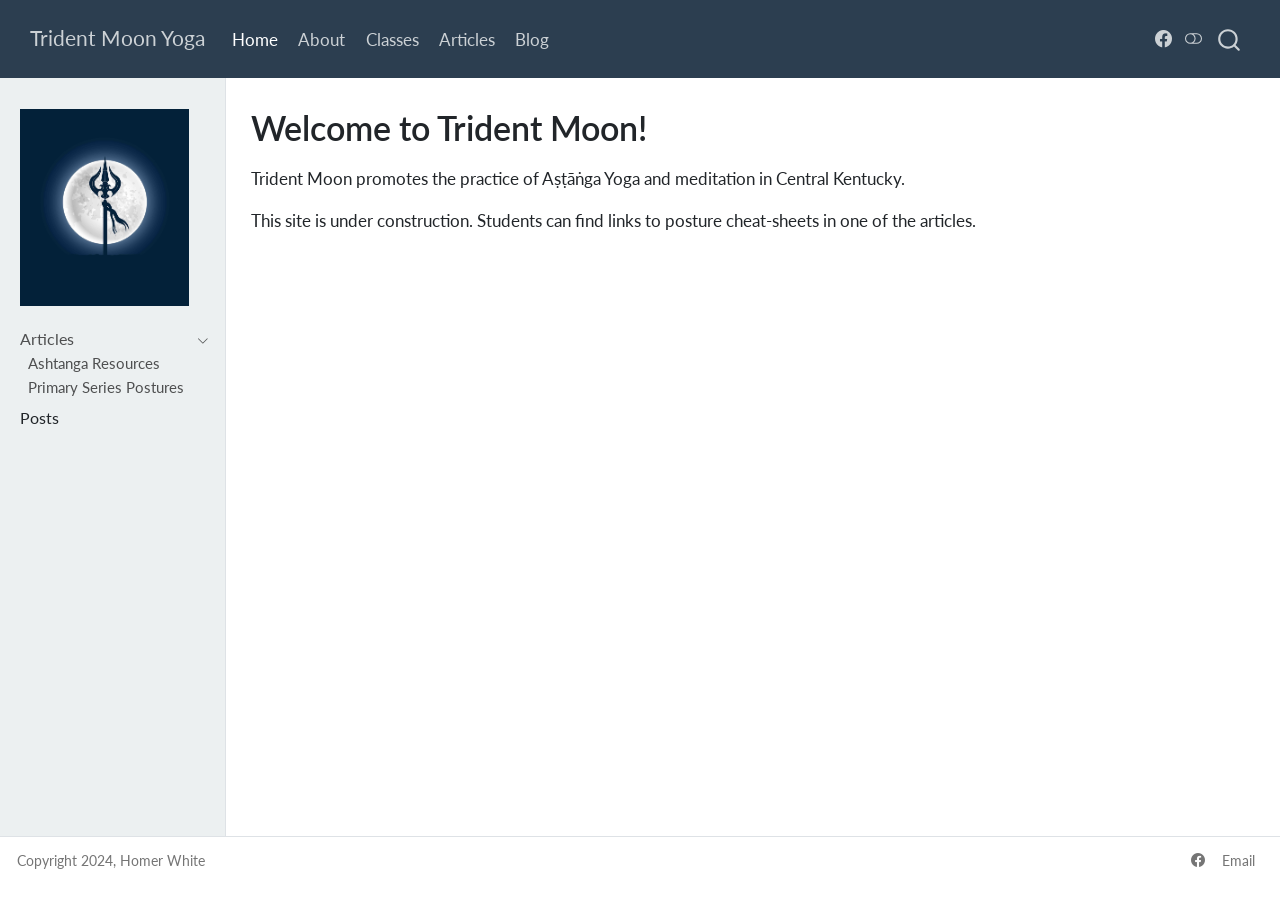
<file: docs/index.html>
<!DOCTYPE html>
<html xmlns="http://www.w3.org/1999/xhtml" lang="en" xml:lang="en"><head>

<meta charset="utf-8">
<meta name="generator" content="quarto-1.4.551">

<meta name="viewport" content="width=device-width, initial-scale=1.0, user-scalable=yes">

<meta name="description" content="<p>Ashtanga Yoga in Central Kentucky. Information on classes, articles about Ashtanga, Sanskrit, Tantra and related topics. Resources for students.</p>">

<title>Trident Moon Yoga - Welcome to Trident Moon!</title>
<style>
code{white-space: pre-wrap;}
span.smallcaps{font-variant: small-caps;}
div.columns{display: flex; gap: min(4vw, 1.5em);}
div.column{flex: auto; overflow-x: auto;}
div.hanging-indent{margin-left: 1.5em; text-indent: -1.5em;}
ul.task-list{list-style: none;}
ul.task-list li input[type="checkbox"] {
  width: 0.8em;
  margin: 0 0.8em 0.2em -1em; /* quarto-specific, see https://github.com/quarto-dev/quarto-cli/issues/4556 */ 
  vertical-align: middle;
}
</style>


<script src="site_libs/quarto-nav/quarto-nav.js"></script>
<script src="site_libs/quarto-nav/headroom.min.js"></script>
<script src="site_libs/clipboard/clipboard.min.js"></script>
<script src="site_libs/quarto-search/autocomplete.umd.js"></script>
<script src="site_libs/quarto-search/fuse.min.js"></script>
<script src="site_libs/quarto-search/quarto-search.js"></script>
<meta name="quarto:offset" content="./">
<link href="./images/trident_favicon.jpg" rel="icon" type="image/jpeg">
<script src="site_libs/quarto-html/quarto.js"></script>
<script src="site_libs/quarto-html/popper.min.js"></script>
<script src="site_libs/quarto-html/tippy.umd.min.js"></script>
<script src="site_libs/quarto-html/anchor.min.js"></script>
<link href="site_libs/quarto-html/tippy.css" rel="stylesheet">
<link href="site_libs/quarto-html/quarto-syntax-highlighting.css" rel="stylesheet" class="quarto-color-scheme" id="quarto-text-highlighting-styles">
<link href="site_libs/quarto-html/quarto-syntax-highlighting-dark.css" rel="prefetch" class="quarto-color-scheme quarto-color-alternate" id="quarto-text-highlighting-styles">
<script src="site_libs/bootstrap/bootstrap.min.js"></script>
<link href="site_libs/bootstrap/bootstrap-icons.css" rel="stylesheet">
<link href="site_libs/bootstrap/bootstrap.min.css" rel="stylesheet" class="quarto-color-scheme" id="quarto-bootstrap" data-mode="light">
<link href="site_libs/bootstrap/bootstrap-dark.min.css" rel="prefetch" class="quarto-color-scheme quarto-color-alternate" id="quarto-bootstrap" data-mode="dark">
<script id="quarto-search-options" type="application/json">{
  "location": "navbar",
  "copy-button": false,
  "collapse-after": 3,
  "panel-placement": "end",
  "type": "overlay",
  "limit": 50,
  "keyboard-shortcut": [
    "f",
    "/",
    "s"
  ],
  "show-item-context": false,
  "language": {
    "search-no-results-text": "No results",
    "search-matching-documents-text": "matching documents",
    "search-copy-link-title": "Copy link to search",
    "search-hide-matches-text": "Hide additional matches",
    "search-more-match-text": "more match in this document",
    "search-more-matches-text": "more matches in this document",
    "search-clear-button-title": "Clear",
    "search-text-placeholder": "",
    "search-detached-cancel-button-title": "Cancel",
    "search-submit-button-title": "Submit",
    "search-label": "Search"
  }
}</script>


<link rel="stylesheet" href="styles.css">
</head>

<body class="nav-sidebar docked nav-fixed">

<div id="quarto-search-results"></div>
  <header id="quarto-header" class="headroom fixed-top">
    <nav class="navbar navbar-expand-lg " data-bs-theme="dark">
      <div class="navbar-container container-fluid">
      <div class="navbar-brand-container mx-auto">
    <a class="navbar-brand" href="./index.html">
    <span class="navbar-title">Trident Moon Yoga</span>
    </a>
  </div>
            <div id="quarto-search" class="" title="Search"></div>
          <button class="navbar-toggler" type="button" data-bs-toggle="collapse" data-bs-target="#navbarCollapse" aria-controls="navbarCollapse" aria-expanded="false" aria-label="Toggle navigation" onclick="if (window.quartoToggleHeadroom) { window.quartoToggleHeadroom(); }">
  <span class="navbar-toggler-icon"></span>
</button>
          <div class="collapse navbar-collapse" id="navbarCollapse">
            <ul class="navbar-nav navbar-nav-scroll me-auto">
  <li class="nav-item">
    <a class="nav-link active" href="./index.html" aria-current="page"> 
<span class="menu-text">Home</span></a>
  </li>  
  <li class="nav-item">
    <a class="nav-link" href="./about.html"> 
<span class="menu-text">About</span></a>
  </li>  
  <li class="nav-item">
    <a class="nav-link" href="./schedule.html"> 
<span class="menu-text">Classes</span></a>
  </li>  
  <li class="nav-item">
    <a class="nav-link" href="./articles/index.html"> 
<span class="menu-text">Articles</span></a>
  </li>  
  <li class="nav-item">
    <a class="nav-link" href="./posts/index.html"> 
<span class="menu-text">Blog</span></a>
  </li>  
</ul>
          </div> <!-- /navcollapse -->
          <div class="quarto-navbar-tools">
    <a href="https://www.facebook.com/profile.php?id=61556987980351" title="" class="quarto-navigation-tool px-1" aria-label=""><i class="bi bi-facebook"></i></a>
  <a href="" class="quarto-color-scheme-toggle quarto-navigation-tool  px-1" onclick="window.quartoToggleColorScheme(); return false;" title="Toggle dark mode"><i class="bi"></i></a>
</div>
      </div> <!-- /container-fluid -->
    </nav>
  <nav class="quarto-secondary-nav">
    <div class="container-fluid d-flex">
      <button type="button" class="quarto-btn-toggle btn" data-bs-toggle="collapse" data-bs-target=".quarto-sidebar-collapse-item" aria-controls="quarto-sidebar" aria-expanded="false" aria-label="Toggle sidebar navigation" onclick="if (window.quartoToggleHeadroom) { window.quartoToggleHeadroom(); }">
        <i class="bi bi-layout-text-sidebar-reverse"></i>
      </button>
        <nav class="quarto-page-breadcrumbs" aria-label="breadcrumb"><ol class="breadcrumb"><li class="breadcrumb-item">Welcome to Trident Moon!</li></ol></nav>
        <a class="flex-grow-1" role="button" data-bs-toggle="collapse" data-bs-target=".quarto-sidebar-collapse-item" aria-controls="quarto-sidebar" aria-expanded="false" aria-label="Toggle sidebar navigation" onclick="if (window.quartoToggleHeadroom) { window.quartoToggleHeadroom(); }">      
        </a>
    </div>
  </nav>
</header>
<!-- content -->
<div id="quarto-content" class="quarto-container page-columns page-rows-contents page-layout-article page-navbar">
<!-- sidebar -->
  <nav id="quarto-sidebar" class="sidebar collapse collapse-horizontal quarto-sidebar-collapse-item sidebar-navigation docked overflow-auto">
    <div class="pt-lg-2 mt-2 text-left sidebar-header">
      <a href="./index.html" class="sidebar-logo-link">
      <img src="./images/trident_logo.jpeg" alt="" class="sidebar-logo py-0 d-lg-inline d-none">
      </a>
      </div>
    <div class="sidebar-menu-container"> 
    <ul class="list-unstyled mt-1">
        <li class="sidebar-item sidebar-item-section">
      <div class="sidebar-item-container"> 
            <a href="./articles/index.html" class="sidebar-item-text sidebar-link">
 <span class="menu-text">Articles</span></a>
          <a class="sidebar-item-toggle text-start" data-bs-toggle="collapse" data-bs-target="#quarto-sidebar-section-1" aria-expanded="true" aria-label="Toggle section">
            <i class="bi bi-chevron-right ms-2"></i>
          </a> 
      </div>
      <ul id="quarto-sidebar-section-1" class="collapse list-unstyled sidebar-section depth1 show">  
          <li class="sidebar-item">
  <div class="sidebar-item-container"> 
  <a href="./articles/ashtanga-resources/index.html" class="sidebar-item-text sidebar-link">
 <span class="menu-text">Ashtanga Resources</span></a>
  </div>
</li>
          <li class="sidebar-item">
  <div class="sidebar-item-container"> 
  <a href="./articles/primary-series-postures/index.html" class="sidebar-item-text sidebar-link">
 <span class="menu-text">Primary Series Postures</span></a>
  </div>
</li>
      </ul>
  </li>
        <li class="sidebar-item sidebar-item-section">
      <span class="sidebar-item-text sidebar-link text-start">
 <span class="menu-text">Posts</span></span>
  </li>
    </ul>
    </div>
</nav>
<div id="quarto-sidebar-glass" class="quarto-sidebar-collapse-item" data-bs-toggle="collapse" data-bs-target=".quarto-sidebar-collapse-item"></div>
<!-- margin-sidebar -->
    <div id="quarto-margin-sidebar" class="sidebar margin-sidebar">
        
    </div>
<!-- main -->
<main class="content" id="quarto-document-content">

<header id="title-block-header" class="quarto-title-block default">
<div class="quarto-title">
<h1 class="title">Welcome to Trident Moon!</h1>
</div>



<div class="quarto-title-meta">

    
  
    
  </div>
  


</header>


<p>Trident Moon promotes the practice of Aṣṭāṅga Yoga and meditation in Central Kentucky.</p>
<p>This site is under construction. Students can find links to posture cheat-sheets in one of the articles.</p>



</main> <!-- /main -->
<script id="quarto-html-after-body" type="application/javascript">
window.document.addEventListener("DOMContentLoaded", function (event) {
  const toggleBodyColorMode = (bsSheetEl) => {
    const mode = bsSheetEl.getAttribute("data-mode");
    const bodyEl = window.document.querySelector("body");
    if (mode === "dark") {
      bodyEl.classList.add("quarto-dark");
      bodyEl.classList.remove("quarto-light");
    } else {
      bodyEl.classList.add("quarto-light");
      bodyEl.classList.remove("quarto-dark");
    }
  }
  const toggleBodyColorPrimary = () => {
    const bsSheetEl = window.document.querySelector("link#quarto-bootstrap");
    if (bsSheetEl) {
      toggleBodyColorMode(bsSheetEl);
    }
  }
  toggleBodyColorPrimary();  
  const disableStylesheet = (stylesheets) => {
    for (let i=0; i < stylesheets.length; i++) {
      const stylesheet = stylesheets[i];
      stylesheet.rel = 'prefetch';
    }
  }
  const enableStylesheet = (stylesheets) => {
    for (let i=0; i < stylesheets.length; i++) {
      const stylesheet = stylesheets[i];
      stylesheet.rel = 'stylesheet';
    }
  }
  const manageTransitions = (selector, allowTransitions) => {
    const els = window.document.querySelectorAll(selector);
    for (let i=0; i < els.length; i++) {
      const el = els[i];
      if (allowTransitions) {
        el.classList.remove('notransition');
      } else {
        el.classList.add('notransition');
      }
    }
  }
  const toggleGiscusIfUsed = (isAlternate, darkModeDefault) => {
    const baseTheme = document.querySelector('#giscus-base-theme')?.value ?? 'light';
    const alternateTheme = document.querySelector('#giscus-alt-theme')?.value ?? 'dark';
    let newTheme = '';
    if(darkModeDefault) {
      newTheme = isAlternate ? baseTheme : alternateTheme;
    } else {
      newTheme = isAlternate ? alternateTheme : baseTheme;
    }
    const changeGiscusTheme = () => {
      // From: https://github.com/giscus/giscus/issues/336
      const sendMessage = (message) => {
        const iframe = document.querySelector('iframe.giscus-frame');
        if (!iframe) return;
        iframe.contentWindow.postMessage({ giscus: message }, 'https://giscus.app');
      }
      sendMessage({
        setConfig: {
          theme: newTheme
        }
      });
    }
    const isGiscussLoaded = window.document.querySelector('iframe.giscus-frame') !== null;
    if (isGiscussLoaded) {
      changeGiscusTheme();
    }
  }
  const toggleColorMode = (alternate) => {
    // Switch the stylesheets
    const alternateStylesheets = window.document.querySelectorAll('link.quarto-color-scheme.quarto-color-alternate');
    manageTransitions('#quarto-margin-sidebar .nav-link', false);
    if (alternate) {
      enableStylesheet(alternateStylesheets);
      for (const sheetNode of alternateStylesheets) {
        if (sheetNode.id === "quarto-bootstrap") {
          toggleBodyColorMode(sheetNode);
        }
      }
    } else {
      disableStylesheet(alternateStylesheets);
      toggleBodyColorPrimary();
    }
    manageTransitions('#quarto-margin-sidebar .nav-link', true);
    // Switch the toggles
    const toggles = window.document.querySelectorAll('.quarto-color-scheme-toggle');
    for (let i=0; i < toggles.length; i++) {
      const toggle = toggles[i];
      if (toggle) {
        if (alternate) {
          toggle.classList.add("alternate");     
        } else {
          toggle.classList.remove("alternate");
        }
      }
    }
    // Hack to workaround the fact that safari doesn't
    // properly recolor the scrollbar when toggling (#1455)
    if (navigator.userAgent.indexOf('Safari') > 0 && navigator.userAgent.indexOf('Chrome') == -1) {
      manageTransitions("body", false);
      window.scrollTo(0, 1);
      setTimeout(() => {
        window.scrollTo(0, 0);
        manageTransitions("body", true);
      }, 40);  
    }
  }
  const isFileUrl = () => { 
    return window.location.protocol === 'file:';
  }
  const hasAlternateSentinel = () => {  
    let styleSentinel = getColorSchemeSentinel();
    if (styleSentinel !== null) {
      return styleSentinel === "alternate";
    } else {
      return false;
    }
  }
  const setStyleSentinel = (alternate) => {
    const value = alternate ? "alternate" : "default";
    if (!isFileUrl()) {
      window.localStorage.setItem("quarto-color-scheme", value);
    } else {
      localAlternateSentinel = value;
    }
  }
  const getColorSchemeSentinel = () => {
    if (!isFileUrl()) {
      const storageValue = window.localStorage.getItem("quarto-color-scheme");
      return storageValue != null ? storageValue : localAlternateSentinel;
    } else {
      return localAlternateSentinel;
    }
  }
  const darkModeDefault = false;
  let localAlternateSentinel = darkModeDefault ? 'alternate' : 'default';
  // Dark / light mode switch
  window.quartoToggleColorScheme = () => {
    // Read the current dark / light value 
    let toAlternate = !hasAlternateSentinel();
    toggleColorMode(toAlternate);
    setStyleSentinel(toAlternate);
    toggleGiscusIfUsed(toAlternate, darkModeDefault);
  };
  // Ensure there is a toggle, if there isn't float one in the top right
  if (window.document.querySelector('.quarto-color-scheme-toggle') === null) {
    const a = window.document.createElement('a');
    a.classList.add('top-right');
    a.classList.add('quarto-color-scheme-toggle');
    a.href = "";
    a.onclick = function() { try { window.quartoToggleColorScheme(); } catch {} return false; };
    const i = window.document.createElement("i");
    i.classList.add('bi');
    a.appendChild(i);
    window.document.body.appendChild(a);
  }
  // Switch to dark mode if need be
  if (hasAlternateSentinel()) {
    toggleColorMode(true);
  } else {
    toggleColorMode(false);
  }
  const icon = "";
  const anchorJS = new window.AnchorJS();
  anchorJS.options = {
    placement: 'right',
    icon: icon
  };
  anchorJS.add('.anchored');
  const isCodeAnnotation = (el) => {
    for (const clz of el.classList) {
      if (clz.startsWith('code-annotation-')) {                     
        return true;
      }
    }
    return false;
  }
  const clipboard = new window.ClipboardJS('.code-copy-button', {
    text: function(trigger) {
      const codeEl = trigger.previousElementSibling.cloneNode(true);
      for (const childEl of codeEl.children) {
        if (isCodeAnnotation(childEl)) {
          childEl.remove();
        }
      }
      return codeEl.innerText;
    }
  });
  clipboard.on('success', function(e) {
    // button target
    const button = e.trigger;
    // don't keep focus
    button.blur();
    // flash "checked"
    button.classList.add('code-copy-button-checked');
    var currentTitle = button.getAttribute("title");
    button.setAttribute("title", "Copied!");
    let tooltip;
    if (window.bootstrap) {
      button.setAttribute("data-bs-toggle", "tooltip");
      button.setAttribute("data-bs-placement", "left");
      button.setAttribute("data-bs-title", "Copied!");
      tooltip = new bootstrap.Tooltip(button, 
        { trigger: "manual", 
          customClass: "code-copy-button-tooltip",
          offset: [0, -8]});
      tooltip.show();    
    }
    setTimeout(function() {
      if (tooltip) {
        tooltip.hide();
        button.removeAttribute("data-bs-title");
        button.removeAttribute("data-bs-toggle");
        button.removeAttribute("data-bs-placement");
      }
      button.setAttribute("title", currentTitle);
      button.classList.remove('code-copy-button-checked');
    }, 1000);
    // clear code selection
    e.clearSelection();
  });
    var localhostRegex = new RegExp(/^(?:http|https):\/\/localhost\:?[0-9]*\//);
    var mailtoRegex = new RegExp(/^mailto:/);
      var filterRegex = new RegExp('/' + window.location.host + '/');
    var isInternal = (href) => {
        return filterRegex.test(href) || localhostRegex.test(href) || mailtoRegex.test(href);
    }
    // Inspect non-navigation links and adorn them if external
 	var links = window.document.querySelectorAll('a[href]:not(.nav-link):not(.navbar-brand):not(.toc-action):not(.sidebar-link):not(.sidebar-item-toggle):not(.pagination-link):not(.no-external):not([aria-hidden]):not(.dropdown-item):not(.quarto-navigation-tool)');
    for (var i=0; i<links.length; i++) {
      const link = links[i];
      if (!isInternal(link.href)) {
        // undo the damage that might have been done by quarto-nav.js in the case of
        // links that we want to consider external
        if (link.dataset.originalHref !== undefined) {
          link.href = link.dataset.originalHref;
        }
      }
    }
  function tippyHover(el, contentFn, onTriggerFn, onUntriggerFn) {
    const config = {
      allowHTML: true,
      maxWidth: 500,
      delay: 100,
      arrow: false,
      appendTo: function(el) {
          return el.parentElement;
      },
      interactive: true,
      interactiveBorder: 10,
      theme: 'quarto',
      placement: 'bottom-start',
    };
    if (contentFn) {
      config.content = contentFn;
    }
    if (onTriggerFn) {
      config.onTrigger = onTriggerFn;
    }
    if (onUntriggerFn) {
      config.onUntrigger = onUntriggerFn;
    }
    window.tippy(el, config); 
  }
  const noterefs = window.document.querySelectorAll('a[role="doc-noteref"]');
  for (var i=0; i<noterefs.length; i++) {
    const ref = noterefs[i];
    tippyHover(ref, function() {
      // use id or data attribute instead here
      let href = ref.getAttribute('data-footnote-href') || ref.getAttribute('href');
      try { href = new URL(href).hash; } catch {}
      const id = href.replace(/^#\/?/, "");
      const note = window.document.getElementById(id);
      if (note) {
        return note.innerHTML;
      } else {
        return "";
      }
    });
  }
  const xrefs = window.document.querySelectorAll('a.quarto-xref');
  const processXRef = (id, note) => {
    // Strip column container classes
    const stripColumnClz = (el) => {
      el.classList.remove("page-full", "page-columns");
      if (el.children) {
        for (const child of el.children) {
          stripColumnClz(child);
        }
      }
    }
    stripColumnClz(note)
    if (id === null || id.startsWith('sec-')) {
      // Special case sections, only their first couple elements
      const container = document.createElement("div");
      if (note.children && note.children.length > 2) {
        container.appendChild(note.children[0].cloneNode(true));
        for (let i = 1; i < note.children.length; i++) {
          const child = note.children[i];
          if (child.tagName === "P" && child.innerText === "") {
            continue;
          } else {
            container.appendChild(child.cloneNode(true));
            break;
          }
        }
        if (window.Quarto?.typesetMath) {
          window.Quarto.typesetMath(container);
        }
        return container.innerHTML
      } else {
        if (window.Quarto?.typesetMath) {
          window.Quarto.typesetMath(note);
        }
        return note.innerHTML;
      }
    } else {
      // Remove any anchor links if they are present
      const anchorLink = note.querySelector('a.anchorjs-link');
      if (anchorLink) {
        anchorLink.remove();
      }
      if (window.Quarto?.typesetMath) {
        window.Quarto.typesetMath(note);
      }
      // TODO in 1.5, we should make sure this works without a callout special case
      if (note.classList.contains("callout")) {
        return note.outerHTML;
      } else {
        return note.innerHTML;
      }
    }
  }
  for (var i=0; i<xrefs.length; i++) {
    const xref = xrefs[i];
    tippyHover(xref, undefined, function(instance) {
      instance.disable();
      let url = xref.getAttribute('href');
      let hash = undefined; 
      if (url.startsWith('#')) {
        hash = url;
      } else {
        try { hash = new URL(url).hash; } catch {}
      }
      if (hash) {
        const id = hash.replace(/^#\/?/, "");
        const note = window.document.getElementById(id);
        if (note !== null) {
          try {
            const html = processXRef(id, note.cloneNode(true));
            instance.setContent(html);
          } finally {
            instance.enable();
            instance.show();
          }
        } else {
          // See if we can fetch this
          fetch(url.split('#')[0])
          .then(res => res.text())
          .then(html => {
            const parser = new DOMParser();
            const htmlDoc = parser.parseFromString(html, "text/html");
            const note = htmlDoc.getElementById(id);
            if (note !== null) {
              const html = processXRef(id, note);
              instance.setContent(html);
            } 
          }).finally(() => {
            instance.enable();
            instance.show();
          });
        }
      } else {
        // See if we can fetch a full url (with no hash to target)
        // This is a special case and we should probably do some content thinning / targeting
        fetch(url)
        .then(res => res.text())
        .then(html => {
          const parser = new DOMParser();
          const htmlDoc = parser.parseFromString(html, "text/html");
          const note = htmlDoc.querySelector('main.content');
          if (note !== null) {
            // This should only happen for chapter cross references
            // (since there is no id in the URL)
            // remove the first header
            if (note.children.length > 0 && note.children[0].tagName === "HEADER") {
              note.children[0].remove();
            }
            const html = processXRef(null, note);
            instance.setContent(html);
          } 
        }).finally(() => {
          instance.enable();
          instance.show();
        });
      }
    }, function(instance) {
    });
  }
      let selectedAnnoteEl;
      const selectorForAnnotation = ( cell, annotation) => {
        let cellAttr = 'data-code-cell="' + cell + '"';
        let lineAttr = 'data-code-annotation="' +  annotation + '"';
        const selector = 'span[' + cellAttr + '][' + lineAttr + ']';
        return selector;
      }
      const selectCodeLines = (annoteEl) => {
        const doc = window.document;
        const targetCell = annoteEl.getAttribute("data-target-cell");
        const targetAnnotation = annoteEl.getAttribute("data-target-annotation");
        const annoteSpan = window.document.querySelector(selectorForAnnotation(targetCell, targetAnnotation));
        const lines = annoteSpan.getAttribute("data-code-lines").split(",");
        const lineIds = lines.map((line) => {
          return targetCell + "-" + line;
        })
        let top = null;
        let height = null;
        let parent = null;
        if (lineIds.length > 0) {
            //compute the position of the single el (top and bottom and make a div)
            const el = window.document.getElementById(lineIds[0]);
            top = el.offsetTop;
            height = el.offsetHeight;
            parent = el.parentElement.parentElement;
          if (lineIds.length > 1) {
            const lastEl = window.document.getElementById(lineIds[lineIds.length - 1]);
            const bottom = lastEl.offsetTop + lastEl.offsetHeight;
            height = bottom - top;
          }
          if (top !== null && height !== null && parent !== null) {
            // cook up a div (if necessary) and position it 
            let div = window.document.getElementById("code-annotation-line-highlight");
            if (div === null) {
              div = window.document.createElement("div");
              div.setAttribute("id", "code-annotation-line-highlight");
              div.style.position = 'absolute';
              parent.appendChild(div);
            }
            div.style.top = top - 2 + "px";
            div.style.height = height + 4 + "px";
            div.style.left = 0;
            let gutterDiv = window.document.getElementById("code-annotation-line-highlight-gutter");
            if (gutterDiv === null) {
              gutterDiv = window.document.createElement("div");
              gutterDiv.setAttribute("id", "code-annotation-line-highlight-gutter");
              gutterDiv.style.position = 'absolute';
              const codeCell = window.document.getElementById(targetCell);
              const gutter = codeCell.querySelector('.code-annotation-gutter');
              gutter.appendChild(gutterDiv);
            }
            gutterDiv.style.top = top - 2 + "px";
            gutterDiv.style.height = height + 4 + "px";
          }
          selectedAnnoteEl = annoteEl;
        }
      };
      const unselectCodeLines = () => {
        const elementsIds = ["code-annotation-line-highlight", "code-annotation-line-highlight-gutter"];
        elementsIds.forEach((elId) => {
          const div = window.document.getElementById(elId);
          if (div) {
            div.remove();
          }
        });
        selectedAnnoteEl = undefined;
      };
        // Handle positioning of the toggle
    window.addEventListener(
      "resize",
      throttle(() => {
        elRect = undefined;
        if (selectedAnnoteEl) {
          selectCodeLines(selectedAnnoteEl);
        }
      }, 10)
    );
    function throttle(fn, ms) {
    let throttle = false;
    let timer;
      return (...args) => {
        if(!throttle) { // first call gets through
            fn.apply(this, args);
            throttle = true;
        } else { // all the others get throttled
            if(timer) clearTimeout(timer); // cancel #2
            timer = setTimeout(() => {
              fn.apply(this, args);
              timer = throttle = false;
            }, ms);
        }
      };
    }
      // Attach click handler to the DT
      const annoteDls = window.document.querySelectorAll('dt[data-target-cell]');
      for (const annoteDlNode of annoteDls) {
        annoteDlNode.addEventListener('click', (event) => {
          const clickedEl = event.target;
          if (clickedEl !== selectedAnnoteEl) {
            unselectCodeLines();
            const activeEl = window.document.querySelector('dt[data-target-cell].code-annotation-active');
            if (activeEl) {
              activeEl.classList.remove('code-annotation-active');
            }
            selectCodeLines(clickedEl);
            clickedEl.classList.add('code-annotation-active');
          } else {
            // Unselect the line
            unselectCodeLines();
            clickedEl.classList.remove('code-annotation-active');
          }
        });
      }
  const findCites = (el) => {
    const parentEl = el.parentElement;
    if (parentEl) {
      const cites = parentEl.dataset.cites;
      if (cites) {
        return {
          el,
          cites: cites.split(' ')
        };
      } else {
        return findCites(el.parentElement)
      }
    } else {
      return undefined;
    }
  };
  var bibliorefs = window.document.querySelectorAll('a[role="doc-biblioref"]');
  for (var i=0; i<bibliorefs.length; i++) {
    const ref = bibliorefs[i];
    const citeInfo = findCites(ref);
    if (citeInfo) {
      tippyHover(citeInfo.el, function() {
        var popup = window.document.createElement('div');
        citeInfo.cites.forEach(function(cite) {
          var citeDiv = window.document.createElement('div');
          citeDiv.classList.add('hanging-indent');
          citeDiv.classList.add('csl-entry');
          var biblioDiv = window.document.getElementById('ref-' + cite);
          if (biblioDiv) {
            citeDiv.innerHTML = biblioDiv.innerHTML;
          }
          popup.appendChild(citeDiv);
        });
        return popup.innerHTML;
      });
    }
  }
});
</script>
</div> <!-- /content -->
<footer class="footer">
  <div class="nav-footer">
    <div class="nav-footer-left">
<p>Copyright 2024, Homer White</p>
</div>   
    <div class="nav-footer-center">
      &nbsp;
    </div>
    <div class="nav-footer-right">
      <ul class="footer-items list-unstyled">
    <li class="nav-item compact">
    <a class="nav-link" href="https://www.facebook.com/profile.php?id=61556987980351">
      <i class="bi bi-facebook" role="img">
</i> 
    </a>
  </li>  
    <li class="nav-item">
    <a class="nav-link" href="mailto:homerhanumat@gmail.com">
<p>Email</p>
</a>
  </li>  
</ul>
    </div>
  </div>
</footer>




</body></html>
</file>
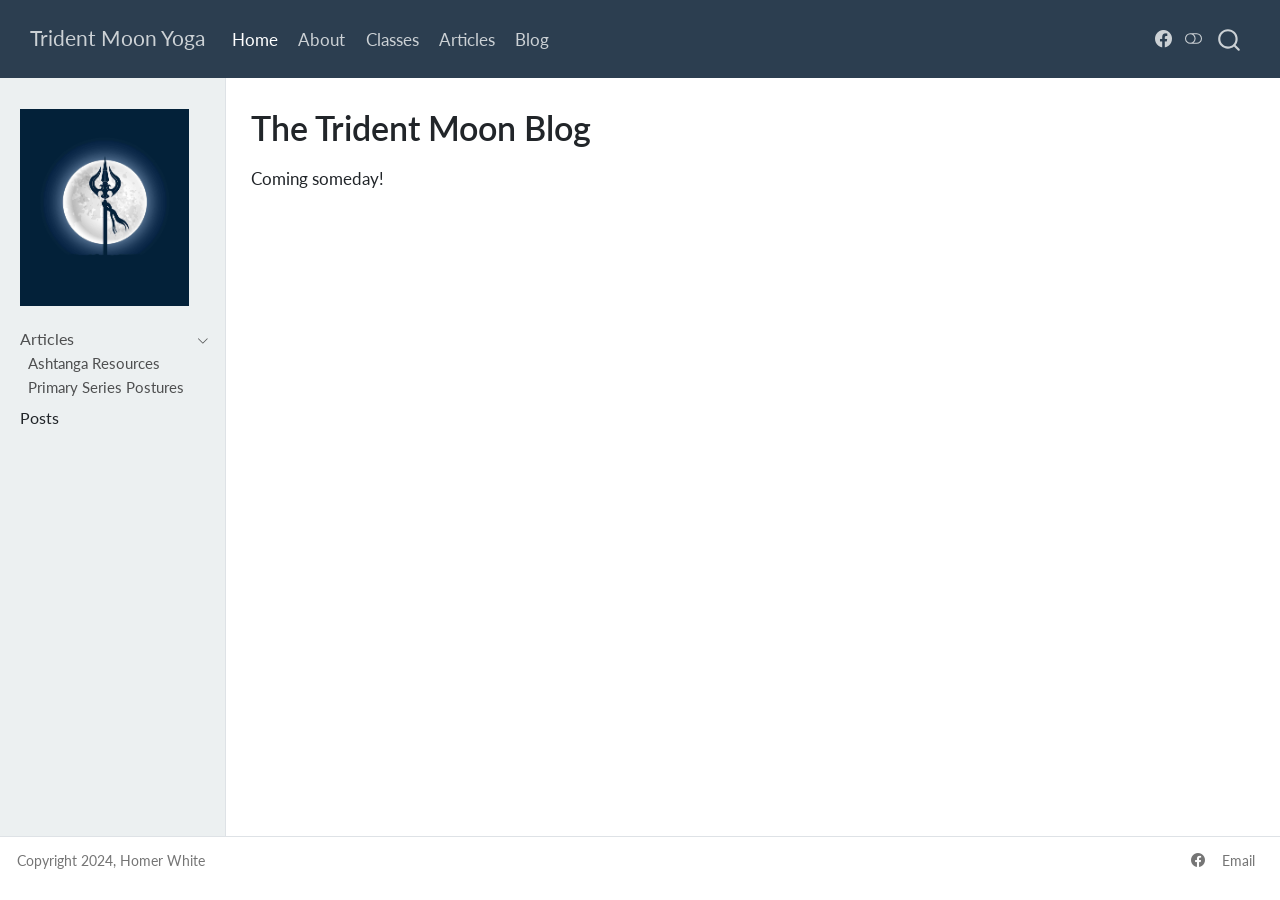
<file: docs/posts/index.html>
<!DOCTYPE html>
<html xmlns="http://www.w3.org/1999/xhtml" lang="en" xml:lang="en"><head>

<meta charset="utf-8">
<meta name="generator" content="quarto-1.4.551">

<meta name="viewport" content="width=device-width, initial-scale=1.0, user-scalable=yes">


<title>Trident Moon Yoga - The Trident Moon Blog</title>
<style>
code{white-space: pre-wrap;}
span.smallcaps{font-variant: small-caps;}
div.columns{display: flex; gap: min(4vw, 1.5em);}
div.column{flex: auto; overflow-x: auto;}
div.hanging-indent{margin-left: 1.5em; text-indent: -1.5em;}
ul.task-list{list-style: none;}
ul.task-list li input[type="checkbox"] {
  width: 0.8em;
  margin: 0 0.8em 0.2em -1em; /* quarto-specific, see https://github.com/quarto-dev/quarto-cli/issues/4556 */ 
  vertical-align: middle;
}
</style>


<script src="../site_libs/quarto-nav/quarto-nav.js"></script>
<script src="../site_libs/quarto-nav/headroom.min.js"></script>
<script src="../site_libs/clipboard/clipboard.min.js"></script>
<script src="../site_libs/quarto-search/autocomplete.umd.js"></script>
<script src="../site_libs/quarto-search/fuse.min.js"></script>
<script src="../site_libs/quarto-search/quarto-search.js"></script>
<meta name="quarto:offset" content="../">
<link href="../images/trident_favicon.jpg" rel="icon" type="image/jpeg">
<script src="../site_libs/quarto-html/quarto.js"></script>
<script src="../site_libs/quarto-html/popper.min.js"></script>
<script src="../site_libs/quarto-html/tippy.umd.min.js"></script>
<script src="../site_libs/quarto-html/anchor.min.js"></script>
<link href="../site_libs/quarto-html/tippy.css" rel="stylesheet">
<link href="../site_libs/quarto-html/quarto-syntax-highlighting.css" rel="stylesheet" class="quarto-color-scheme" id="quarto-text-highlighting-styles">
<link href="../site_libs/quarto-html/quarto-syntax-highlighting-dark.css" rel="prefetch" class="quarto-color-scheme quarto-color-alternate" id="quarto-text-highlighting-styles">
<script src="../site_libs/bootstrap/bootstrap.min.js"></script>
<link href="../site_libs/bootstrap/bootstrap-icons.css" rel="stylesheet">
<link href="../site_libs/bootstrap/bootstrap.min.css" rel="stylesheet" class="quarto-color-scheme" id="quarto-bootstrap" data-mode="light">
<link href="../site_libs/bootstrap/bootstrap-dark.min.css" rel="prefetch" class="quarto-color-scheme quarto-color-alternate" id="quarto-bootstrap" data-mode="dark">
<script id="quarto-search-options" type="application/json">{
  "location": "navbar",
  "copy-button": false,
  "collapse-after": 3,
  "panel-placement": "end",
  "type": "overlay",
  "limit": 50,
  "keyboard-shortcut": [
    "f",
    "/",
    "s"
  ],
  "show-item-context": false,
  "language": {
    "search-no-results-text": "No results",
    "search-matching-documents-text": "matching documents",
    "search-copy-link-title": "Copy link to search",
    "search-hide-matches-text": "Hide additional matches",
    "search-more-match-text": "more match in this document",
    "search-more-matches-text": "more matches in this document",
    "search-clear-button-title": "Clear",
    "search-text-placeholder": "",
    "search-detached-cancel-button-title": "Cancel",
    "search-submit-button-title": "Submit",
    "search-label": "Search"
  }
}</script>


<link rel="stylesheet" href="../styles.css">
</head>

<body class="nav-sidebar docked nav-fixed">

<div id="quarto-search-results"></div>
  <header id="quarto-header" class="headroom fixed-top">
    <nav class="navbar navbar-expand-lg " data-bs-theme="dark">
      <div class="navbar-container container-fluid">
      <div class="navbar-brand-container mx-auto">
    <a class="navbar-brand" href="../index.html">
    <span class="navbar-title">Trident Moon Yoga</span>
    </a>
  </div>
            <div id="quarto-search" class="" title="Search"></div>
          <button class="navbar-toggler" type="button" data-bs-toggle="collapse" data-bs-target="#navbarCollapse" aria-controls="navbarCollapse" aria-expanded="false" aria-label="Toggle navigation" onclick="if (window.quartoToggleHeadroom) { window.quartoToggleHeadroom(); }">
  <span class="navbar-toggler-icon"></span>
</button>
          <div class="collapse navbar-collapse" id="navbarCollapse">
            <ul class="navbar-nav navbar-nav-scroll me-auto">
  <li class="nav-item">
    <a class="nav-link active" href="../index.html" aria-current="page"> 
<span class="menu-text">Home</span></a>
  </li>  
  <li class="nav-item">
    <a class="nav-link" href="../about.html"> 
<span class="menu-text">About</span></a>
  </li>  
  <li class="nav-item">
    <a class="nav-link" href="../schedule.html"> 
<span class="menu-text">Classes</span></a>
  </li>  
  <li class="nav-item">
    <a class="nav-link" href="../articles/index.html"> 
<span class="menu-text">Articles</span></a>
  </li>  
  <li class="nav-item">
    <a class="nav-link" href="../posts/index.html"> 
<span class="menu-text">Blog</span></a>
  </li>  
</ul>
          </div> <!-- /navcollapse -->
          <div class="quarto-navbar-tools">
    <a href="https://www.facebook.com/profile.php?id=61556987980351" title="" class="quarto-navigation-tool px-1" aria-label=""><i class="bi bi-facebook"></i></a>
  <a href="" class="quarto-color-scheme-toggle quarto-navigation-tool  px-1" onclick="window.quartoToggleColorScheme(); return false;" title="Toggle dark mode"><i class="bi"></i></a>
</div>
      </div> <!-- /container-fluid -->
    </nav>
  <nav class="quarto-secondary-nav">
    <div class="container-fluid d-flex">
      <button type="button" class="quarto-btn-toggle btn" data-bs-toggle="collapse" data-bs-target=".quarto-sidebar-collapse-item" aria-controls="quarto-sidebar" aria-expanded="false" aria-label="Toggle sidebar navigation" onclick="if (window.quartoToggleHeadroom) { window.quartoToggleHeadroom(); }">
        <i class="bi bi-layout-text-sidebar-reverse"></i>
      </button>
        <nav class="quarto-page-breadcrumbs" aria-label="breadcrumb"><ol class="breadcrumb"><li class="breadcrumb-item"><a href="../posts/index.html">Posts</a></li></ol></nav>
        <a class="flex-grow-1" role="button" data-bs-toggle="collapse" data-bs-target=".quarto-sidebar-collapse-item" aria-controls="quarto-sidebar" aria-expanded="false" aria-label="Toggle sidebar navigation" onclick="if (window.quartoToggleHeadroom) { window.quartoToggleHeadroom(); }">      
        </a>
    </div>
  </nav>
</header>
<!-- content -->
<div id="quarto-content" class="quarto-container page-columns page-rows-contents page-layout-article page-navbar">
<!-- sidebar -->
  <nav id="quarto-sidebar" class="sidebar collapse collapse-horizontal quarto-sidebar-collapse-item sidebar-navigation docked overflow-auto">
    <div class="pt-lg-2 mt-2 text-left sidebar-header">
      <a href="../index.html" class="sidebar-logo-link">
      <img src="../images/trident_logo.jpeg" alt="" class="sidebar-logo py-0 d-lg-inline d-none">
      </a>
      </div>
    <div class="sidebar-menu-container"> 
    <ul class="list-unstyled mt-1">
        <li class="sidebar-item sidebar-item-section">
      <div class="sidebar-item-container"> 
            <a href="../articles/index.html" class="sidebar-item-text sidebar-link">
 <span class="menu-text">Articles</span></a>
          <a class="sidebar-item-toggle text-start" data-bs-toggle="collapse" data-bs-target="#quarto-sidebar-section-1" aria-expanded="true" aria-label="Toggle section">
            <i class="bi bi-chevron-right ms-2"></i>
          </a> 
      </div>
      <ul id="quarto-sidebar-section-1" class="collapse list-unstyled sidebar-section depth1 show">  
          <li class="sidebar-item">
  <div class="sidebar-item-container"> 
  <a href="../articles/ashtanga-resources/index.html" class="sidebar-item-text sidebar-link">
 <span class="menu-text">Ashtanga Resources</span></a>
  </div>
</li>
          <li class="sidebar-item">
  <div class="sidebar-item-container"> 
  <a href="../articles/primary-series-postures/index.html" class="sidebar-item-text sidebar-link">
 <span class="menu-text">Primary Series Postures</span></a>
  </div>
</li>
      </ul>
  </li>
        <li class="sidebar-item sidebar-item-section">
      <span class="sidebar-item-text sidebar-link text-start">
 <span class="menu-text">Posts</span></span>
  </li>
    </ul>
    </div>
</nav>
<div id="quarto-sidebar-glass" class="quarto-sidebar-collapse-item" data-bs-toggle="collapse" data-bs-target=".quarto-sidebar-collapse-item"></div>
<!-- margin-sidebar -->
    <div id="quarto-margin-sidebar" class="sidebar margin-sidebar">
        
    </div>
<!-- main -->
<main class="content" id="quarto-document-content">

<header id="title-block-header" class="quarto-title-block default">
<div class="quarto-title">
<h1 class="title">The Trident Moon Blog</h1>
</div>



<div class="quarto-title-meta">

    
  
    
  </div>
  


</header>


<p>Coming someday!</p>



</main> <!-- /main -->
<script id="quarto-html-after-body" type="application/javascript">
window.document.addEventListener("DOMContentLoaded", function (event) {
  const toggleBodyColorMode = (bsSheetEl) => {
    const mode = bsSheetEl.getAttribute("data-mode");
    const bodyEl = window.document.querySelector("body");
    if (mode === "dark") {
      bodyEl.classList.add("quarto-dark");
      bodyEl.classList.remove("quarto-light");
    } else {
      bodyEl.classList.add("quarto-light");
      bodyEl.classList.remove("quarto-dark");
    }
  }
  const toggleBodyColorPrimary = () => {
    const bsSheetEl = window.document.querySelector("link#quarto-bootstrap");
    if (bsSheetEl) {
      toggleBodyColorMode(bsSheetEl);
    }
  }
  toggleBodyColorPrimary();  
  const disableStylesheet = (stylesheets) => {
    for (let i=0; i < stylesheets.length; i++) {
      const stylesheet = stylesheets[i];
      stylesheet.rel = 'prefetch';
    }
  }
  const enableStylesheet = (stylesheets) => {
    for (let i=0; i < stylesheets.length; i++) {
      const stylesheet = stylesheets[i];
      stylesheet.rel = 'stylesheet';
    }
  }
  const manageTransitions = (selector, allowTransitions) => {
    const els = window.document.querySelectorAll(selector);
    for (let i=0; i < els.length; i++) {
      const el = els[i];
      if (allowTransitions) {
        el.classList.remove('notransition');
      } else {
        el.classList.add('notransition');
      }
    }
  }
  const toggleGiscusIfUsed = (isAlternate, darkModeDefault) => {
    const baseTheme = document.querySelector('#giscus-base-theme')?.value ?? 'light';
    const alternateTheme = document.querySelector('#giscus-alt-theme')?.value ?? 'dark';
    let newTheme = '';
    if(darkModeDefault) {
      newTheme = isAlternate ? baseTheme : alternateTheme;
    } else {
      newTheme = isAlternate ? alternateTheme : baseTheme;
    }
    const changeGiscusTheme = () => {
      // From: https://github.com/giscus/giscus/issues/336
      const sendMessage = (message) => {
        const iframe = document.querySelector('iframe.giscus-frame');
        if (!iframe) return;
        iframe.contentWindow.postMessage({ giscus: message }, 'https://giscus.app');
      }
      sendMessage({
        setConfig: {
          theme: newTheme
        }
      });
    }
    const isGiscussLoaded = window.document.querySelector('iframe.giscus-frame') !== null;
    if (isGiscussLoaded) {
      changeGiscusTheme();
    }
  }
  const toggleColorMode = (alternate) => {
    // Switch the stylesheets
    const alternateStylesheets = window.document.querySelectorAll('link.quarto-color-scheme.quarto-color-alternate');
    manageTransitions('#quarto-margin-sidebar .nav-link', false);
    if (alternate) {
      enableStylesheet(alternateStylesheets);
      for (const sheetNode of alternateStylesheets) {
        if (sheetNode.id === "quarto-bootstrap") {
          toggleBodyColorMode(sheetNode);
        }
      }
    } else {
      disableStylesheet(alternateStylesheets);
      toggleBodyColorPrimary();
    }
    manageTransitions('#quarto-margin-sidebar .nav-link', true);
    // Switch the toggles
    const toggles = window.document.querySelectorAll('.quarto-color-scheme-toggle');
    for (let i=0; i < toggles.length; i++) {
      const toggle = toggles[i];
      if (toggle) {
        if (alternate) {
          toggle.classList.add("alternate");     
        } else {
          toggle.classList.remove("alternate");
        }
      }
    }
    // Hack to workaround the fact that safari doesn't
    // properly recolor the scrollbar when toggling (#1455)
    if (navigator.userAgent.indexOf('Safari') > 0 && navigator.userAgent.indexOf('Chrome') == -1) {
      manageTransitions("body", false);
      window.scrollTo(0, 1);
      setTimeout(() => {
        window.scrollTo(0, 0);
        manageTransitions("body", true);
      }, 40);  
    }
  }
  const isFileUrl = () => { 
    return window.location.protocol === 'file:';
  }
  const hasAlternateSentinel = () => {  
    let styleSentinel = getColorSchemeSentinel();
    if (styleSentinel !== null) {
      return styleSentinel === "alternate";
    } else {
      return false;
    }
  }
  const setStyleSentinel = (alternate) => {
    const value = alternate ? "alternate" : "default";
    if (!isFileUrl()) {
      window.localStorage.setItem("quarto-color-scheme", value);
    } else {
      localAlternateSentinel = value;
    }
  }
  const getColorSchemeSentinel = () => {
    if (!isFileUrl()) {
      const storageValue = window.localStorage.getItem("quarto-color-scheme");
      return storageValue != null ? storageValue : localAlternateSentinel;
    } else {
      return localAlternateSentinel;
    }
  }
  const darkModeDefault = false;
  let localAlternateSentinel = darkModeDefault ? 'alternate' : 'default';
  // Dark / light mode switch
  window.quartoToggleColorScheme = () => {
    // Read the current dark / light value 
    let toAlternate = !hasAlternateSentinel();
    toggleColorMode(toAlternate);
    setStyleSentinel(toAlternate);
    toggleGiscusIfUsed(toAlternate, darkModeDefault);
  };
  // Ensure there is a toggle, if there isn't float one in the top right
  if (window.document.querySelector('.quarto-color-scheme-toggle') === null) {
    const a = window.document.createElement('a');
    a.classList.add('top-right');
    a.classList.add('quarto-color-scheme-toggle');
    a.href = "";
    a.onclick = function() { try { window.quartoToggleColorScheme(); } catch {} return false; };
    const i = window.document.createElement("i");
    i.classList.add('bi');
    a.appendChild(i);
    window.document.body.appendChild(a);
  }
  // Switch to dark mode if need be
  if (hasAlternateSentinel()) {
    toggleColorMode(true);
  } else {
    toggleColorMode(false);
  }
  const icon = "";
  const anchorJS = new window.AnchorJS();
  anchorJS.options = {
    placement: 'right',
    icon: icon
  };
  anchorJS.add('.anchored');
  const isCodeAnnotation = (el) => {
    for (const clz of el.classList) {
      if (clz.startsWith('code-annotation-')) {                     
        return true;
      }
    }
    return false;
  }
  const clipboard = new window.ClipboardJS('.code-copy-button', {
    text: function(trigger) {
      const codeEl = trigger.previousElementSibling.cloneNode(true);
      for (const childEl of codeEl.children) {
        if (isCodeAnnotation(childEl)) {
          childEl.remove();
        }
      }
      return codeEl.innerText;
    }
  });
  clipboard.on('success', function(e) {
    // button target
    const button = e.trigger;
    // don't keep focus
    button.blur();
    // flash "checked"
    button.classList.add('code-copy-button-checked');
    var currentTitle = button.getAttribute("title");
    button.setAttribute("title", "Copied!");
    let tooltip;
    if (window.bootstrap) {
      button.setAttribute("data-bs-toggle", "tooltip");
      button.setAttribute("data-bs-placement", "left");
      button.setAttribute("data-bs-title", "Copied!");
      tooltip = new bootstrap.Tooltip(button, 
        { trigger: "manual", 
          customClass: "code-copy-button-tooltip",
          offset: [0, -8]});
      tooltip.show();    
    }
    setTimeout(function() {
      if (tooltip) {
        tooltip.hide();
        button.removeAttribute("data-bs-title");
        button.removeAttribute("data-bs-toggle");
        button.removeAttribute("data-bs-placement");
      }
      button.setAttribute("title", currentTitle);
      button.classList.remove('code-copy-button-checked');
    }, 1000);
    // clear code selection
    e.clearSelection();
  });
    var localhostRegex = new RegExp(/^(?:http|https):\/\/localhost\:?[0-9]*\//);
    var mailtoRegex = new RegExp(/^mailto:/);
      var filterRegex = new RegExp('/' + window.location.host + '/');
    var isInternal = (href) => {
        return filterRegex.test(href) || localhostRegex.test(href) || mailtoRegex.test(href);
    }
    // Inspect non-navigation links and adorn them if external
 	var links = window.document.querySelectorAll('a[href]:not(.nav-link):not(.navbar-brand):not(.toc-action):not(.sidebar-link):not(.sidebar-item-toggle):not(.pagination-link):not(.no-external):not([aria-hidden]):not(.dropdown-item):not(.quarto-navigation-tool)');
    for (var i=0; i<links.length; i++) {
      const link = links[i];
      if (!isInternal(link.href)) {
        // undo the damage that might have been done by quarto-nav.js in the case of
        // links that we want to consider external
        if (link.dataset.originalHref !== undefined) {
          link.href = link.dataset.originalHref;
        }
      }
    }
  function tippyHover(el, contentFn, onTriggerFn, onUntriggerFn) {
    const config = {
      allowHTML: true,
      maxWidth: 500,
      delay: 100,
      arrow: false,
      appendTo: function(el) {
          return el.parentElement;
      },
      interactive: true,
      interactiveBorder: 10,
      theme: 'quarto',
      placement: 'bottom-start',
    };
    if (contentFn) {
      config.content = contentFn;
    }
    if (onTriggerFn) {
      config.onTrigger = onTriggerFn;
    }
    if (onUntriggerFn) {
      config.onUntrigger = onUntriggerFn;
    }
    window.tippy(el, config); 
  }
  const noterefs = window.document.querySelectorAll('a[role="doc-noteref"]');
  for (var i=0; i<noterefs.length; i++) {
    const ref = noterefs[i];
    tippyHover(ref, function() {
      // use id or data attribute instead here
      let href = ref.getAttribute('data-footnote-href') || ref.getAttribute('href');
      try { href = new URL(href).hash; } catch {}
      const id = href.replace(/^#\/?/, "");
      const note = window.document.getElementById(id);
      if (note) {
        return note.innerHTML;
      } else {
        return "";
      }
    });
  }
  const xrefs = window.document.querySelectorAll('a.quarto-xref');
  const processXRef = (id, note) => {
    // Strip column container classes
    const stripColumnClz = (el) => {
      el.classList.remove("page-full", "page-columns");
      if (el.children) {
        for (const child of el.children) {
          stripColumnClz(child);
        }
      }
    }
    stripColumnClz(note)
    if (id === null || id.startsWith('sec-')) {
      // Special case sections, only their first couple elements
      const container = document.createElement("div");
      if (note.children && note.children.length > 2) {
        container.appendChild(note.children[0].cloneNode(true));
        for (let i = 1; i < note.children.length; i++) {
          const child = note.children[i];
          if (child.tagName === "P" && child.innerText === "") {
            continue;
          } else {
            container.appendChild(child.cloneNode(true));
            break;
          }
        }
        if (window.Quarto?.typesetMath) {
          window.Quarto.typesetMath(container);
        }
        return container.innerHTML
      } else {
        if (window.Quarto?.typesetMath) {
          window.Quarto.typesetMath(note);
        }
        return note.innerHTML;
      }
    } else {
      // Remove any anchor links if they are present
      const anchorLink = note.querySelector('a.anchorjs-link');
      if (anchorLink) {
        anchorLink.remove();
      }
      if (window.Quarto?.typesetMath) {
        window.Quarto.typesetMath(note);
      }
      // TODO in 1.5, we should make sure this works without a callout special case
      if (note.classList.contains("callout")) {
        return note.outerHTML;
      } else {
        return note.innerHTML;
      }
    }
  }
  for (var i=0; i<xrefs.length; i++) {
    const xref = xrefs[i];
    tippyHover(xref, undefined, function(instance) {
      instance.disable();
      let url = xref.getAttribute('href');
      let hash = undefined; 
      if (url.startsWith('#')) {
        hash = url;
      } else {
        try { hash = new URL(url).hash; } catch {}
      }
      if (hash) {
        const id = hash.replace(/^#\/?/, "");
        const note = window.document.getElementById(id);
        if (note !== null) {
          try {
            const html = processXRef(id, note.cloneNode(true));
            instance.setContent(html);
          } finally {
            instance.enable();
            instance.show();
          }
        } else {
          // See if we can fetch this
          fetch(url.split('#')[0])
          .then(res => res.text())
          .then(html => {
            const parser = new DOMParser();
            const htmlDoc = parser.parseFromString(html, "text/html");
            const note = htmlDoc.getElementById(id);
            if (note !== null) {
              const html = processXRef(id, note);
              instance.setContent(html);
            } 
          }).finally(() => {
            instance.enable();
            instance.show();
          });
        }
      } else {
        // See if we can fetch a full url (with no hash to target)
        // This is a special case and we should probably do some content thinning / targeting
        fetch(url)
        .then(res => res.text())
        .then(html => {
          const parser = new DOMParser();
          const htmlDoc = parser.parseFromString(html, "text/html");
          const note = htmlDoc.querySelector('main.content');
          if (note !== null) {
            // This should only happen for chapter cross references
            // (since there is no id in the URL)
            // remove the first header
            if (note.children.length > 0 && note.children[0].tagName === "HEADER") {
              note.children[0].remove();
            }
            const html = processXRef(null, note);
            instance.setContent(html);
          } 
        }).finally(() => {
          instance.enable();
          instance.show();
        });
      }
    }, function(instance) {
    });
  }
      let selectedAnnoteEl;
      const selectorForAnnotation = ( cell, annotation) => {
        let cellAttr = 'data-code-cell="' + cell + '"';
        let lineAttr = 'data-code-annotation="' +  annotation + '"';
        const selector = 'span[' + cellAttr + '][' + lineAttr + ']';
        return selector;
      }
      const selectCodeLines = (annoteEl) => {
        const doc = window.document;
        const targetCell = annoteEl.getAttribute("data-target-cell");
        const targetAnnotation = annoteEl.getAttribute("data-target-annotation");
        const annoteSpan = window.document.querySelector(selectorForAnnotation(targetCell, targetAnnotation));
        const lines = annoteSpan.getAttribute("data-code-lines").split(",");
        const lineIds = lines.map((line) => {
          return targetCell + "-" + line;
        })
        let top = null;
        let height = null;
        let parent = null;
        if (lineIds.length > 0) {
            //compute the position of the single el (top and bottom and make a div)
            const el = window.document.getElementById(lineIds[0]);
            top = el.offsetTop;
            height = el.offsetHeight;
            parent = el.parentElement.parentElement;
          if (lineIds.length > 1) {
            const lastEl = window.document.getElementById(lineIds[lineIds.length - 1]);
            const bottom = lastEl.offsetTop + lastEl.offsetHeight;
            height = bottom - top;
          }
          if (top !== null && height !== null && parent !== null) {
            // cook up a div (if necessary) and position it 
            let div = window.document.getElementById("code-annotation-line-highlight");
            if (div === null) {
              div = window.document.createElement("div");
              div.setAttribute("id", "code-annotation-line-highlight");
              div.style.position = 'absolute';
              parent.appendChild(div);
            }
            div.style.top = top - 2 + "px";
            div.style.height = height + 4 + "px";
            div.style.left = 0;
            let gutterDiv = window.document.getElementById("code-annotation-line-highlight-gutter");
            if (gutterDiv === null) {
              gutterDiv = window.document.createElement("div");
              gutterDiv.setAttribute("id", "code-annotation-line-highlight-gutter");
              gutterDiv.style.position = 'absolute';
              const codeCell = window.document.getElementById(targetCell);
              const gutter = codeCell.querySelector('.code-annotation-gutter');
              gutter.appendChild(gutterDiv);
            }
            gutterDiv.style.top = top - 2 + "px";
            gutterDiv.style.height = height + 4 + "px";
          }
          selectedAnnoteEl = annoteEl;
        }
      };
      const unselectCodeLines = () => {
        const elementsIds = ["code-annotation-line-highlight", "code-annotation-line-highlight-gutter"];
        elementsIds.forEach((elId) => {
          const div = window.document.getElementById(elId);
          if (div) {
            div.remove();
          }
        });
        selectedAnnoteEl = undefined;
      };
        // Handle positioning of the toggle
    window.addEventListener(
      "resize",
      throttle(() => {
        elRect = undefined;
        if (selectedAnnoteEl) {
          selectCodeLines(selectedAnnoteEl);
        }
      }, 10)
    );
    function throttle(fn, ms) {
    let throttle = false;
    let timer;
      return (...args) => {
        if(!throttle) { // first call gets through
            fn.apply(this, args);
            throttle = true;
        } else { // all the others get throttled
            if(timer) clearTimeout(timer); // cancel #2
            timer = setTimeout(() => {
              fn.apply(this, args);
              timer = throttle = false;
            }, ms);
        }
      };
    }
      // Attach click handler to the DT
      const annoteDls = window.document.querySelectorAll('dt[data-target-cell]');
      for (const annoteDlNode of annoteDls) {
        annoteDlNode.addEventListener('click', (event) => {
          const clickedEl = event.target;
          if (clickedEl !== selectedAnnoteEl) {
            unselectCodeLines();
            const activeEl = window.document.querySelector('dt[data-target-cell].code-annotation-active');
            if (activeEl) {
              activeEl.classList.remove('code-annotation-active');
            }
            selectCodeLines(clickedEl);
            clickedEl.classList.add('code-annotation-active');
          } else {
            // Unselect the line
            unselectCodeLines();
            clickedEl.classList.remove('code-annotation-active');
          }
        });
      }
  const findCites = (el) => {
    const parentEl = el.parentElement;
    if (parentEl) {
      const cites = parentEl.dataset.cites;
      if (cites) {
        return {
          el,
          cites: cites.split(' ')
        };
      } else {
        return findCites(el.parentElement)
      }
    } else {
      return undefined;
    }
  };
  var bibliorefs = window.document.querySelectorAll('a[role="doc-biblioref"]');
  for (var i=0; i<bibliorefs.length; i++) {
    const ref = bibliorefs[i];
    const citeInfo = findCites(ref);
    if (citeInfo) {
      tippyHover(citeInfo.el, function() {
        var popup = window.document.createElement('div');
        citeInfo.cites.forEach(function(cite) {
          var citeDiv = window.document.createElement('div');
          citeDiv.classList.add('hanging-indent');
          citeDiv.classList.add('csl-entry');
          var biblioDiv = window.document.getElementById('ref-' + cite);
          if (biblioDiv) {
            citeDiv.innerHTML = biblioDiv.innerHTML;
          }
          popup.appendChild(citeDiv);
        });
        return popup.innerHTML;
      });
    }
  }
});
</script>
</div> <!-- /content -->
<footer class="footer">
  <div class="nav-footer">
    <div class="nav-footer-left">
<p>Copyright 2024, Homer White</p>
</div>   
    <div class="nav-footer-center">
      &nbsp;
    </div>
    <div class="nav-footer-right">
      <ul class="footer-items list-unstyled">
    <li class="nav-item compact">
    <a class="nav-link" href="https://www.facebook.com/profile.php?id=61556987980351">
      <i class="bi bi-facebook" role="img">
</i> 
    </a>
  </li>  
    <li class="nav-item">
    <a class="nav-link" href="mailto:homerhanumat@gmail.com">
<p>Email</p>
</a>
  </li>  
</ul>
    </div>
  </div>
</footer>




</body></html>
</file>
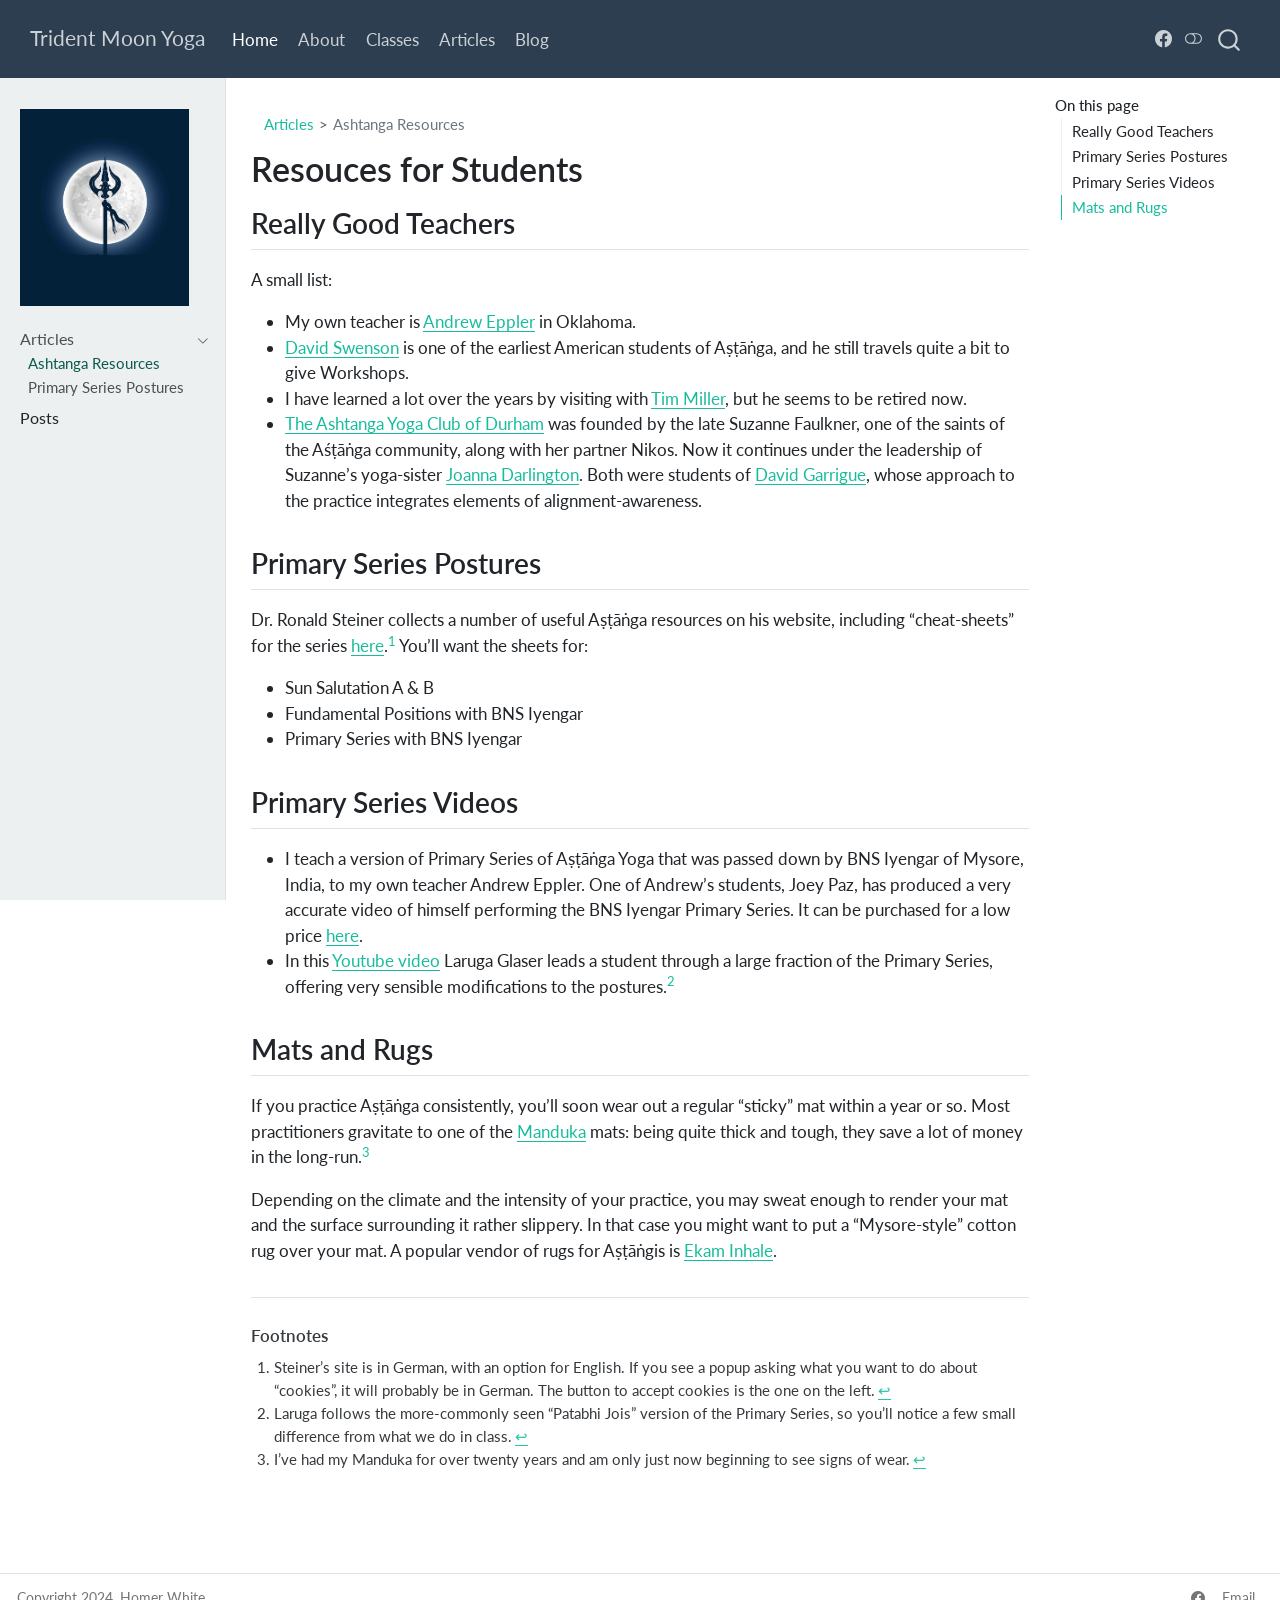
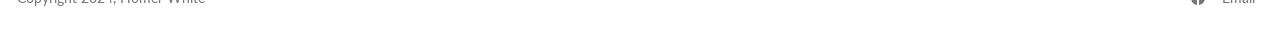
<file: docs/articles/ashtanga-resources/index.html>
<!DOCTYPE html>
<html xmlns="http://www.w3.org/1999/xhtml" lang="en" xml:lang="en"><head>

<meta charset="utf-8">
<meta name="generator" content="quarto-1.4.551">

<meta name="viewport" content="width=device-width, initial-scale=1.0, user-scalable=yes">


<title>Trident Moon Yoga - Resouces for Students</title>
<style>
code{white-space: pre-wrap;}
span.smallcaps{font-variant: small-caps;}
div.columns{display: flex; gap: min(4vw, 1.5em);}
div.column{flex: auto; overflow-x: auto;}
div.hanging-indent{margin-left: 1.5em; text-indent: -1.5em;}
ul.task-list{list-style: none;}
ul.task-list li input[type="checkbox"] {
  width: 0.8em;
  margin: 0 0.8em 0.2em -1em; /* quarto-specific, see https://github.com/quarto-dev/quarto-cli/issues/4556 */ 
  vertical-align: middle;
}
</style>


<script src="../../site_libs/quarto-nav/quarto-nav.js"></script>
<script src="../../site_libs/quarto-nav/headroom.min.js"></script>
<script src="../../site_libs/clipboard/clipboard.min.js"></script>
<script src="../../site_libs/quarto-search/autocomplete.umd.js"></script>
<script src="../../site_libs/quarto-search/fuse.min.js"></script>
<script src="../../site_libs/quarto-search/quarto-search.js"></script>
<meta name="quarto:offset" content="../../">
<link href="../../images/trident_favicon.jpg" rel="icon" type="image/jpeg">
<script src="../../site_libs/quarto-html/quarto.js"></script>
<script src="../../site_libs/quarto-html/popper.min.js"></script>
<script src="../../site_libs/quarto-html/tippy.umd.min.js"></script>
<script src="../../site_libs/quarto-html/anchor.min.js"></script>
<link href="../../site_libs/quarto-html/tippy.css" rel="stylesheet">
<link href="../../site_libs/quarto-html/quarto-syntax-highlighting.css" rel="stylesheet" class="quarto-color-scheme" id="quarto-text-highlighting-styles">
<link href="../../site_libs/quarto-html/quarto-syntax-highlighting-dark.css" rel="prefetch" class="quarto-color-scheme quarto-color-alternate" id="quarto-text-highlighting-styles">
<script src="../../site_libs/bootstrap/bootstrap.min.js"></script>
<link href="../../site_libs/bootstrap/bootstrap-icons.css" rel="stylesheet">
<link href="../../site_libs/bootstrap/bootstrap.min.css" rel="stylesheet" class="quarto-color-scheme" id="quarto-bootstrap" data-mode="light">
<link href="../../site_libs/bootstrap/bootstrap-dark.min.css" rel="prefetch" class="quarto-color-scheme quarto-color-alternate" id="quarto-bootstrap" data-mode="dark">
<script id="quarto-search-options" type="application/json">{
  "location": "navbar",
  "copy-button": false,
  "collapse-after": 3,
  "panel-placement": "end",
  "type": "overlay",
  "limit": 50,
  "keyboard-shortcut": [
    "f",
    "/",
    "s"
  ],
  "show-item-context": false,
  "language": {
    "search-no-results-text": "No results",
    "search-matching-documents-text": "matching documents",
    "search-copy-link-title": "Copy link to search",
    "search-hide-matches-text": "Hide additional matches",
    "search-more-match-text": "more match in this document",
    "search-more-matches-text": "more matches in this document",
    "search-clear-button-title": "Clear",
    "search-text-placeholder": "",
    "search-detached-cancel-button-title": "Cancel",
    "search-submit-button-title": "Submit",
    "search-label": "Search"
  }
}</script>


<link rel="stylesheet" href="../../styles.css">
</head>

<body class="nav-sidebar docked nav-fixed">

<div id="quarto-search-results"></div>
  <header id="quarto-header" class="headroom fixed-top">
    <nav class="navbar navbar-expand-lg " data-bs-theme="dark">
      <div class="navbar-container container-fluid">
      <div class="navbar-brand-container mx-auto">
    <a class="navbar-brand" href="../../index.html">
    <span class="navbar-title">Trident Moon Yoga</span>
    </a>
  </div>
            <div id="quarto-search" class="" title="Search"></div>
          <button class="navbar-toggler" type="button" data-bs-toggle="collapse" data-bs-target="#navbarCollapse" aria-controls="navbarCollapse" aria-expanded="false" aria-label="Toggle navigation" onclick="if (window.quartoToggleHeadroom) { window.quartoToggleHeadroom(); }">
  <span class="navbar-toggler-icon"></span>
</button>
          <div class="collapse navbar-collapse" id="navbarCollapse">
            <ul class="navbar-nav navbar-nav-scroll me-auto">
  <li class="nav-item">
    <a class="nav-link active" href="../../index.html" aria-current="page"> 
<span class="menu-text">Home</span></a>
  </li>  
  <li class="nav-item">
    <a class="nav-link" href="../../about.html"> 
<span class="menu-text">About</span></a>
  </li>  
  <li class="nav-item">
    <a class="nav-link" href="../../schedule.html"> 
<span class="menu-text">Classes</span></a>
  </li>  
  <li class="nav-item">
    <a class="nav-link" href="../../articles/index.html"> 
<span class="menu-text">Articles</span></a>
  </li>  
  <li class="nav-item">
    <a class="nav-link" href="../../posts/index.html"> 
<span class="menu-text">Blog</span></a>
  </li>  
</ul>
          </div> <!-- /navcollapse -->
          <div class="quarto-navbar-tools">
    <a href="https://www.facebook.com/profile.php?id=61556987980351" title="" class="quarto-navigation-tool px-1" aria-label=""><i class="bi bi-facebook"></i></a>
  <a href="" class="quarto-color-scheme-toggle quarto-navigation-tool  px-1" onclick="window.quartoToggleColorScheme(); return false;" title="Toggle dark mode"><i class="bi"></i></a>
</div>
      </div> <!-- /container-fluid -->
    </nav>
  <nav class="quarto-secondary-nav">
    <div class="container-fluid d-flex">
      <button type="button" class="quarto-btn-toggle btn" data-bs-toggle="collapse" data-bs-target=".quarto-sidebar-collapse-item" aria-controls="quarto-sidebar" aria-expanded="false" aria-label="Toggle sidebar navigation" onclick="if (window.quartoToggleHeadroom) { window.quartoToggleHeadroom(); }">
        <i class="bi bi-layout-text-sidebar-reverse"></i>
      </button>
        <nav class="quarto-page-breadcrumbs" aria-label="breadcrumb"><ol class="breadcrumb"><li class="breadcrumb-item"><a href="../../articles/index.html">Articles</a></li><li class="breadcrumb-item"><a href="../../articles/ashtanga-resources/index.html">Ashtanga Resources</a></li></ol></nav>
        <a class="flex-grow-1" role="button" data-bs-toggle="collapse" data-bs-target=".quarto-sidebar-collapse-item" aria-controls="quarto-sidebar" aria-expanded="false" aria-label="Toggle sidebar navigation" onclick="if (window.quartoToggleHeadroom) { window.quartoToggleHeadroom(); }">      
        </a>
    </div>
  </nav>
</header>
<!-- content -->
<div id="quarto-content" class="quarto-container page-columns page-rows-contents page-layout-article page-navbar">
<!-- sidebar -->
  <nav id="quarto-sidebar" class="sidebar collapse collapse-horizontal quarto-sidebar-collapse-item sidebar-navigation docked overflow-auto">
    <div class="pt-lg-2 mt-2 text-left sidebar-header">
      <a href="../../index.html" class="sidebar-logo-link">
      <img src="../../images/trident_logo.jpeg" alt="" class="sidebar-logo py-0 d-lg-inline d-none">
      </a>
      </div>
    <div class="sidebar-menu-container"> 
    <ul class="list-unstyled mt-1">
        <li class="sidebar-item sidebar-item-section">
      <div class="sidebar-item-container"> 
            <a href="../../articles/index.html" class="sidebar-item-text sidebar-link">
 <span class="menu-text">Articles</span></a>
          <a class="sidebar-item-toggle text-start" data-bs-toggle="collapse" data-bs-target="#quarto-sidebar-section-1" aria-expanded="true" aria-label="Toggle section">
            <i class="bi bi-chevron-right ms-2"></i>
          </a> 
      </div>
      <ul id="quarto-sidebar-section-1" class="collapse list-unstyled sidebar-section depth1 show">  
          <li class="sidebar-item">
  <div class="sidebar-item-container"> 
  <a href="../../articles/ashtanga-resources/index.html" class="sidebar-item-text sidebar-link active">
 <span class="menu-text">Ashtanga Resources</span></a>
  </div>
</li>
          <li class="sidebar-item">
  <div class="sidebar-item-container"> 
  <a href="../../articles/primary-series-postures/index.html" class="sidebar-item-text sidebar-link">
 <span class="menu-text">Primary Series Postures</span></a>
  </div>
</li>
      </ul>
  </li>
        <li class="sidebar-item sidebar-item-section">
      <span class="sidebar-item-text sidebar-link text-start">
 <span class="menu-text">Posts</span></span>
  </li>
    </ul>
    </div>
</nav>
<div id="quarto-sidebar-glass" class="quarto-sidebar-collapse-item" data-bs-toggle="collapse" data-bs-target=".quarto-sidebar-collapse-item"></div>
<!-- margin-sidebar -->
    <div id="quarto-margin-sidebar" class="sidebar margin-sidebar">
        <nav id="TOC" role="doc-toc" class="toc-active">
    <h2 id="toc-title">On this page</h2>
   
  <ul>
  <li><a href="#really-good-teachers" id="toc-really-good-teachers" class="nav-link active" data-scroll-target="#really-good-teachers">Really Good Teachers</a></li>
  <li><a href="#primary-series-postures" id="toc-primary-series-postures" class="nav-link" data-scroll-target="#primary-series-postures">Primary Series Postures</a></li>
  <li><a href="#primary-series-videos" id="toc-primary-series-videos" class="nav-link" data-scroll-target="#primary-series-videos">Primary Series Videos</a></li>
  <li><a href="#mats-and-rugs" id="toc-mats-and-rugs" class="nav-link" data-scroll-target="#mats-and-rugs">Mats and Rugs</a></li>
  </ul>
</nav>
    </div>
<!-- main -->
<main class="content" id="quarto-document-content">

<header id="title-block-header" class="quarto-title-block default"><nav class="quarto-page-breadcrumbs quarto-title-breadcrumbs d-none d-lg-block" aria-label="breadcrumb"><ol class="breadcrumb"><li class="breadcrumb-item"><a href="../../articles/index.html">Articles</a></li><li class="breadcrumb-item"><a href="../../articles/ashtanga-resources/index.html">Ashtanga Resources</a></li></ol></nav>
<div class="quarto-title">
<h1 class="title">Resouces for Students</h1>
</div>



<div class="quarto-title-meta">

    
  
    
  </div>
  


</header>


<section id="really-good-teachers" class="level2">
<h2 class="anchored" data-anchor-id="really-good-teachers">Really Good Teachers</h2>
<p>A small list:</p>
<ul>
<li>My own teacher is <a href="https://ashtangayogastudio.com/" target="_blank">Andrew Eppler</a> in Oklahoma.</li>
<li><a href="https://www.ashtanga.net/" target="_blank">David Swenson</a> is one of the earliest American students of Aṣṭāṅga, and he still travels quite a bit to give Workshops.</li>
<li>I have learned a lot over the years by visiting with <a href="https://www.ashtangayogacenter.com/" target="_blank">Tim Miller</a>, but he seems to be retired now.</li>
<li><a href="https://ashtangayogaclubdurham.com/" target="_blank">The Ashtanga Yoga Club of Durham</a> was founded by the late Suzanne Faulkner, one of the saints of the Aśṭāṅga community, along with her partner Nikos. Now it continues under the leadership of Suzanne’s yoga-sister <a href="https://joannadarlington.com/" target="_blank">Joanna Darlington</a>. Both were students of <a href="https://davidgarrigues.com/" target="_blank">David Garrigue</a>, whose approach to the practice integrates elements of alignment-awareness.</li>
</ul>
</section>
<section id="primary-series-postures" class="level2">
<h2 class="anchored" data-anchor-id="primary-series-postures">Primary Series Postures</h2>
<p>Dr.&nbsp;Ronald Steiner collects a number of useful Aṣṭāṅga resources on his website, including “cheat-sheets” for the series <a href="https://www.ashtangayoga.info/ashtanga-yoga/cheat-sheets-pdf/" target="_blank">here</a>.<a href="#fn1" class="footnote-ref" id="fnref1" role="doc-noteref"><sup>1</sup></a> You’ll want the sheets for:</p>
<ul>
<li>Sun Salutation A &amp; B</li>
<li>Fundamental Positions with BNS Iyengar</li>
<li>Primary Series with BNS Iyengar</li>
</ul>
</section>
<section id="primary-series-videos" class="level2">
<h2 class="anchored" data-anchor-id="primary-series-videos">Primary Series Videos</h2>
<ul>
<li>I teach a version of Primary Series of Aṣṭāṅga Yoga that was passed down by BNS Iyengar of Mysore, India, to my own teacher Andrew Eppler. One of Andrew’s students, Joey Paz, has produced a very accurate video of himself performing the BNS Iyengar Primary Series. It can be purchased for a low price <a href="https://www.joeypazyoga.com/bns-primary-series" target="_blank">here</a>.</li>
<li>In this <a href="https://www.youtube.com/watch?v=1Krp4W0TlAU" target="_blank">Youtube video</a> Laruga Glaser leads a student through a large fraction of the Primary Series, offering very sensible modifications to the postures.<a href="#fn2" class="footnote-ref" id="fnref2" role="doc-noteref"><sup>2</sup></a></li>
</ul>
</section>
<section id="mats-and-rugs" class="level2">
<h2 class="anchored" data-anchor-id="mats-and-rugs">Mats and Rugs</h2>
<p>If you practice Aṣṭāṅga consistently, you’ll soon wear out a regular “sticky” mat within a year or so. Most practitioners gravitate to one of the <a href="https://www.manduka.com/collections/yoga-mats" target="_blank">Manduka</a> mats: being quite thick and tough, they save a lot of money in the long-run.<a href="#fn3" class="footnote-ref" id="fnref3" role="doc-noteref"><sup>3</sup></a></p>
<p>Depending on the climate and the intensity of your practice, you may sweat enough to render your mat and the surface surrounding it rather slippery. In that case you might want to put a “Mysore-style” cotton rug over your mat. A popular vendor of rugs for Aṣṭāṅgis is <a href="https://ekaminhale.com/collections/yoga-rug" target="_blank">Ekam Inhale</a>.</p>


</section>


<div id="quarto-appendix" class="default"><section id="footnotes" class="footnotes footnotes-end-of-document" role="doc-endnotes"><h2 class="anchored quarto-appendix-heading">Footnotes</h2>

<ol>
<li id="fn1"><p>Steiner’s site is in German, with an option for English. If you see a popup asking what you want to do about “cookies”, it will probably be in German. The button to accept cookies is the one on the left.<a href="#fnref1" class="footnote-back" role="doc-backlink">↩︎</a></p></li>
<li id="fn2"><p>Laruga follows the more-commonly seen “Patabhi Jois” version of the Primary Series, so you’ll notice a few small difference from what we do in class.<a href="#fnref2" class="footnote-back" role="doc-backlink">↩︎</a></p></li>
<li id="fn3"><p>I’ve had my Manduka for over twenty years and am only just now beginning to see signs of wear.<a href="#fnref3" class="footnote-back" role="doc-backlink">↩︎</a></p></li>
</ol>
</section></div></main> <!-- /main -->
<script id="quarto-html-after-body" type="application/javascript">
window.document.addEventListener("DOMContentLoaded", function (event) {
  const toggleBodyColorMode = (bsSheetEl) => {
    const mode = bsSheetEl.getAttribute("data-mode");
    const bodyEl = window.document.querySelector("body");
    if (mode === "dark") {
      bodyEl.classList.add("quarto-dark");
      bodyEl.classList.remove("quarto-light");
    } else {
      bodyEl.classList.add("quarto-light");
      bodyEl.classList.remove("quarto-dark");
    }
  }
  const toggleBodyColorPrimary = () => {
    const bsSheetEl = window.document.querySelector("link#quarto-bootstrap");
    if (bsSheetEl) {
      toggleBodyColorMode(bsSheetEl);
    }
  }
  toggleBodyColorPrimary();  
  const disableStylesheet = (stylesheets) => {
    for (let i=0; i < stylesheets.length; i++) {
      const stylesheet = stylesheets[i];
      stylesheet.rel = 'prefetch';
    }
  }
  const enableStylesheet = (stylesheets) => {
    for (let i=0; i < stylesheets.length; i++) {
      const stylesheet = stylesheets[i];
      stylesheet.rel = 'stylesheet';
    }
  }
  const manageTransitions = (selector, allowTransitions) => {
    const els = window.document.querySelectorAll(selector);
    for (let i=0; i < els.length; i++) {
      const el = els[i];
      if (allowTransitions) {
        el.classList.remove('notransition');
      } else {
        el.classList.add('notransition');
      }
    }
  }
  const toggleGiscusIfUsed = (isAlternate, darkModeDefault) => {
    const baseTheme = document.querySelector('#giscus-base-theme')?.value ?? 'light';
    const alternateTheme = document.querySelector('#giscus-alt-theme')?.value ?? 'dark';
    let newTheme = '';
    if(darkModeDefault) {
      newTheme = isAlternate ? baseTheme : alternateTheme;
    } else {
      newTheme = isAlternate ? alternateTheme : baseTheme;
    }
    const changeGiscusTheme = () => {
      // From: https://github.com/giscus/giscus/issues/336
      const sendMessage = (message) => {
        const iframe = document.querySelector('iframe.giscus-frame');
        if (!iframe) return;
        iframe.contentWindow.postMessage({ giscus: message }, 'https://giscus.app');
      }
      sendMessage({
        setConfig: {
          theme: newTheme
        }
      });
    }
    const isGiscussLoaded = window.document.querySelector('iframe.giscus-frame') !== null;
    if (isGiscussLoaded) {
      changeGiscusTheme();
    }
  }
  const toggleColorMode = (alternate) => {
    // Switch the stylesheets
    const alternateStylesheets = window.document.querySelectorAll('link.quarto-color-scheme.quarto-color-alternate');
    manageTransitions('#quarto-margin-sidebar .nav-link', false);
    if (alternate) {
      enableStylesheet(alternateStylesheets);
      for (const sheetNode of alternateStylesheets) {
        if (sheetNode.id === "quarto-bootstrap") {
          toggleBodyColorMode(sheetNode);
        }
      }
    } else {
      disableStylesheet(alternateStylesheets);
      toggleBodyColorPrimary();
    }
    manageTransitions('#quarto-margin-sidebar .nav-link', true);
    // Switch the toggles
    const toggles = window.document.querySelectorAll('.quarto-color-scheme-toggle');
    for (let i=0; i < toggles.length; i++) {
      const toggle = toggles[i];
      if (toggle) {
        if (alternate) {
          toggle.classList.add("alternate");     
        } else {
          toggle.classList.remove("alternate");
        }
      }
    }
    // Hack to workaround the fact that safari doesn't
    // properly recolor the scrollbar when toggling (#1455)
    if (navigator.userAgent.indexOf('Safari') > 0 && navigator.userAgent.indexOf('Chrome') == -1) {
      manageTransitions("body", false);
      window.scrollTo(0, 1);
      setTimeout(() => {
        window.scrollTo(0, 0);
        manageTransitions("body", true);
      }, 40);  
    }
  }
  const isFileUrl = () => { 
    return window.location.protocol === 'file:';
  }
  const hasAlternateSentinel = () => {  
    let styleSentinel = getColorSchemeSentinel();
    if (styleSentinel !== null) {
      return styleSentinel === "alternate";
    } else {
      return false;
    }
  }
  const setStyleSentinel = (alternate) => {
    const value = alternate ? "alternate" : "default";
    if (!isFileUrl()) {
      window.localStorage.setItem("quarto-color-scheme", value);
    } else {
      localAlternateSentinel = value;
    }
  }
  const getColorSchemeSentinel = () => {
    if (!isFileUrl()) {
      const storageValue = window.localStorage.getItem("quarto-color-scheme");
      return storageValue != null ? storageValue : localAlternateSentinel;
    } else {
      return localAlternateSentinel;
    }
  }
  const darkModeDefault = false;
  let localAlternateSentinel = darkModeDefault ? 'alternate' : 'default';
  // Dark / light mode switch
  window.quartoToggleColorScheme = () => {
    // Read the current dark / light value 
    let toAlternate = !hasAlternateSentinel();
    toggleColorMode(toAlternate);
    setStyleSentinel(toAlternate);
    toggleGiscusIfUsed(toAlternate, darkModeDefault);
  };
  // Ensure there is a toggle, if there isn't float one in the top right
  if (window.document.querySelector('.quarto-color-scheme-toggle') === null) {
    const a = window.document.createElement('a');
    a.classList.add('top-right');
    a.classList.add('quarto-color-scheme-toggle');
    a.href = "";
    a.onclick = function() { try { window.quartoToggleColorScheme(); } catch {} return false; };
    const i = window.document.createElement("i");
    i.classList.add('bi');
    a.appendChild(i);
    window.document.body.appendChild(a);
  }
  // Switch to dark mode if need be
  if (hasAlternateSentinel()) {
    toggleColorMode(true);
  } else {
    toggleColorMode(false);
  }
  const icon = "";
  const anchorJS = new window.AnchorJS();
  anchorJS.options = {
    placement: 'right',
    icon: icon
  };
  anchorJS.add('.anchored');
  const isCodeAnnotation = (el) => {
    for (const clz of el.classList) {
      if (clz.startsWith('code-annotation-')) {                     
        return true;
      }
    }
    return false;
  }
  const clipboard = new window.ClipboardJS('.code-copy-button', {
    text: function(trigger) {
      const codeEl = trigger.previousElementSibling.cloneNode(true);
      for (const childEl of codeEl.children) {
        if (isCodeAnnotation(childEl)) {
          childEl.remove();
        }
      }
      return codeEl.innerText;
    }
  });
  clipboard.on('success', function(e) {
    // button target
    const button = e.trigger;
    // don't keep focus
    button.blur();
    // flash "checked"
    button.classList.add('code-copy-button-checked');
    var currentTitle = button.getAttribute("title");
    button.setAttribute("title", "Copied!");
    let tooltip;
    if (window.bootstrap) {
      button.setAttribute("data-bs-toggle", "tooltip");
      button.setAttribute("data-bs-placement", "left");
      button.setAttribute("data-bs-title", "Copied!");
      tooltip = new bootstrap.Tooltip(button, 
        { trigger: "manual", 
          customClass: "code-copy-button-tooltip",
          offset: [0, -8]});
      tooltip.show();    
    }
    setTimeout(function() {
      if (tooltip) {
        tooltip.hide();
        button.removeAttribute("data-bs-title");
        button.removeAttribute("data-bs-toggle");
        button.removeAttribute("data-bs-placement");
      }
      button.setAttribute("title", currentTitle);
      button.classList.remove('code-copy-button-checked');
    }, 1000);
    // clear code selection
    e.clearSelection();
  });
    var localhostRegex = new RegExp(/^(?:http|https):\/\/localhost\:?[0-9]*\//);
    var mailtoRegex = new RegExp(/^mailto:/);
      var filterRegex = new RegExp('/' + window.location.host + '/');
    var isInternal = (href) => {
        return filterRegex.test(href) || localhostRegex.test(href) || mailtoRegex.test(href);
    }
    // Inspect non-navigation links and adorn them if external
 	var links = window.document.querySelectorAll('a[href]:not(.nav-link):not(.navbar-brand):not(.toc-action):not(.sidebar-link):not(.sidebar-item-toggle):not(.pagination-link):not(.no-external):not([aria-hidden]):not(.dropdown-item):not(.quarto-navigation-tool)');
    for (var i=0; i<links.length; i++) {
      const link = links[i];
      if (!isInternal(link.href)) {
        // undo the damage that might have been done by quarto-nav.js in the case of
        // links that we want to consider external
        if (link.dataset.originalHref !== undefined) {
          link.href = link.dataset.originalHref;
        }
      }
    }
  function tippyHover(el, contentFn, onTriggerFn, onUntriggerFn) {
    const config = {
      allowHTML: true,
      maxWidth: 500,
      delay: 100,
      arrow: false,
      appendTo: function(el) {
          return el.parentElement;
      },
      interactive: true,
      interactiveBorder: 10,
      theme: 'quarto',
      placement: 'bottom-start',
    };
    if (contentFn) {
      config.content = contentFn;
    }
    if (onTriggerFn) {
      config.onTrigger = onTriggerFn;
    }
    if (onUntriggerFn) {
      config.onUntrigger = onUntriggerFn;
    }
    window.tippy(el, config); 
  }
  const noterefs = window.document.querySelectorAll('a[role="doc-noteref"]');
  for (var i=0; i<noterefs.length; i++) {
    const ref = noterefs[i];
    tippyHover(ref, function() {
      // use id or data attribute instead here
      let href = ref.getAttribute('data-footnote-href') || ref.getAttribute('href');
      try { href = new URL(href).hash; } catch {}
      const id = href.replace(/^#\/?/, "");
      const note = window.document.getElementById(id);
      if (note) {
        return note.innerHTML;
      } else {
        return "";
      }
    });
  }
  const xrefs = window.document.querySelectorAll('a.quarto-xref');
  const processXRef = (id, note) => {
    // Strip column container classes
    const stripColumnClz = (el) => {
      el.classList.remove("page-full", "page-columns");
      if (el.children) {
        for (const child of el.children) {
          stripColumnClz(child);
        }
      }
    }
    stripColumnClz(note)
    if (id === null || id.startsWith('sec-')) {
      // Special case sections, only their first couple elements
      const container = document.createElement("div");
      if (note.children && note.children.length > 2) {
        container.appendChild(note.children[0].cloneNode(true));
        for (let i = 1; i < note.children.length; i++) {
          const child = note.children[i];
          if (child.tagName === "P" && child.innerText === "") {
            continue;
          } else {
            container.appendChild(child.cloneNode(true));
            break;
          }
        }
        if (window.Quarto?.typesetMath) {
          window.Quarto.typesetMath(container);
        }
        return container.innerHTML
      } else {
        if (window.Quarto?.typesetMath) {
          window.Quarto.typesetMath(note);
        }
        return note.innerHTML;
      }
    } else {
      // Remove any anchor links if they are present
      const anchorLink = note.querySelector('a.anchorjs-link');
      if (anchorLink) {
        anchorLink.remove();
      }
      if (window.Quarto?.typesetMath) {
        window.Quarto.typesetMath(note);
      }
      // TODO in 1.5, we should make sure this works without a callout special case
      if (note.classList.contains("callout")) {
        return note.outerHTML;
      } else {
        return note.innerHTML;
      }
    }
  }
  for (var i=0; i<xrefs.length; i++) {
    const xref = xrefs[i];
    tippyHover(xref, undefined, function(instance) {
      instance.disable();
      let url = xref.getAttribute('href');
      let hash = undefined; 
      if (url.startsWith('#')) {
        hash = url;
      } else {
        try { hash = new URL(url).hash; } catch {}
      }
      if (hash) {
        const id = hash.replace(/^#\/?/, "");
        const note = window.document.getElementById(id);
        if (note !== null) {
          try {
            const html = processXRef(id, note.cloneNode(true));
            instance.setContent(html);
          } finally {
            instance.enable();
            instance.show();
          }
        } else {
          // See if we can fetch this
          fetch(url.split('#')[0])
          .then(res => res.text())
          .then(html => {
            const parser = new DOMParser();
            const htmlDoc = parser.parseFromString(html, "text/html");
            const note = htmlDoc.getElementById(id);
            if (note !== null) {
              const html = processXRef(id, note);
              instance.setContent(html);
            } 
          }).finally(() => {
            instance.enable();
            instance.show();
          });
        }
      } else {
        // See if we can fetch a full url (with no hash to target)
        // This is a special case and we should probably do some content thinning / targeting
        fetch(url)
        .then(res => res.text())
        .then(html => {
          const parser = new DOMParser();
          const htmlDoc = parser.parseFromString(html, "text/html");
          const note = htmlDoc.querySelector('main.content');
          if (note !== null) {
            // This should only happen for chapter cross references
            // (since there is no id in the URL)
            // remove the first header
            if (note.children.length > 0 && note.children[0].tagName === "HEADER") {
              note.children[0].remove();
            }
            const html = processXRef(null, note);
            instance.setContent(html);
          } 
        }).finally(() => {
          instance.enable();
          instance.show();
        });
      }
    }, function(instance) {
    });
  }
      let selectedAnnoteEl;
      const selectorForAnnotation = ( cell, annotation) => {
        let cellAttr = 'data-code-cell="' + cell + '"';
        let lineAttr = 'data-code-annotation="' +  annotation + '"';
        const selector = 'span[' + cellAttr + '][' + lineAttr + ']';
        return selector;
      }
      const selectCodeLines = (annoteEl) => {
        const doc = window.document;
        const targetCell = annoteEl.getAttribute("data-target-cell");
        const targetAnnotation = annoteEl.getAttribute("data-target-annotation");
        const annoteSpan = window.document.querySelector(selectorForAnnotation(targetCell, targetAnnotation));
        const lines = annoteSpan.getAttribute("data-code-lines").split(",");
        const lineIds = lines.map((line) => {
          return targetCell + "-" + line;
        })
        let top = null;
        let height = null;
        let parent = null;
        if (lineIds.length > 0) {
            //compute the position of the single el (top and bottom and make a div)
            const el = window.document.getElementById(lineIds[0]);
            top = el.offsetTop;
            height = el.offsetHeight;
            parent = el.parentElement.parentElement;
          if (lineIds.length > 1) {
            const lastEl = window.document.getElementById(lineIds[lineIds.length - 1]);
            const bottom = lastEl.offsetTop + lastEl.offsetHeight;
            height = bottom - top;
          }
          if (top !== null && height !== null && parent !== null) {
            // cook up a div (if necessary) and position it 
            let div = window.document.getElementById("code-annotation-line-highlight");
            if (div === null) {
              div = window.document.createElement("div");
              div.setAttribute("id", "code-annotation-line-highlight");
              div.style.position = 'absolute';
              parent.appendChild(div);
            }
            div.style.top = top - 2 + "px";
            div.style.height = height + 4 + "px";
            div.style.left = 0;
            let gutterDiv = window.document.getElementById("code-annotation-line-highlight-gutter");
            if (gutterDiv === null) {
              gutterDiv = window.document.createElement("div");
              gutterDiv.setAttribute("id", "code-annotation-line-highlight-gutter");
              gutterDiv.style.position = 'absolute';
              const codeCell = window.document.getElementById(targetCell);
              const gutter = codeCell.querySelector('.code-annotation-gutter');
              gutter.appendChild(gutterDiv);
            }
            gutterDiv.style.top = top - 2 + "px";
            gutterDiv.style.height = height + 4 + "px";
          }
          selectedAnnoteEl = annoteEl;
        }
      };
      const unselectCodeLines = () => {
        const elementsIds = ["code-annotation-line-highlight", "code-annotation-line-highlight-gutter"];
        elementsIds.forEach((elId) => {
          const div = window.document.getElementById(elId);
          if (div) {
            div.remove();
          }
        });
        selectedAnnoteEl = undefined;
      };
        // Handle positioning of the toggle
    window.addEventListener(
      "resize",
      throttle(() => {
        elRect = undefined;
        if (selectedAnnoteEl) {
          selectCodeLines(selectedAnnoteEl);
        }
      }, 10)
    );
    function throttle(fn, ms) {
    let throttle = false;
    let timer;
      return (...args) => {
        if(!throttle) { // first call gets through
            fn.apply(this, args);
            throttle = true;
        } else { // all the others get throttled
            if(timer) clearTimeout(timer); // cancel #2
            timer = setTimeout(() => {
              fn.apply(this, args);
              timer = throttle = false;
            }, ms);
        }
      };
    }
      // Attach click handler to the DT
      const annoteDls = window.document.querySelectorAll('dt[data-target-cell]');
      for (const annoteDlNode of annoteDls) {
        annoteDlNode.addEventListener('click', (event) => {
          const clickedEl = event.target;
          if (clickedEl !== selectedAnnoteEl) {
            unselectCodeLines();
            const activeEl = window.document.querySelector('dt[data-target-cell].code-annotation-active');
            if (activeEl) {
              activeEl.classList.remove('code-annotation-active');
            }
            selectCodeLines(clickedEl);
            clickedEl.classList.add('code-annotation-active');
          } else {
            // Unselect the line
            unselectCodeLines();
            clickedEl.classList.remove('code-annotation-active');
          }
        });
      }
  const findCites = (el) => {
    const parentEl = el.parentElement;
    if (parentEl) {
      const cites = parentEl.dataset.cites;
      if (cites) {
        return {
          el,
          cites: cites.split(' ')
        };
      } else {
        return findCites(el.parentElement)
      }
    } else {
      return undefined;
    }
  };
  var bibliorefs = window.document.querySelectorAll('a[role="doc-biblioref"]');
  for (var i=0; i<bibliorefs.length; i++) {
    const ref = bibliorefs[i];
    const citeInfo = findCites(ref);
    if (citeInfo) {
      tippyHover(citeInfo.el, function() {
        var popup = window.document.createElement('div');
        citeInfo.cites.forEach(function(cite) {
          var citeDiv = window.document.createElement('div');
          citeDiv.classList.add('hanging-indent');
          citeDiv.classList.add('csl-entry');
          var biblioDiv = window.document.getElementById('ref-' + cite);
          if (biblioDiv) {
            citeDiv.innerHTML = biblioDiv.innerHTML;
          }
          popup.appendChild(citeDiv);
        });
        return popup.innerHTML;
      });
    }
  }
});
</script>
</div> <!-- /content -->
<footer class="footer">
  <div class="nav-footer">
    <div class="nav-footer-left">
<p>Copyright 2024, Homer White</p>
</div>   
    <div class="nav-footer-center">
      &nbsp;
    </div>
    <div class="nav-footer-right">
      <ul class="footer-items list-unstyled">
    <li class="nav-item compact">
    <a class="nav-link" href="https://www.facebook.com/profile.php?id=61556987980351">
      <i class="bi bi-facebook" role="img">
</i> 
    </a>
  </li>  
    <li class="nav-item">
    <a class="nav-link" href="mailto:homerhanumat@gmail.com">
<p>Email</p>
</a>
  </li>  
</ul>
    </div>
  </div>
</footer>




</body></html>
</file>
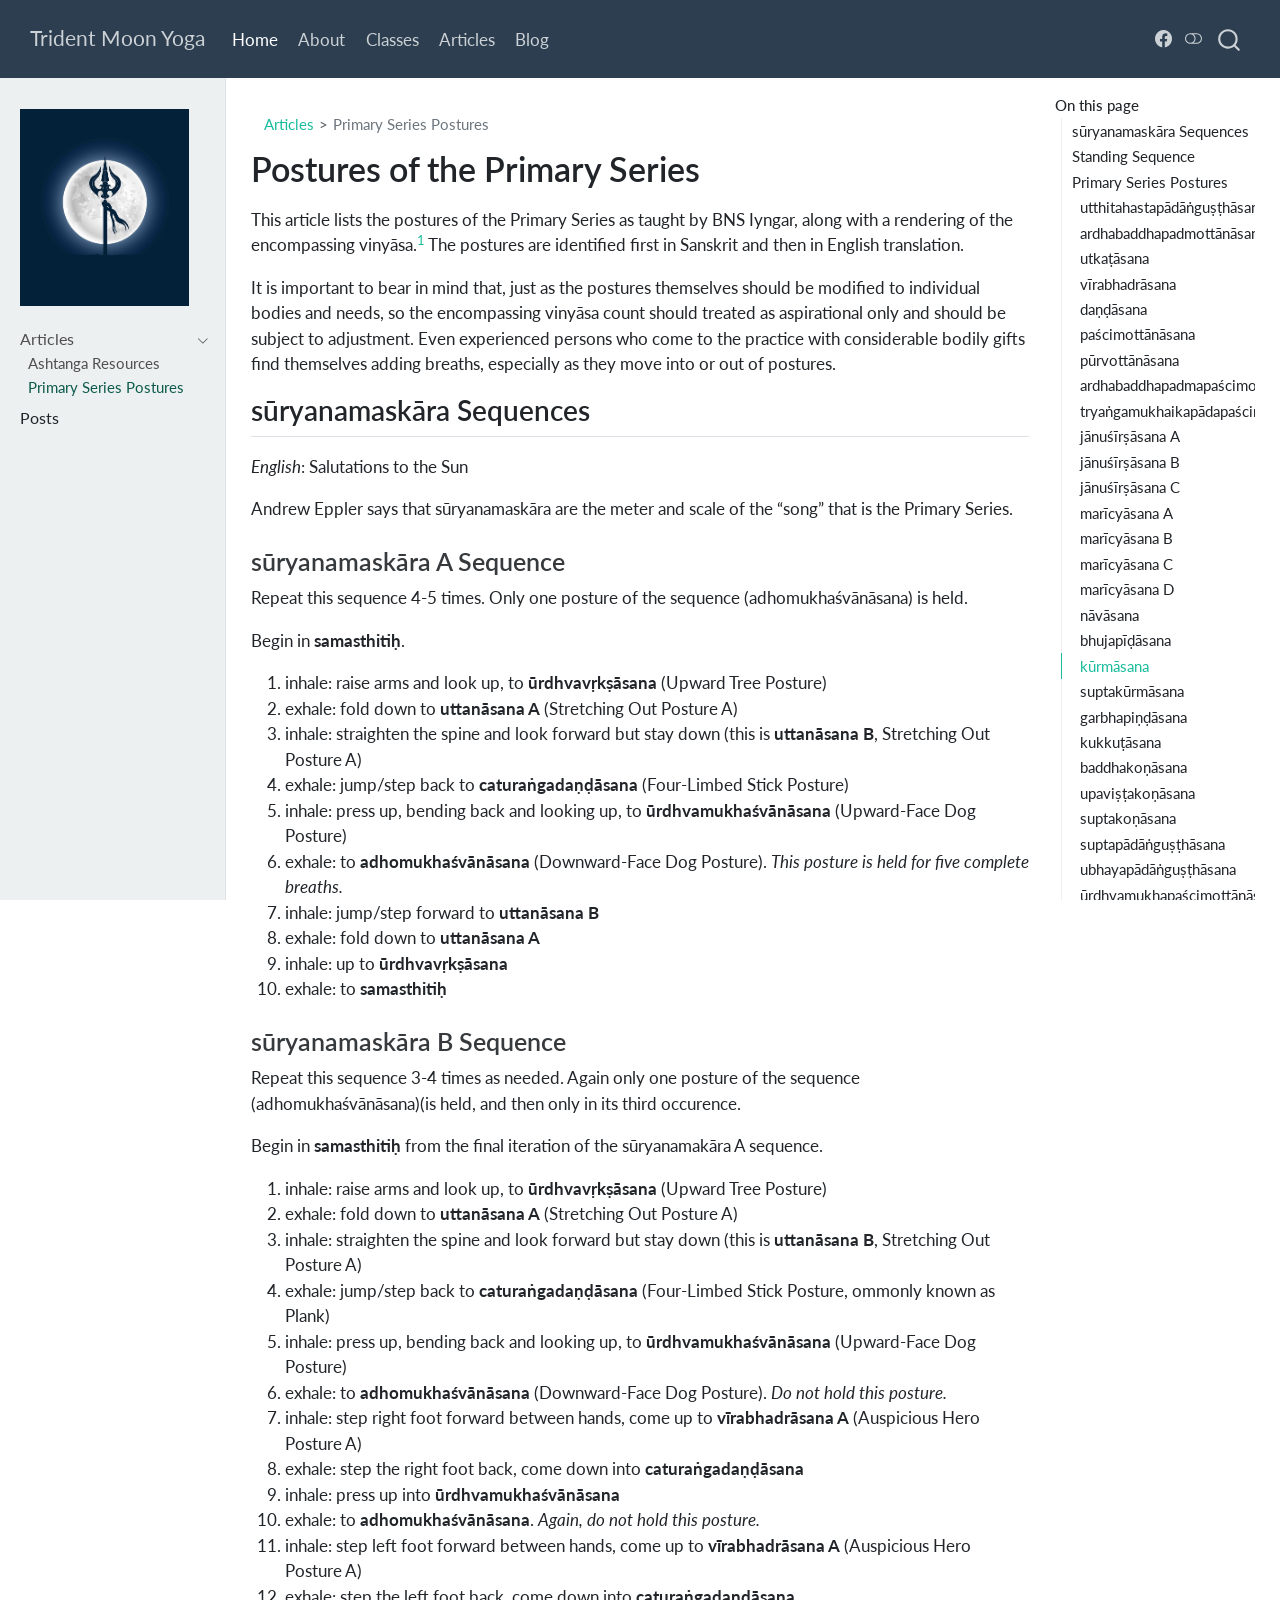
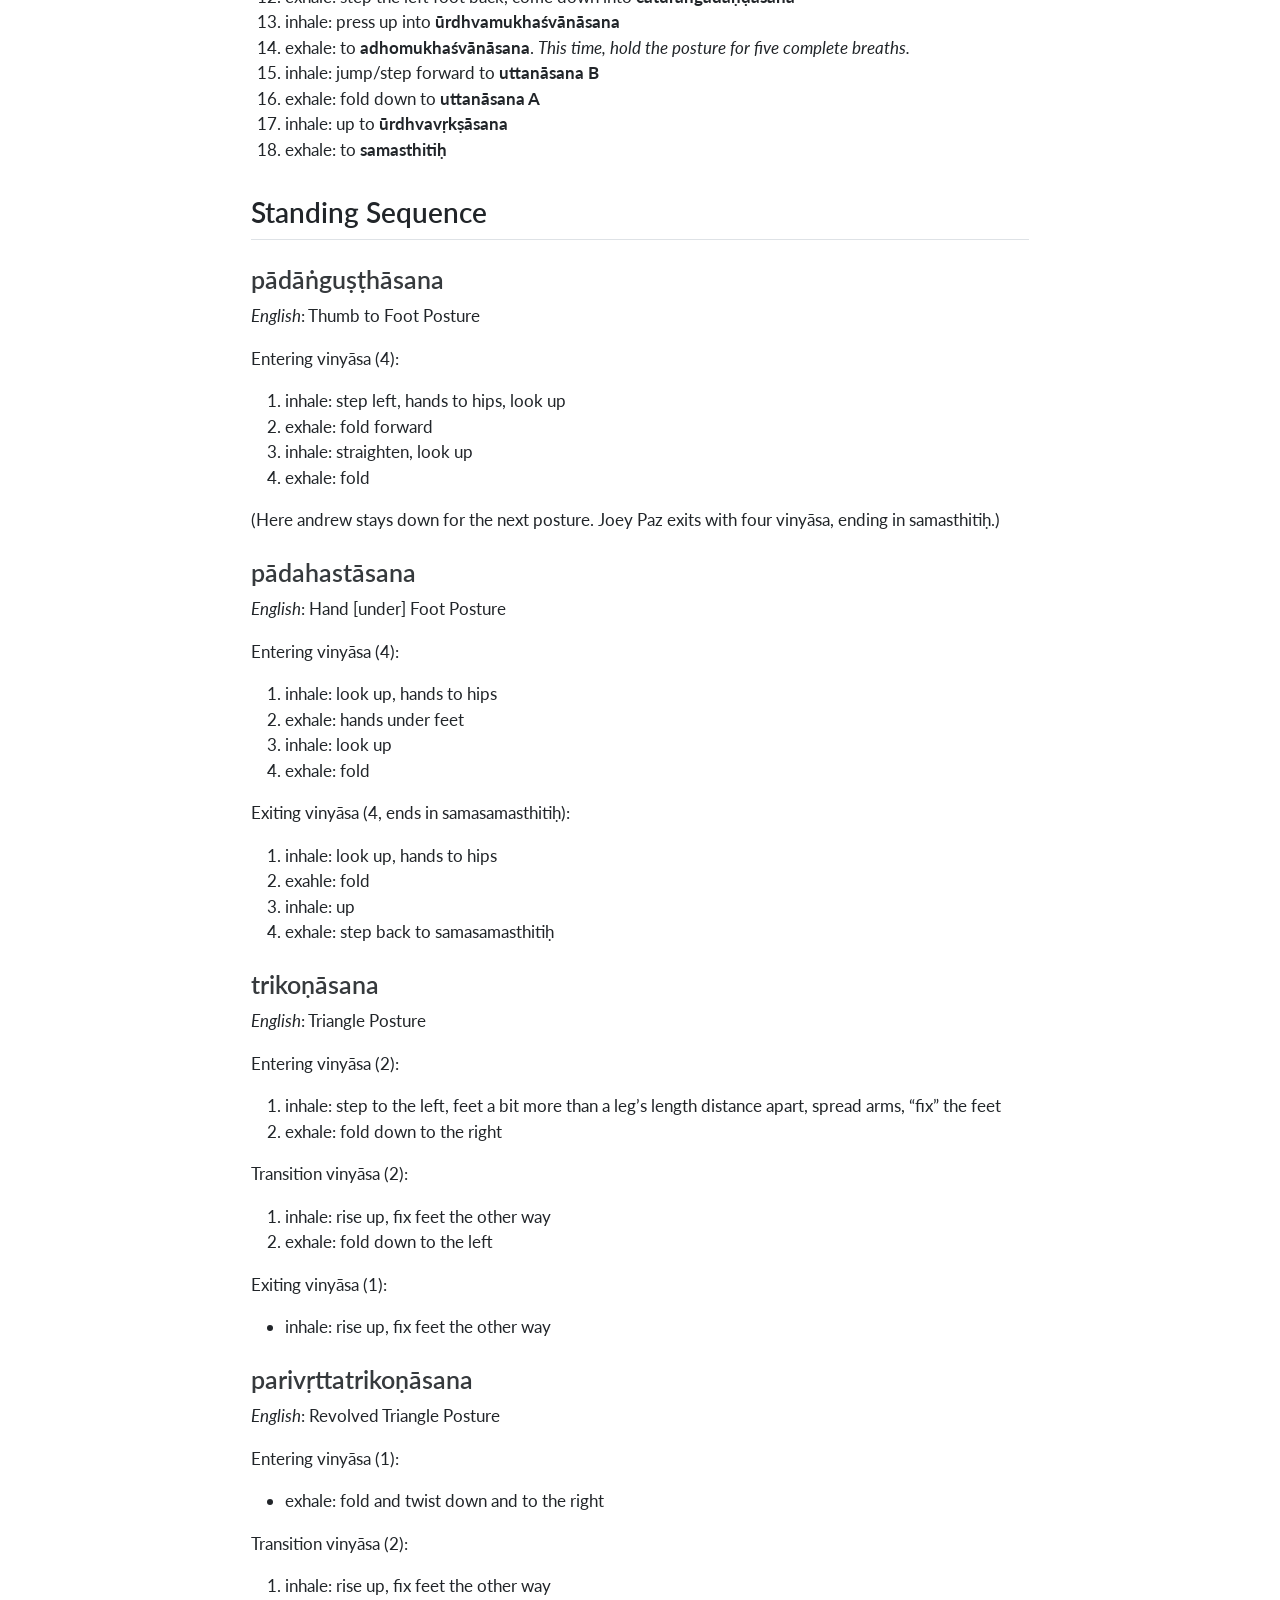
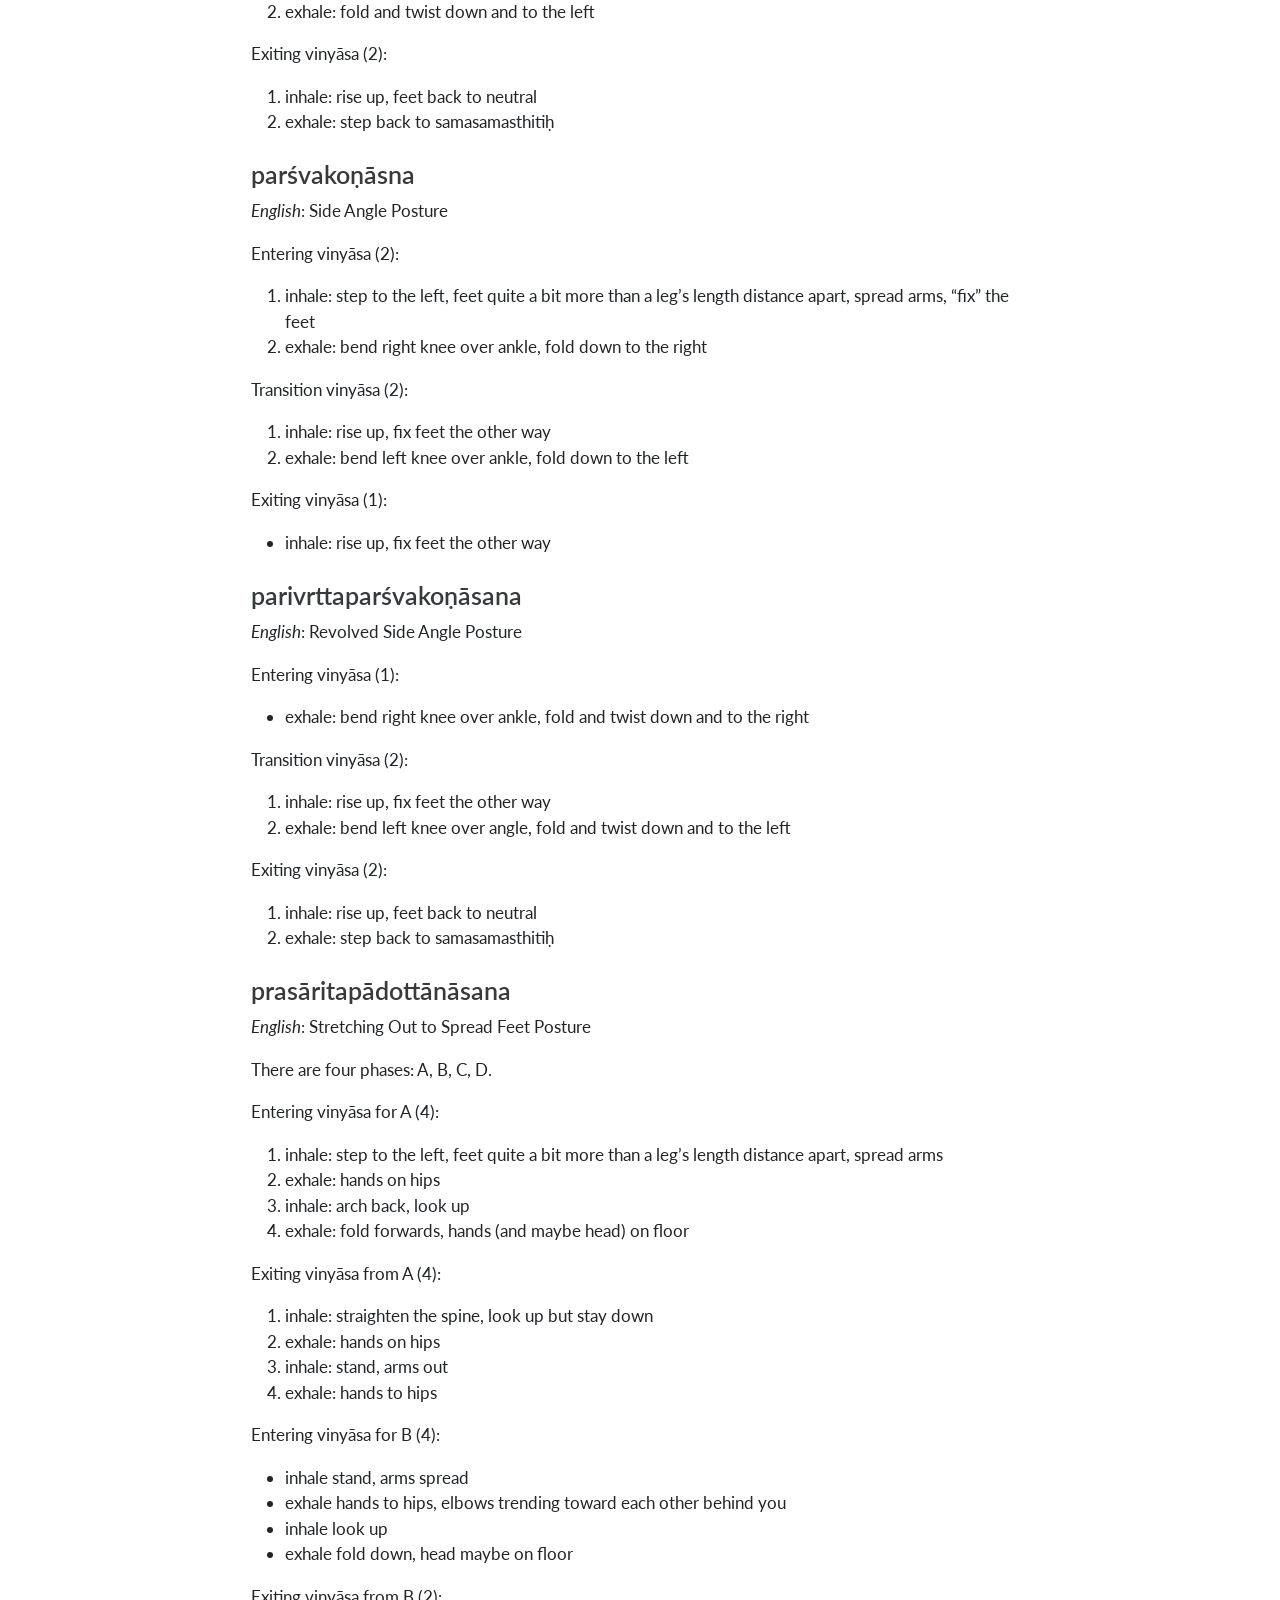
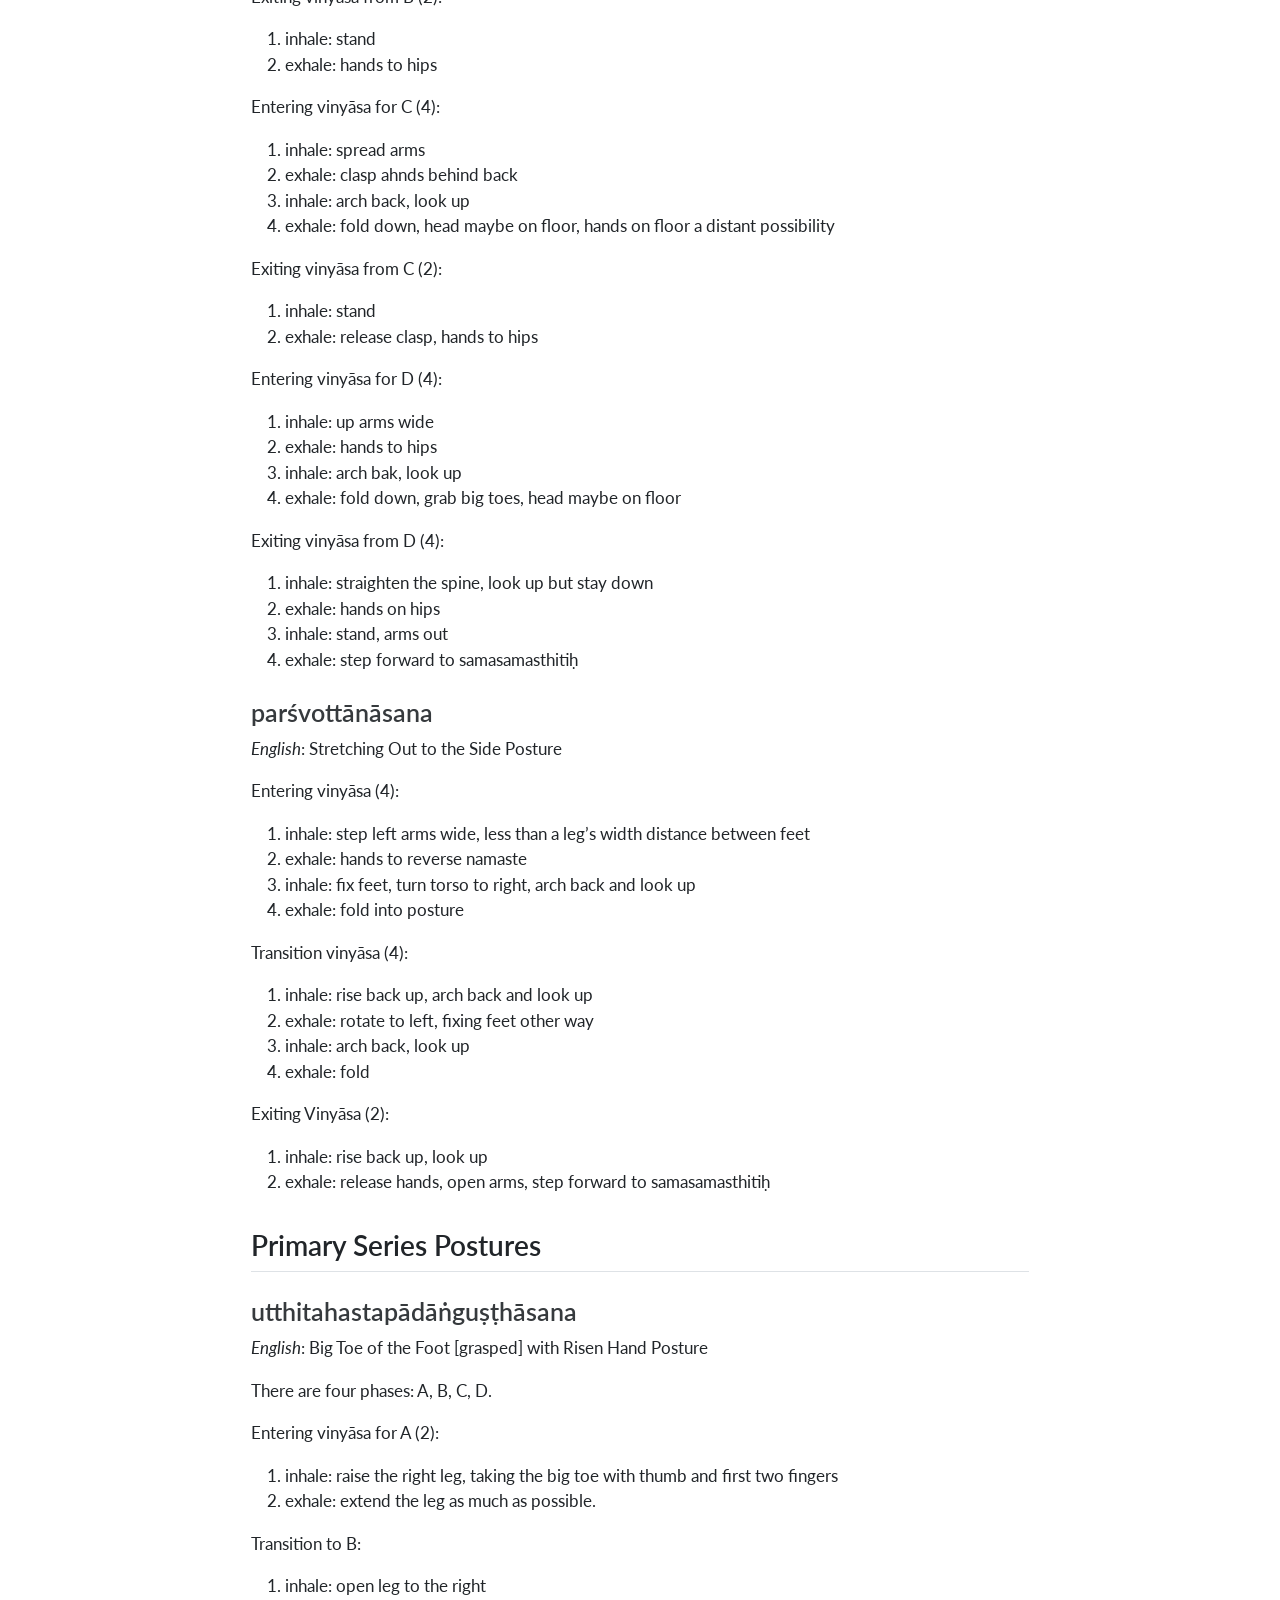
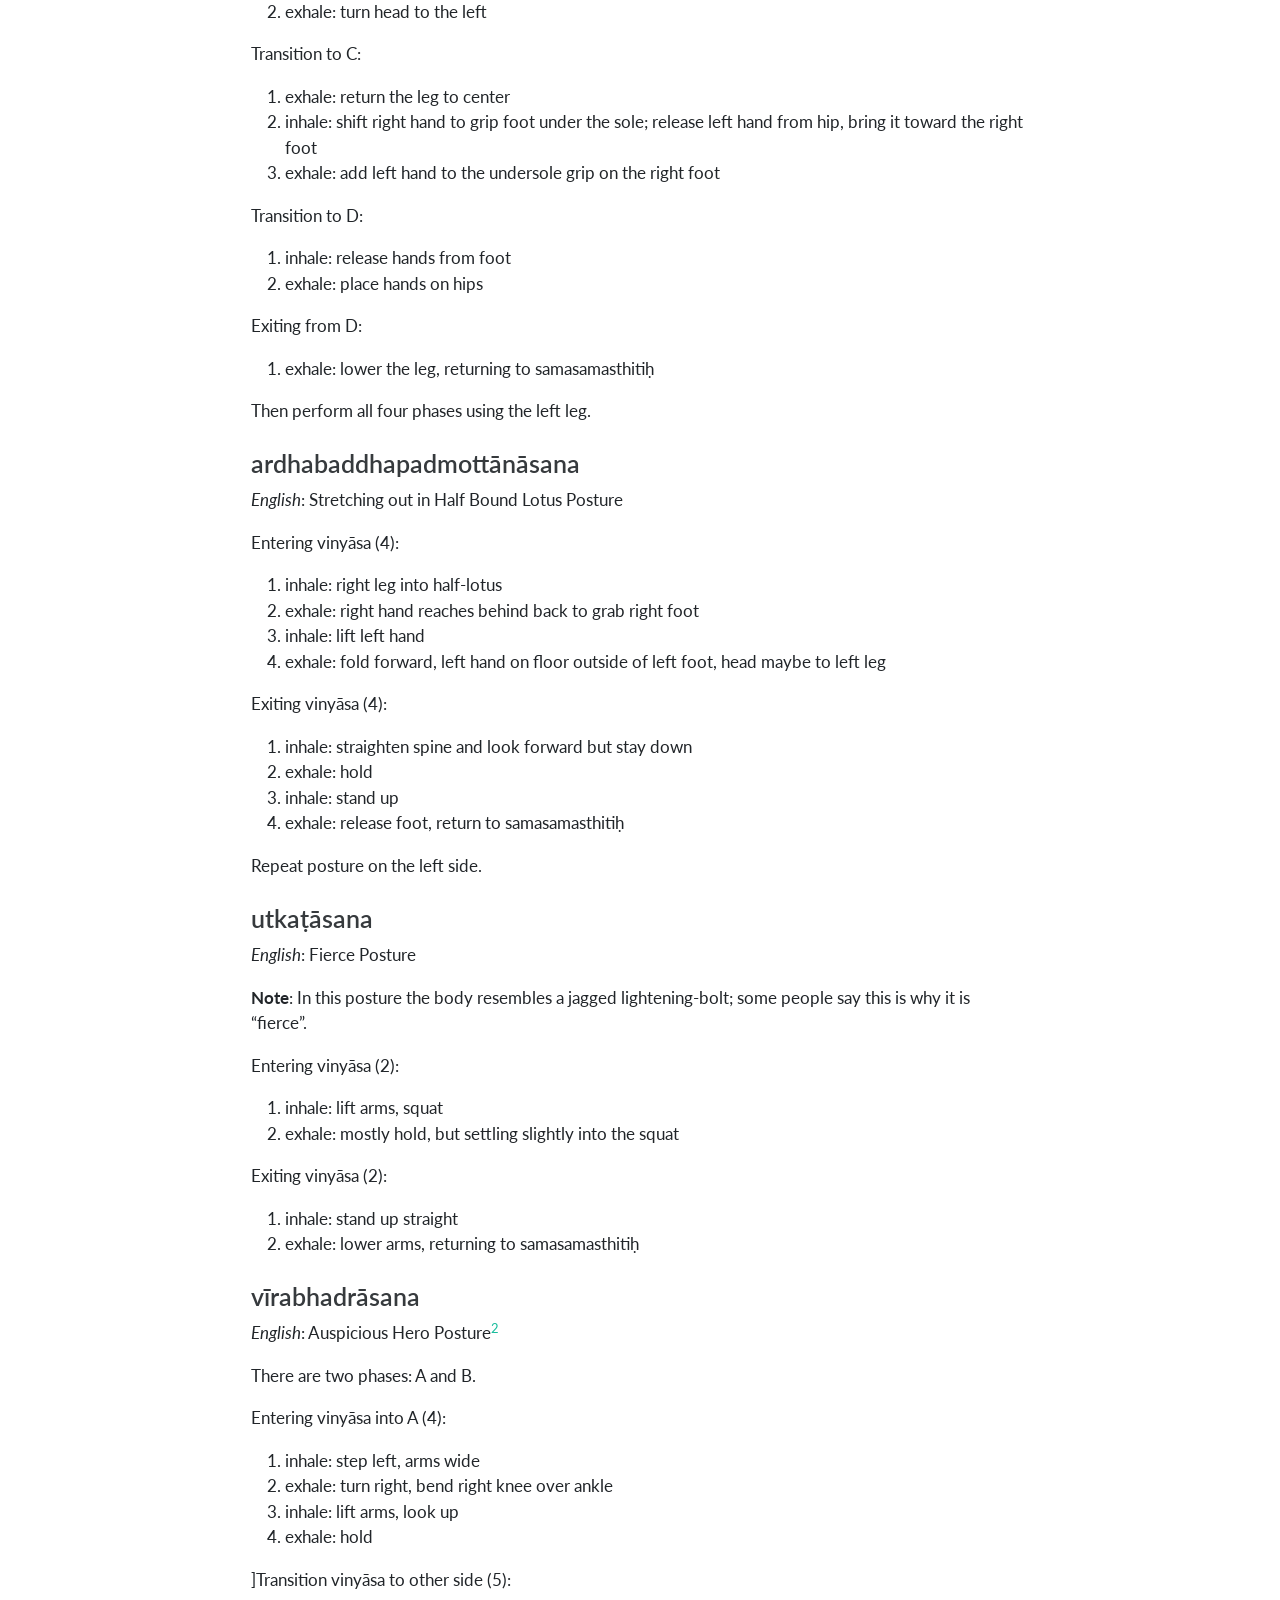
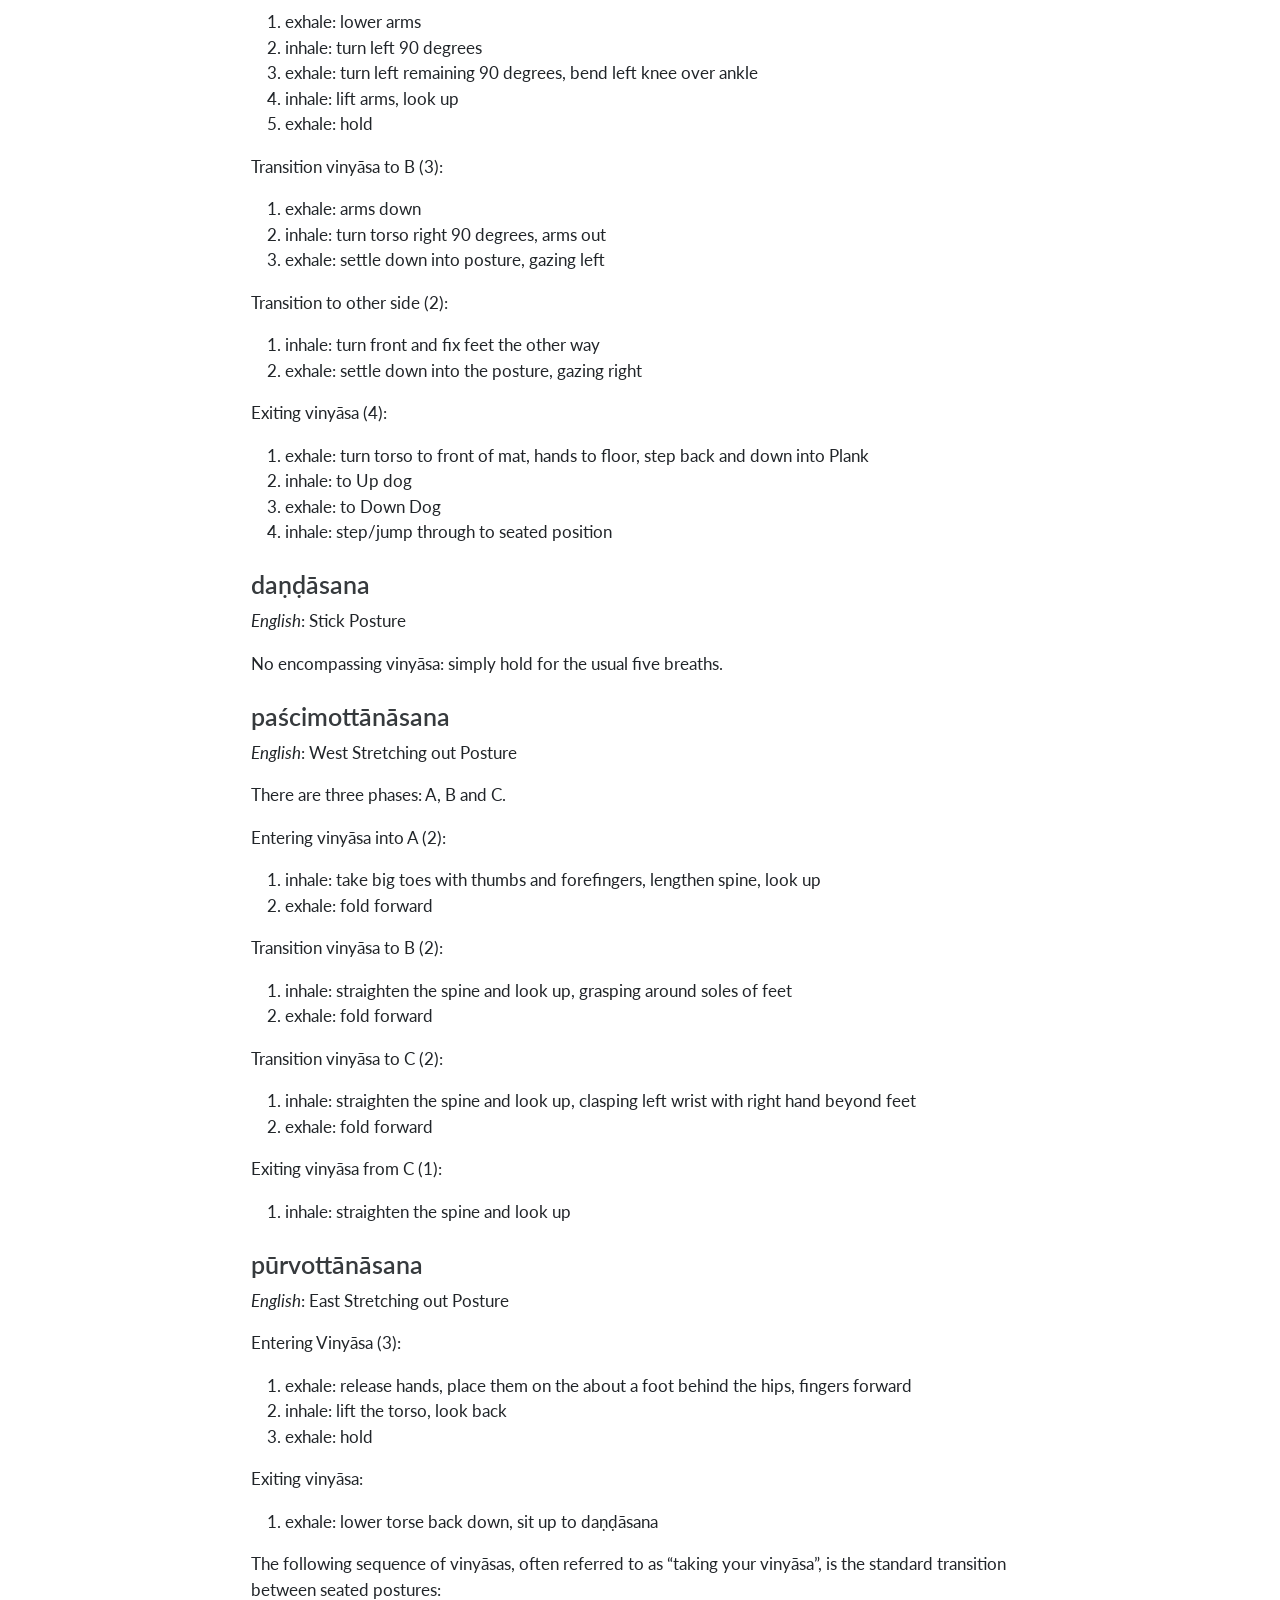
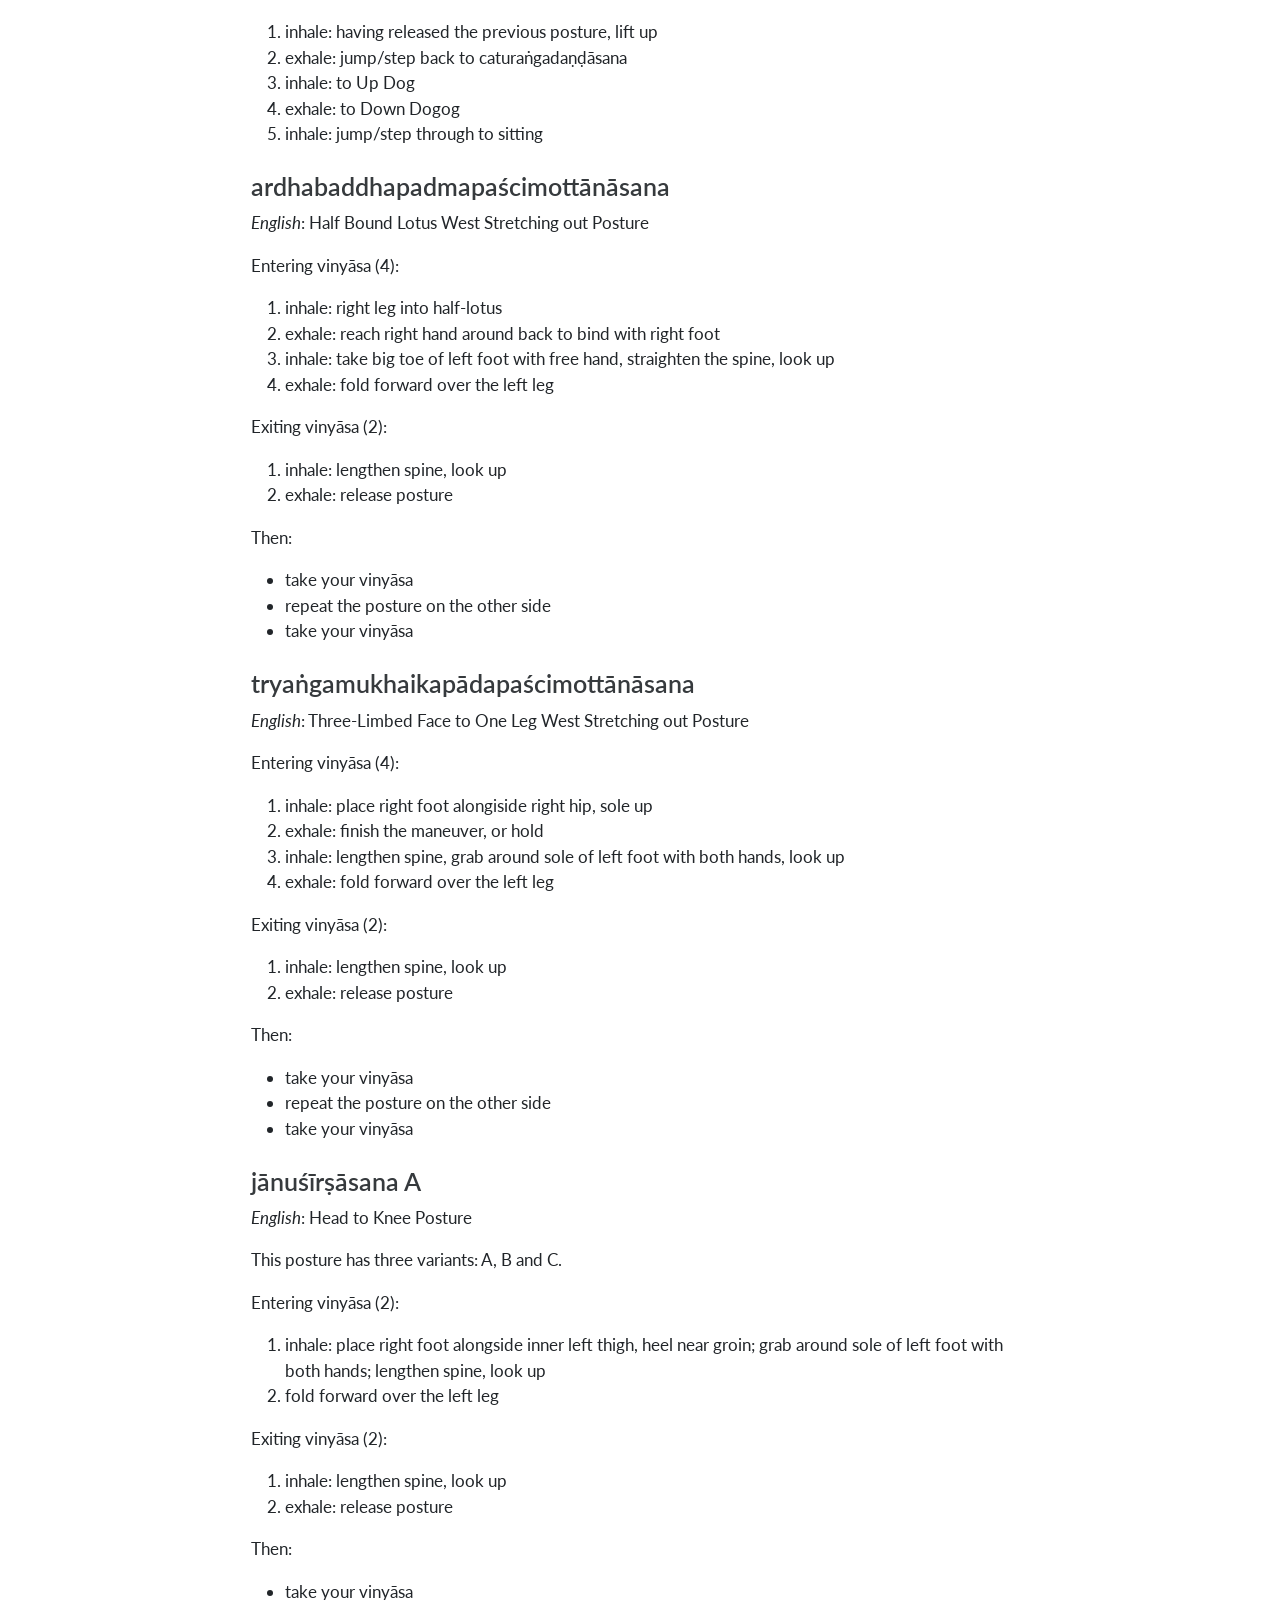
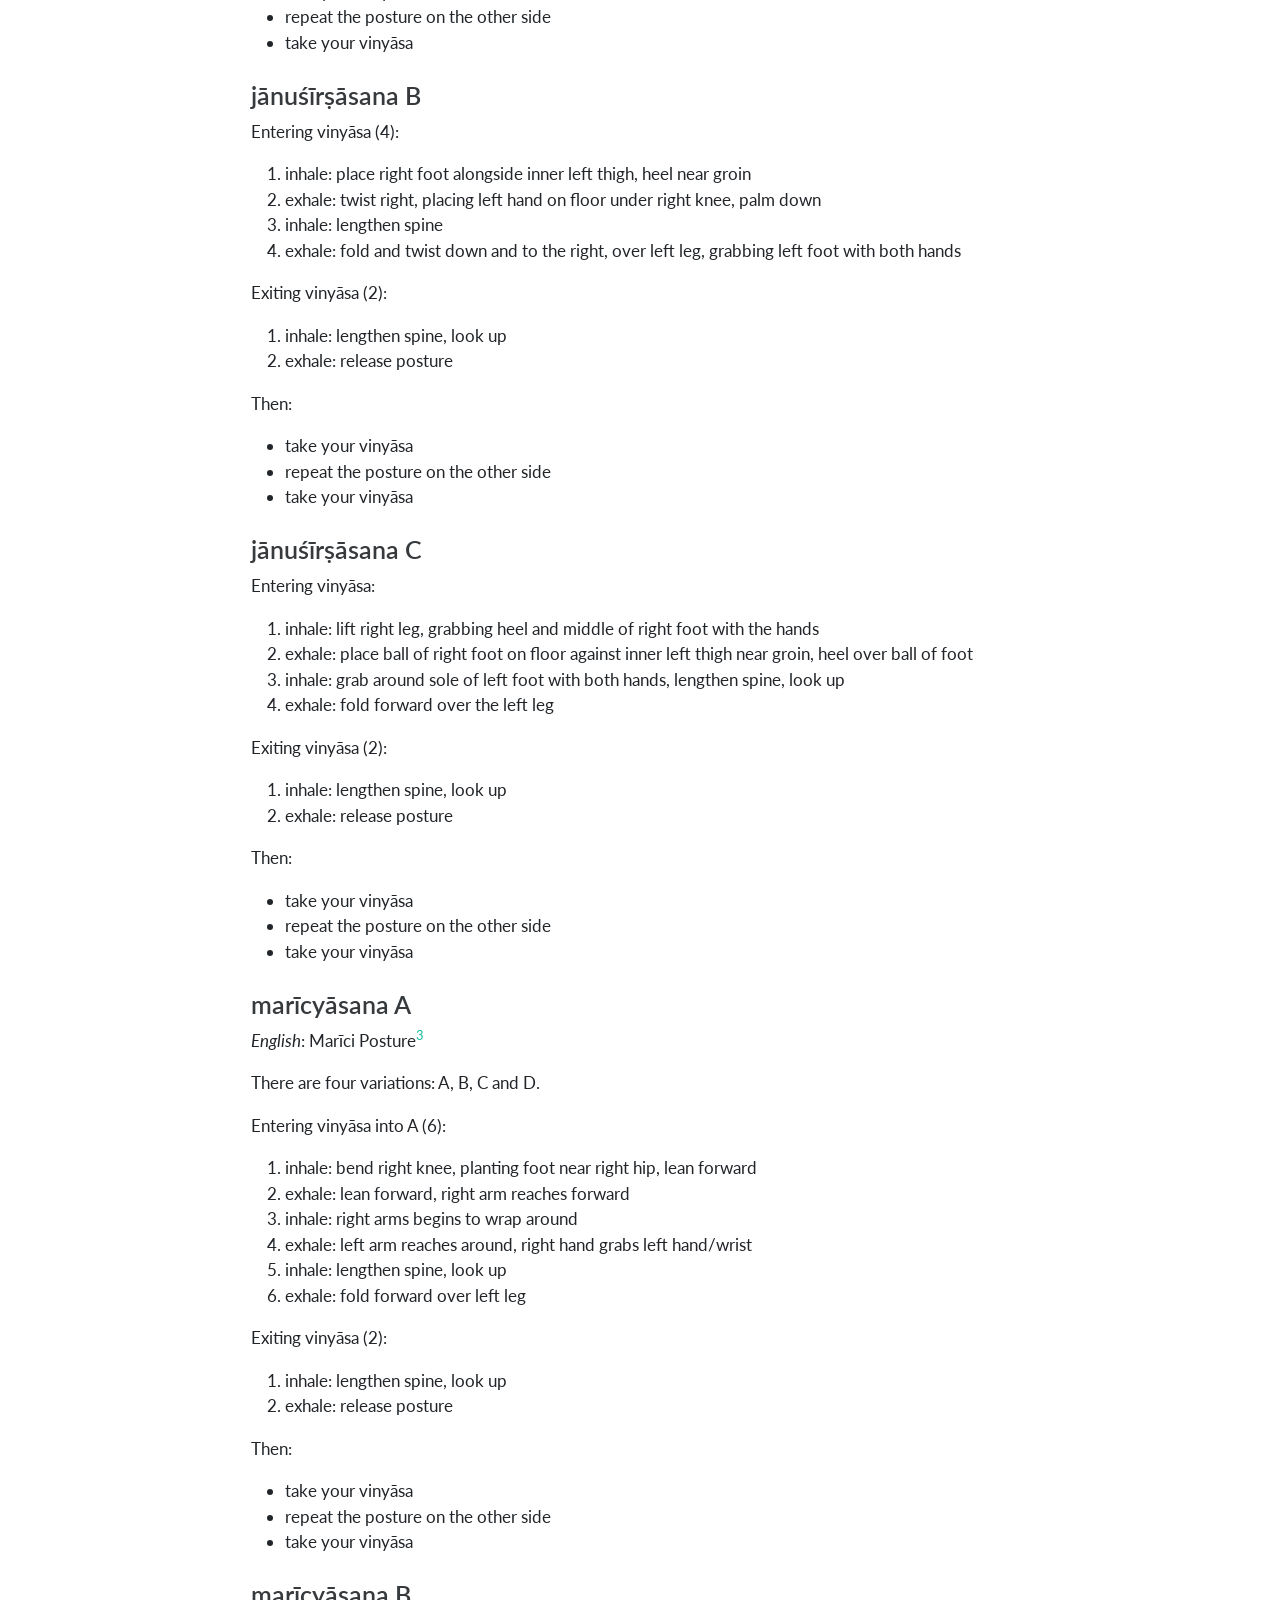
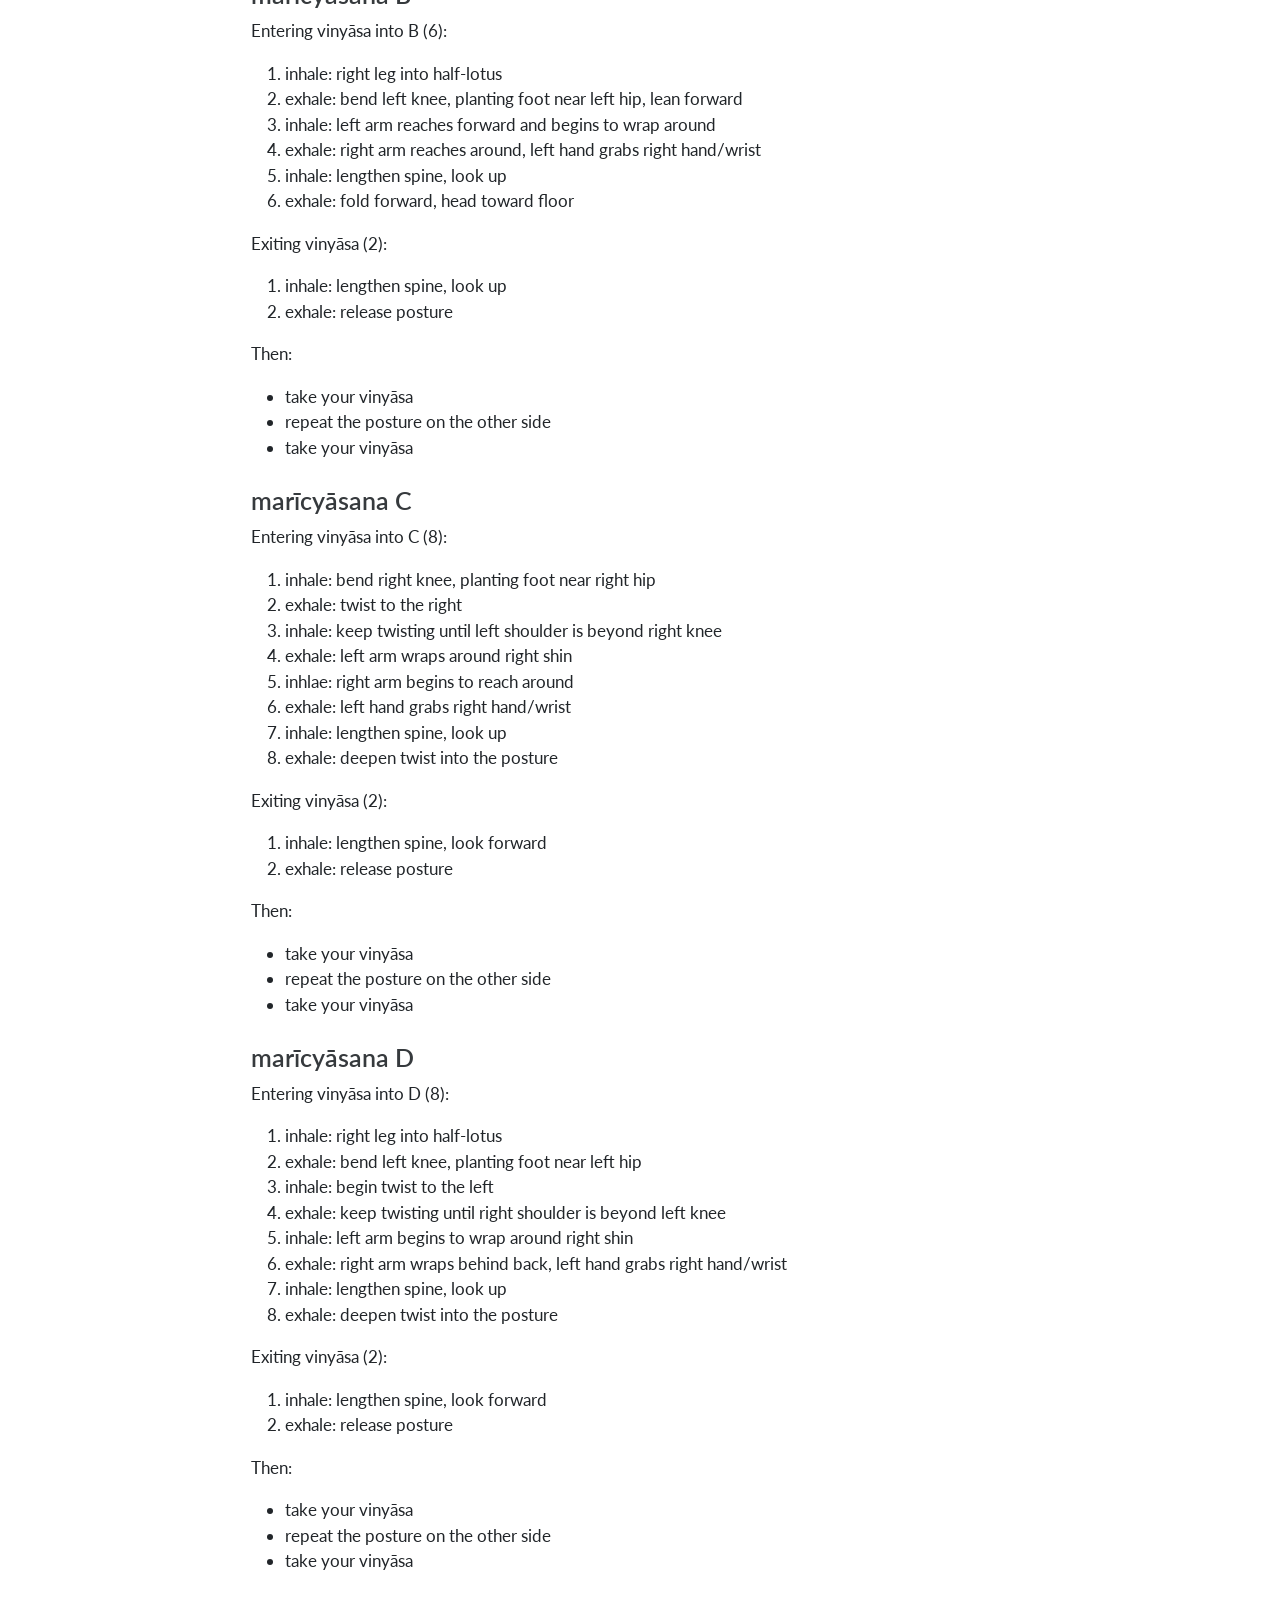
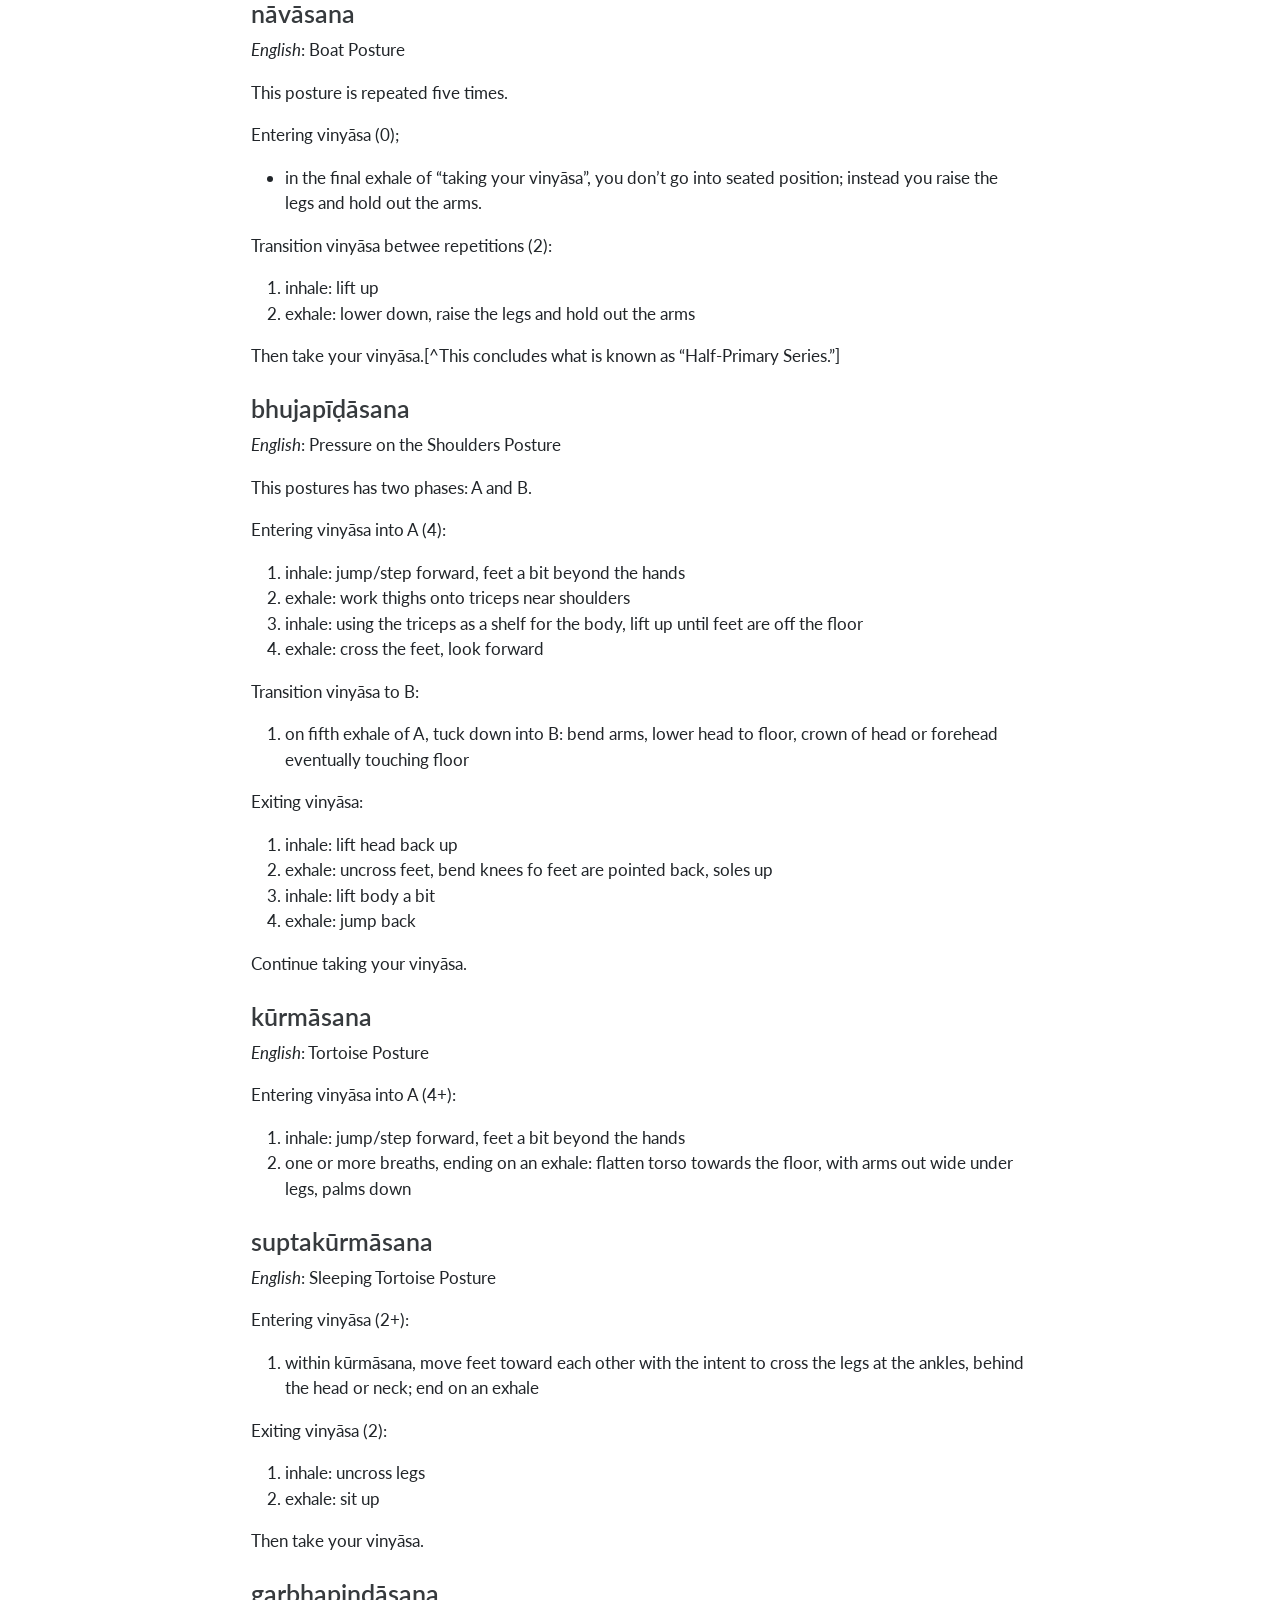
<file: docs/articles/primary-series-postures/index.html>
<!DOCTYPE html>
<html xmlns="http://www.w3.org/1999/xhtml" lang="en" xml:lang="en"><head>

<meta charset="utf-8">
<meta name="generator" content="quarto-1.4.551">

<meta name="viewport" content="width=device-width, initial-scale=1.0, user-scalable=yes">


<title>Trident Moon Yoga - Postures of the Primary Series</title>
<style>
code{white-space: pre-wrap;}
span.smallcaps{font-variant: small-caps;}
div.columns{display: flex; gap: min(4vw, 1.5em);}
div.column{flex: auto; overflow-x: auto;}
div.hanging-indent{margin-left: 1.5em; text-indent: -1.5em;}
ul.task-list{list-style: none;}
ul.task-list li input[type="checkbox"] {
  width: 0.8em;
  margin: 0 0.8em 0.2em -1em; /* quarto-specific, see https://github.com/quarto-dev/quarto-cli/issues/4556 */ 
  vertical-align: middle;
}
</style>


<script src="../../site_libs/quarto-nav/quarto-nav.js"></script>
<script src="../../site_libs/quarto-nav/headroom.min.js"></script>
<script src="../../site_libs/clipboard/clipboard.min.js"></script>
<script src="../../site_libs/quarto-search/autocomplete.umd.js"></script>
<script src="../../site_libs/quarto-search/fuse.min.js"></script>
<script src="../../site_libs/quarto-search/quarto-search.js"></script>
<meta name="quarto:offset" content="../../">
<link href="../../images/trident_favicon.jpg" rel="icon" type="image/jpeg">
<script src="../../site_libs/quarto-html/quarto.js"></script>
<script src="../../site_libs/quarto-html/popper.min.js"></script>
<script src="../../site_libs/quarto-html/tippy.umd.min.js"></script>
<script src="../../site_libs/quarto-html/anchor.min.js"></script>
<link href="../../site_libs/quarto-html/tippy.css" rel="stylesheet">
<link href="../../site_libs/quarto-html/quarto-syntax-highlighting.css" rel="stylesheet" class="quarto-color-scheme" id="quarto-text-highlighting-styles">
<link href="../../site_libs/quarto-html/quarto-syntax-highlighting-dark.css" rel="prefetch" class="quarto-color-scheme quarto-color-alternate" id="quarto-text-highlighting-styles">
<script src="../../site_libs/bootstrap/bootstrap.min.js"></script>
<link href="../../site_libs/bootstrap/bootstrap-icons.css" rel="stylesheet">
<link href="../../site_libs/bootstrap/bootstrap.min.css" rel="stylesheet" class="quarto-color-scheme" id="quarto-bootstrap" data-mode="light">
<link href="../../site_libs/bootstrap/bootstrap-dark.min.css" rel="prefetch" class="quarto-color-scheme quarto-color-alternate" id="quarto-bootstrap" data-mode="dark">
<script id="quarto-search-options" type="application/json">{
  "location": "navbar",
  "copy-button": false,
  "collapse-after": 3,
  "panel-placement": "end",
  "type": "overlay",
  "limit": 50,
  "keyboard-shortcut": [
    "f",
    "/",
    "s"
  ],
  "show-item-context": false,
  "language": {
    "search-no-results-text": "No results",
    "search-matching-documents-text": "matching documents",
    "search-copy-link-title": "Copy link to search",
    "search-hide-matches-text": "Hide additional matches",
    "search-more-match-text": "more match in this document",
    "search-more-matches-text": "more matches in this document",
    "search-clear-button-title": "Clear",
    "search-text-placeholder": "",
    "search-detached-cancel-button-title": "Cancel",
    "search-submit-button-title": "Submit",
    "search-label": "Search"
  }
}</script>


<link rel="stylesheet" href="../../styles.css">
</head>

<body class="nav-sidebar docked nav-fixed">

<div id="quarto-search-results"></div>
  <header id="quarto-header" class="headroom fixed-top">
    <nav class="navbar navbar-expand-lg " data-bs-theme="dark">
      <div class="navbar-container container-fluid">
      <div class="navbar-brand-container mx-auto">
    <a class="navbar-brand" href="../../index.html">
    <span class="navbar-title">Trident Moon Yoga</span>
    </a>
  </div>
            <div id="quarto-search" class="" title="Search"></div>
          <button class="navbar-toggler" type="button" data-bs-toggle="collapse" data-bs-target="#navbarCollapse" aria-controls="navbarCollapse" aria-expanded="false" aria-label="Toggle navigation" onclick="if (window.quartoToggleHeadroom) { window.quartoToggleHeadroom(); }">
  <span class="navbar-toggler-icon"></span>
</button>
          <div class="collapse navbar-collapse" id="navbarCollapse">
            <ul class="navbar-nav navbar-nav-scroll me-auto">
  <li class="nav-item">
    <a class="nav-link active" href="../../index.html" aria-current="page"> 
<span class="menu-text">Home</span></a>
  </li>  
  <li class="nav-item">
    <a class="nav-link" href="../../about.html"> 
<span class="menu-text">About</span></a>
  </li>  
  <li class="nav-item">
    <a class="nav-link" href="../../schedule.html"> 
<span class="menu-text">Classes</span></a>
  </li>  
  <li class="nav-item">
    <a class="nav-link" href="../../articles/index.html"> 
<span class="menu-text">Articles</span></a>
  </li>  
  <li class="nav-item">
    <a class="nav-link" href="../../posts/index.html"> 
<span class="menu-text">Blog</span></a>
  </li>  
</ul>
          </div> <!-- /navcollapse -->
          <div class="quarto-navbar-tools">
    <a href="https://www.facebook.com/profile.php?id=61556987980351" title="" class="quarto-navigation-tool px-1" aria-label=""><i class="bi bi-facebook"></i></a>
  <a href="" class="quarto-color-scheme-toggle quarto-navigation-tool  px-1" onclick="window.quartoToggleColorScheme(); return false;" title="Toggle dark mode"><i class="bi"></i></a>
</div>
      </div> <!-- /container-fluid -->
    </nav>
  <nav class="quarto-secondary-nav">
    <div class="container-fluid d-flex">
      <button type="button" class="quarto-btn-toggle btn" data-bs-toggle="collapse" data-bs-target=".quarto-sidebar-collapse-item" aria-controls="quarto-sidebar" aria-expanded="false" aria-label="Toggle sidebar navigation" onclick="if (window.quartoToggleHeadroom) { window.quartoToggleHeadroom(); }">
        <i class="bi bi-layout-text-sidebar-reverse"></i>
      </button>
        <nav class="quarto-page-breadcrumbs" aria-label="breadcrumb"><ol class="breadcrumb"><li class="breadcrumb-item"><a href="../../articles/index.html">Articles</a></li><li class="breadcrumb-item"><a href="../../articles/primary-series-postures/index.html">Primary Series Postures</a></li></ol></nav>
        <a class="flex-grow-1" role="button" data-bs-toggle="collapse" data-bs-target=".quarto-sidebar-collapse-item" aria-controls="quarto-sidebar" aria-expanded="false" aria-label="Toggle sidebar navigation" onclick="if (window.quartoToggleHeadroom) { window.quartoToggleHeadroom(); }">      
        </a>
    </div>
  </nav>
</header>
<!-- content -->
<div id="quarto-content" class="quarto-container page-columns page-rows-contents page-layout-article page-navbar">
<!-- sidebar -->
  <nav id="quarto-sidebar" class="sidebar collapse collapse-horizontal quarto-sidebar-collapse-item sidebar-navigation docked overflow-auto">
    <div class="pt-lg-2 mt-2 text-left sidebar-header">
      <a href="../../index.html" class="sidebar-logo-link">
      <img src="../../images/trident_logo.jpeg" alt="" class="sidebar-logo py-0 d-lg-inline d-none">
      </a>
      </div>
    <div class="sidebar-menu-container"> 
    <ul class="list-unstyled mt-1">
        <li class="sidebar-item sidebar-item-section">
      <div class="sidebar-item-container"> 
            <a href="../../articles/index.html" class="sidebar-item-text sidebar-link">
 <span class="menu-text">Articles</span></a>
          <a class="sidebar-item-toggle text-start" data-bs-toggle="collapse" data-bs-target="#quarto-sidebar-section-1" aria-expanded="true" aria-label="Toggle section">
            <i class="bi bi-chevron-right ms-2"></i>
          </a> 
      </div>
      <ul id="quarto-sidebar-section-1" class="collapse list-unstyled sidebar-section depth1 show">  
          <li class="sidebar-item">
  <div class="sidebar-item-container"> 
  <a href="../../articles/ashtanga-resources/index.html" class="sidebar-item-text sidebar-link">
 <span class="menu-text">Ashtanga Resources</span></a>
  </div>
</li>
          <li class="sidebar-item">
  <div class="sidebar-item-container"> 
  <a href="../../articles/primary-series-postures/index.html" class="sidebar-item-text sidebar-link active">
 <span class="menu-text">Primary Series Postures</span></a>
  </div>
</li>
      </ul>
  </li>
        <li class="sidebar-item sidebar-item-section">
      <span class="sidebar-item-text sidebar-link text-start">
 <span class="menu-text">Posts</span></span>
  </li>
    </ul>
    </div>
</nav>
<div id="quarto-sidebar-glass" class="quarto-sidebar-collapse-item" data-bs-toggle="collapse" data-bs-target=".quarto-sidebar-collapse-item"></div>
<!-- margin-sidebar -->
    <div id="quarto-margin-sidebar" class="sidebar margin-sidebar">
        <nav id="TOC" role="doc-toc" class="toc-active">
    <h2 id="toc-title">On this page</h2>
   
  <ul>
  <li><a href="#sūryanamaskāra-sequences" id="toc-sūryanamaskāra-sequences" class="nav-link active" data-scroll-target="#sūryanamaskāra-sequences">sūryanamaskāra Sequences</a>
  <ul class="collapse">
  <li><a href="#sūryanamaskāra-a-sequence" id="toc-sūryanamaskāra-a-sequence" class="nav-link" data-scroll-target="#sūryanamaskāra-a-sequence">sūryanamaskāra A Sequence</a></li>
  <li><a href="#sūryanamaskāra-b-sequence" id="toc-sūryanamaskāra-b-sequence" class="nav-link" data-scroll-target="#sūryanamaskāra-b-sequence">sūryanamaskāra B Sequence</a></li>
  </ul></li>
  <li><a href="#standing-sequence" id="toc-standing-sequence" class="nav-link" data-scroll-target="#standing-sequence">Standing Sequence</a>
  <ul class="collapse">
  <li><a href="#pādāṅguṣṭhāsana" id="toc-pādāṅguṣṭhāsana" class="nav-link" data-scroll-target="#pādāṅguṣṭhāsana">pādāṅguṣṭhāsana</a></li>
  <li><a href="#pādahastāsana" id="toc-pādahastāsana" class="nav-link" data-scroll-target="#pādahastāsana">pādahastāsana</a></li>
  <li><a href="#trikoṇāsana" id="toc-trikoṇāsana" class="nav-link" data-scroll-target="#trikoṇāsana">trikoṇāsana</a></li>
  <li><a href="#parivṛttatrikoṇāsana" id="toc-parivṛttatrikoṇāsana" class="nav-link" data-scroll-target="#parivṛttatrikoṇāsana">parivṛttatrikoṇāsana</a></li>
  <li><a href="#parśvakoṇāsna" id="toc-parśvakoṇāsna" class="nav-link" data-scroll-target="#parśvakoṇāsna">parśvakoṇāsna</a></li>
  <li><a href="#parivrttaparśvakoṇāsana" id="toc-parivrttaparśvakoṇāsana" class="nav-link" data-scroll-target="#parivrttaparśvakoṇāsana">parivrttaparśvakoṇāsana</a></li>
  <li><a href="#prasāritapādottānāsana" id="toc-prasāritapādottānāsana" class="nav-link" data-scroll-target="#prasāritapādottānāsana">prasāritapādottānāsana</a></li>
  <li><a href="#parśvottānāsana" id="toc-parśvottānāsana" class="nav-link" data-scroll-target="#parśvottānāsana">parśvottānāsana</a></li>
  </ul></li>
  <li><a href="#primary-series-postures" id="toc-primary-series-postures" class="nav-link" data-scroll-target="#primary-series-postures">Primary Series Postures</a>
  <ul class="collapse">
  <li><a href="#utthitahastapādāṅguṣṭhāsana" id="toc-utthitahastapādāṅguṣṭhāsana" class="nav-link" data-scroll-target="#utthitahastapādāṅguṣṭhāsana">utthitahastapādāṅguṣṭhāsana</a></li>
  <li><a href="#ardhabaddhapadmottānāsana" id="toc-ardhabaddhapadmottānāsana" class="nav-link" data-scroll-target="#ardhabaddhapadmottānāsana">ardhabaddhapadmottānāsana</a></li>
  <li><a href="#utkaṭāsana" id="toc-utkaṭāsana" class="nav-link" data-scroll-target="#utkaṭāsana">utkaṭāsana</a></li>
  <li><a href="#vīrabhadrāsana" id="toc-vīrabhadrāsana" class="nav-link" data-scroll-target="#vīrabhadrāsana">vīrabhadrāsana</a></li>
  <li><a href="#daṇḍāsana" id="toc-daṇḍāsana" class="nav-link" data-scroll-target="#daṇḍāsana">daṇḍāsana</a></li>
  <li><a href="#paścimottānāsana" id="toc-paścimottānāsana" class="nav-link" data-scroll-target="#paścimottānāsana">paścimottānāsana</a></li>
  <li><a href="#pūrvottānāsana" id="toc-pūrvottānāsana" class="nav-link" data-scroll-target="#pūrvottānāsana">pūrvottānāsana</a></li>
  <li><a href="#ardhabaddhapadmapaścimottānāsana" id="toc-ardhabaddhapadmapaścimottānāsana" class="nav-link" data-scroll-target="#ardhabaddhapadmapaścimottānāsana">ardhabaddhapadmapaścimottānāsana</a></li>
  <li><a href="#tryaṅgamukhaikapādapaścimottānāsana" id="toc-tryaṅgamukhaikapādapaścimottānāsana" class="nav-link" data-scroll-target="#tryaṅgamukhaikapādapaścimottānāsana">tryaṅgamukhaikapādapaścimottānāsana</a></li>
  <li><a href="#jānuśīrṣāsana-a" id="toc-jānuśīrṣāsana-a" class="nav-link" data-scroll-target="#jānuśīrṣāsana-a">jānuśīrṣāsana A</a></li>
  <li><a href="#jānuśīrṣāsana-b" id="toc-jānuśīrṣāsana-b" class="nav-link" data-scroll-target="#jānuśīrṣāsana-b">jānuśīrṣāsana B</a></li>
  <li><a href="#jānuśīrṣāsana-c" id="toc-jānuśīrṣāsana-c" class="nav-link" data-scroll-target="#jānuśīrṣāsana-c">jānuśīrṣāsana C</a></li>
  <li><a href="#marīcyāsana-a" id="toc-marīcyāsana-a" class="nav-link" data-scroll-target="#marīcyāsana-a">marīcyāsana A</a></li>
  <li><a href="#marīcyāsana-b" id="toc-marīcyāsana-b" class="nav-link" data-scroll-target="#marīcyāsana-b">marīcyāsana B</a></li>
  <li><a href="#marīcyāsana-c" id="toc-marīcyāsana-c" class="nav-link" data-scroll-target="#marīcyāsana-c">marīcyāsana C</a></li>
  <li><a href="#marīcyāsana-d" id="toc-marīcyāsana-d" class="nav-link" data-scroll-target="#marīcyāsana-d">marīcyāsana D</a></li>
  <li><a href="#nāvāsana" id="toc-nāvāsana" class="nav-link" data-scroll-target="#nāvāsana">nāvāsana</a></li>
  <li><a href="#bhujapīḍāsana" id="toc-bhujapīḍāsana" class="nav-link" data-scroll-target="#bhujapīḍāsana">bhujapīḍāsana</a></li>
  <li><a href="#kūrmāsana" id="toc-kūrmāsana" class="nav-link" data-scroll-target="#kūrmāsana">kūrmāsana</a></li>
  <li><a href="#suptakūrmāsana" id="toc-suptakūrmāsana" class="nav-link" data-scroll-target="#suptakūrmāsana">suptakūrmāsana</a></li>
  <li><a href="#garbhapiṇḍāsana" id="toc-garbhapiṇḍāsana" class="nav-link" data-scroll-target="#garbhapiṇḍāsana">garbhapiṇḍāsana</a></li>
  <li><a href="#kukkuṭāsana" id="toc-kukkuṭāsana" class="nav-link" data-scroll-target="#kukkuṭāsana">kukkuṭāsana</a></li>
  <li><a href="#baddhakoṇāsana" id="toc-baddhakoṇāsana" class="nav-link" data-scroll-target="#baddhakoṇāsana">baddhakoṇāsana</a></li>
  <li><a href="#upaviṣṭakoṇāsana" id="toc-upaviṣṭakoṇāsana" class="nav-link" data-scroll-target="#upaviṣṭakoṇāsana">upaviṣṭakoṇāsana</a></li>
  <li><a href="#suptakoṇāsana" id="toc-suptakoṇāsana" class="nav-link" data-scroll-target="#suptakoṇāsana">suptakoṇāsana</a></li>
  <li><a href="#suptapādāṅguṣṭhāsana" id="toc-suptapādāṅguṣṭhāsana" class="nav-link" data-scroll-target="#suptapādāṅguṣṭhāsana">suptapādāṅguṣṭhāsana</a></li>
  <li><a href="#ubhayapādāṅguṣṭhāsana" id="toc-ubhayapādāṅguṣṭhāsana" class="nav-link" data-scroll-target="#ubhayapādāṅguṣṭhāsana">ubhayapādāṅguṣṭhāsana</a></li>
  <li><a href="#ūrdhvamukhapaścimottānāsana" id="toc-ūrdhvamukhapaścimottānāsana" class="nav-link" data-scroll-target="#ūrdhvamukhapaścimottānāsana">ūrdhvamukhapaścimottānāsana</a></li>
  <li><a href="#setubandhāsana" id="toc-setubandhāsana" class="nav-link" data-scroll-target="#setubandhāsana">setubandhāsana</a></li>
  <li><a href="#ūrdhvadhanurāsana" id="toc-ūrdhvadhanurāsana" class="nav-link" data-scroll-target="#ūrdhvadhanurāsana">ūrdhvadhanurāsana</a></li>
  </ul></li>
  <li><a href="#closing-sequence" id="toc-closing-sequence" class="nav-link" data-scroll-target="#closing-sequence">Closing Sequence</a>
  <ul class="collapse">
  <li><a href="#sālambhasarvāṅgāsana" id="toc-sālambhasarvāṅgāsana" class="nav-link" data-scroll-target="#sālambhasarvāṅgāsana">sālambhasarvāṅgāsana</a></li>
  <li><a href="#hālāsana" id="toc-hālāsana" class="nav-link" data-scroll-target="#hālāsana">hālāsana</a></li>
  <li><a href="#karṇapīḍāsana" id="toc-karṇapīḍāsana" class="nav-link" data-scroll-target="#karṇapīḍāsana">karṇapīḍāsana</a></li>
  <li><a href="#ūrdhvapadmāsana" id="toc-ūrdhvapadmāsana" class="nav-link" data-scroll-target="#ūrdhvapadmāsana">ūrdhvapadmāsana</a></li>
  <li><a href="#piṇḍāsana" id="toc-piṇḍāsana" class="nav-link" data-scroll-target="#piṇḍāsana">piṇḍāsana</a></li>
  <li><a href="#matsyāsana" id="toc-matsyāsana" class="nav-link" data-scroll-target="#matsyāsana">matsyāsana</a></li>
  <li><a href="#uttānapādāsana" id="toc-uttānapādāsana" class="nav-link" data-scroll-target="#uttānapādāsana">uttānapādāsana</a></li>
  <li><a href="#śīrṣāsana" id="toc-śīrṣāsana" class="nav-link" data-scroll-target="#śīrṣāsana">śīrṣāsana</a></li>
  <li><a href="#ūrdhvadaṇḍāsana" id="toc-ūrdhvadaṇḍāsana" class="nav-link" data-scroll-target="#ūrdhvadaṇḍāsana">ūrdhvadaṇḍāsana</a></li>
  <li><a href="#bālāsana" id="toc-bālāsana" class="nav-link" data-scroll-target="#bālāsana">bālāsana</a></li>
  <li><a href="#baddhapadmāsana" id="toc-baddhapadmāsana" class="nav-link" data-scroll-target="#baddhapadmāsana">baddhapadmāsana</a></li>
  <li><a href="#padmāsana" id="toc-padmāsana" class="nav-link" data-scroll-target="#padmāsana">padmāsana</a></li>
  <li><a href="#tolāsana" id="toc-tolāsana" class="nav-link" data-scroll-target="#tolāsana">tolāsana</a></li>
  <li><a href="#śāvāsana" id="toc-śāvāsana" class="nav-link" data-scroll-target="#śāvāsana">śāvāsana</a></li>
  </ul></li>
  </ul>
</nav>
    </div>
<!-- main -->
<main class="content" id="quarto-document-content">

<header id="title-block-header" class="quarto-title-block default"><nav class="quarto-page-breadcrumbs quarto-title-breadcrumbs d-none d-lg-block" aria-label="breadcrumb"><ol class="breadcrumb"><li class="breadcrumb-item"><a href="../../articles/index.html">Articles</a></li><li class="breadcrumb-item"><a href="../../articles/primary-series-postures/index.html">Primary Series Postures</a></li></ol></nav>
<div class="quarto-title">
<h1 class="title">Postures of the Primary Series</h1>
</div>



<div class="quarto-title-meta">

    
  
    
  </div>
  


</header>


<p>This article lists the postures of the Primary Series as taught by BNS Iyngar, along with a rendering of the encompassing vinyāsa.<a href="#fn1" class="footnote-ref" id="fnref1" role="doc-noteref"><sup>1</sup></a> The postures are identified first in Sanskrit and then in English translation.</p>
<p>It is important to bear in mind that, just as the postures themselves should be modified to individual bodies and needs, so the encompassing vinyāsa count should treated as aspirational only and should be subject to adjustment. Even experienced persons who come to the practice with considerable bodily gifts find themselves adding breaths, especially as they move into or out of postures.</p>
<section id="sūryanamaskāra-sequences" class="level2">
<h2 class="anchored" data-anchor-id="sūryanamaskāra-sequences">sūryanamaskāra Sequences</h2>
<p><em>English</em>: Salutations to the Sun</p>
<p>Andrew Eppler says that sūryanamaskāra are the meter and scale of the “song” that is the Primary Series.</p>
<section id="sūryanamaskāra-a-sequence" class="level3">
<h3 class="anchored" data-anchor-id="sūryanamaskāra-a-sequence">sūryanamaskāra A Sequence</h3>
<p>Repeat this sequence 4-5 times. Only one posture of the sequence (adhomukhaśvānāsana) is held.</p>
<p>Begin in <strong>samasthitiḥ</strong>.</p>
<ol type="1">
<li>inhale: raise arms and look up, to <strong>ūrdhvavṛkṣāsana</strong> (Upward Tree Posture)</li>
<li>exhale: fold down to <strong>uttanāsana A</strong> (Stretching Out Posture A)</li>
<li>inhale: straighten the spine and look forward but stay down (this is <strong>uttanāsana B</strong>, Stretching Out Posture A)</li>
<li>exhale: jump/step back to <strong>caturaṅgadaṇḍāsana</strong> (Four-Limbed Stick Posture)</li>
<li>inhale: press up, bending back and looking up, to <strong>ūrdhvamukhaśvānāsana</strong> (Upward-Face Dog Posture)</li>
<li>exhale: to <strong>adhomukhaśvānāsana</strong> (Downward-Face Dog Posture). <em>This posture is held for five complete breaths.</em></li>
<li>inhale: jump/step forward to <strong>uttanāsana B</strong></li>
<li>exhale: fold down to <strong>uttanāsana A</strong></li>
<li>inhale: up to <strong>ūrdhvavṛkṣāsana</strong></li>
<li>exhale: to <strong>samasthitiḥ</strong></li>
</ol>
</section>
<section id="sūryanamaskāra-b-sequence" class="level3">
<h3 class="anchored" data-anchor-id="sūryanamaskāra-b-sequence">sūryanamaskāra B Sequence</h3>
<p>Repeat this sequence 3-4 times as needed. Again only one posture of the sequence (adhomukhaśvānāsana)(is held, and then only in its third occurence.</p>
<p>Begin in <strong>samasthitiḥ</strong> from the final iteration of the sūryanamakāra A sequence.</p>
<ol type="1">
<li>inhale: raise arms and look up, to <strong>ūrdhvavṛkṣāsana</strong> (Upward Tree Posture)</li>
<li>exhale: fold down to <strong>uttanāsana A</strong> (Stretching Out Posture A)</li>
<li>inhale: straighten the spine and look forward but stay down (this is <strong>uttanāsana B</strong>, Stretching Out Posture A)</li>
<li>exhale: jump/step back to <strong>caturaṅgadaṇḍāsana</strong> (Four-Limbed Stick Posture, ommonly known as Plank)</li>
<li>inhale: press up, bending back and looking up, to <strong>ūrdhvamukhaśvānāsana</strong> (Upward-Face Dog Posture)</li>
<li>exhale: to <strong>adhomukhaśvānāsana</strong> (Downward-Face Dog Posture). <em>Do not hold this posture.</em></li>
<li>inhale: step right foot forward between hands, come up to <strong>vīrabhadrāsana A</strong> (Auspicious Hero Posture A)</li>
<li>exhale: step the right foot back, come down into <strong>caturaṅgadaṇḍāsana</strong></li>
<li>inhale: press up into <strong>ūrdhvamukhaśvānāsana</strong></li>
<li>exhale: to <strong>adhomukhaśvānāsana</strong>. <em>Again, do not hold this posture.</em></li>
<li>inhale: step left foot forward between hands, come up to <strong>vīrabhadrāsana A</strong> (Auspicious Hero Posture A)</li>
<li>exhale: step the left foot back, come down into <strong>caturaṅgadaṇḍāsana</strong></li>
<li>inhale: press up into <strong>ūrdhvamukhaśvānāsana</strong></li>
<li>exhale: to <strong>adhomukhaśvānāsana</strong>. <em>This time, hold the posture for five complete breaths.</em></li>
<li>inhale: jump/step forward to <strong>uttanāsana B</strong></li>
<li>exhale: fold down to <strong>uttanāsana A</strong></li>
<li>inhale: up to <strong>ūrdhvavṛkṣāsana</strong></li>
<li>exhale: to <strong>samasthitiḥ</strong></li>
</ol>
</section>
</section>
<section id="standing-sequence" class="level2">
<h2 class="anchored" data-anchor-id="standing-sequence">Standing Sequence</h2>
<section id="pādāṅguṣṭhāsana" class="level3">
<h3 class="anchored" data-anchor-id="pādāṅguṣṭhāsana">pādāṅguṣṭhāsana</h3>
<p><em>English</em>: Thumb to Foot Posture</p>
<p>Entering vinyāsa (4):</p>
<ol type="1">
<li>inhale: step left, hands to hips, look up</li>
<li>exhale: fold forward</li>
<li>inhale: straighten, look up</li>
<li>exhale: fold</li>
</ol>
<p>(Here andrew stays down for the next posture. Joey Paz exits with four vinyāsa, ending in samasthitiḥ.)</p>
</section>
<section id="pādahastāsana" class="level3">
<h3 class="anchored" data-anchor-id="pādahastāsana">pādahastāsana</h3>
<p><em>English</em>: Hand [under] Foot Posture</p>
<p>Entering vinyāsa (4):</p>
<ol type="1">
<li>inhale: look up, hands to hips</li>
<li>exhale: hands under feet</li>
<li>inhale: look up</li>
<li>exhale: fold</li>
</ol>
<p>Exiting vinyāsa (4, ends in samasamasthitiḥ):</p>
<ol type="1">
<li>inhale: look up, hands to hips</li>
<li>exahle: fold</li>
<li>inhale: up</li>
<li>exhale: step back to samasamasthitiḥ</li>
</ol>
</section>
<section id="trikoṇāsana" class="level3">
<h3 class="anchored" data-anchor-id="trikoṇāsana">trikoṇāsana</h3>
<p><em>English</em>: Triangle Posture</p>
<p>Entering vinyāsa (2):</p>
<ol type="1">
<li>inhale: step to the left, feet a bit more than a leg’s length distance apart, spread arms, “fix” the feet</li>
<li>exhale: fold down to the right</li>
</ol>
<p>Transition vinyāsa (2):</p>
<ol type="1">
<li>inhale: rise up, fix feet the other way</li>
<li>exhale: fold down to the left</li>
</ol>
<p>Exiting vinyāsa (1):</p>
<ul>
<li>inhale: rise up, fix feet the other way</li>
</ul>
</section>
<section id="parivṛttatrikoṇāsana" class="level3">
<h3 class="anchored" data-anchor-id="parivṛttatrikoṇāsana">parivṛttatrikoṇāsana</h3>
<p><em>English</em>: Revolved Triangle Posture</p>
<p>Entering vinyāsa (1):</p>
<ul>
<li>exhale: fold and twist down and to the right</li>
</ul>
<p>Transition vinyāsa (2):</p>
<ol type="1">
<li>inhale: rise up, fix feet the other way</li>
<li>exhale: fold and twist down and to the left</li>
</ol>
<p>Exiting vinyāsa (2):</p>
<ol type="1">
<li>inhale: rise up, feet back to neutral</li>
<li>exhale: step back to samasamasthitiḥ</li>
</ol>
</section>
<section id="parśvakoṇāsna" class="level3">
<h3 class="anchored" data-anchor-id="parśvakoṇāsna">parśvakoṇāsna</h3>
<p><em>English</em>: Side Angle Posture</p>
<p>Entering vinyāsa (2):</p>
<ol type="1">
<li>inhale: step to the left, feet quite a bit more than a leg’s length distance apart, spread arms, “fix” the feet</li>
<li>exhale: bend right knee over ankle, fold down to the right</li>
</ol>
<p>Transition vinyāsa (2):</p>
<ol type="1">
<li>inhale: rise up, fix feet the other way</li>
<li>exhale: bend left knee over ankle, fold down to the left</li>
</ol>
<p>Exiting vinyāsa (1):</p>
<ul>
<li>inhale: rise up, fix feet the other way</li>
</ul>
</section>
<section id="parivrttaparśvakoṇāsana" class="level3">
<h3 class="anchored" data-anchor-id="parivrttaparśvakoṇāsana">parivrttaparśvakoṇāsana</h3>
<p><em>English</em>: Revolved Side Angle Posture</p>
<p>Entering vinyāsa (1):</p>
<ul>
<li>exhale: bend right knee over ankle, fold and twist down and to the right</li>
</ul>
<p>Transition vinyāsa (2):</p>
<ol type="1">
<li>inhale: rise up, fix feet the other way</li>
<li>exhale: bend left knee over angle, fold and twist down and to the left</li>
</ol>
<p>Exiting vinyāsa (2):</p>
<ol type="1">
<li>inhale: rise up, feet back to neutral</li>
<li>exhale: step back to samasamasthitiḥ</li>
</ol>
</section>
<section id="prasāritapādottānāsana" class="level3">
<h3 class="anchored" data-anchor-id="prasāritapādottānāsana">prasāritapādottānāsana</h3>
<p><em>English</em>: Stretching Out to Spread Feet Posture</p>
<p>There are four phases: A, B, C, D.</p>
<p>Entering vinyāsa for A (4):</p>
<ol type="1">
<li>inhale: step to the left, feet quite a bit more than a leg’s length distance apart, spread arms</li>
<li>exhale: hands on hips</li>
<li>inhale: arch back, look up</li>
<li>exhale: fold forwards, hands (and maybe head) on floor</li>
</ol>
<p>Exiting vinyāsa from A (4):</p>
<ol type="1">
<li>inhale: straighten the spine, look up but stay down</li>
<li>exhale: hands on hips</li>
<li>inhale: stand, arms out</li>
<li>exhale: hands to hips</li>
</ol>
<p>Entering vinyāsa for B (4):</p>
<ul>
<li>inhale stand, arms spread</li>
<li>exhale hands to hips, elbows trending toward each other behind you</li>
<li>inhale look up</li>
<li>exhale fold down, head maybe on floor</li>
</ul>
<p>Exiting vinyāsa from B (2):</p>
<ol type="1">
<li>inhale: stand</li>
<li>exhale: hands to hips</li>
</ol>
<p>Entering vinyāsa for C (4):</p>
<ol type="1">
<li>inhale: spread arms</li>
<li>exhale: clasp ahnds behind back</li>
<li>inhale: arch back, look up</li>
<li>exhale: fold down, head maybe on floor, hands on floor a distant possibility</li>
</ol>
<p>Exiting vinyāsa from C (2):</p>
<ol type="1">
<li>inhale: stand</li>
<li>exhale: release clasp, hands to hips</li>
</ol>
<p>Entering vinyāsa for D (4):</p>
<ol type="1">
<li>inhale: up arms wide</li>
<li>exhale: hands to hips</li>
<li>inhale: arch bak, look up</li>
<li>exhale: fold down, grab big toes, head maybe on floor</li>
</ol>
<p>Exiting vinyāsa from D (4):</p>
<ol type="1">
<li>inhale: straighten the spine, look up but stay down</li>
<li>exhale: hands on hips</li>
<li>inhale: stand, arms out</li>
<li>exhale: step forward to samasamasthitiḥ</li>
</ol>
</section>
<section id="parśvottānāsana" class="level3">
<h3 class="anchored" data-anchor-id="parśvottānāsana">parśvottānāsana</h3>
<p><em>English</em>: Stretching Out to the Side Posture</p>
<p>Entering vinyāsa (4):</p>
<ol type="1">
<li>inhale: step left arms wide, less than a leg’s width distance between feet</li>
<li>exhale: hands to reverse namaste</li>
<li>inhale: fix feet, turn torso to right, arch back and look up</li>
<li>exhale: fold into posture</li>
</ol>
<p>Transition vinyāsa (4):</p>
<ol type="1">
<li>inhale: rise back up, arch back and look up</li>
<li>exhale: rotate to left, fixing feet other way</li>
<li>inhale: arch back, look up</li>
<li>exhale: fold</li>
</ol>
<p>Exiting Vinyāsa (2):</p>
<ol type="1">
<li>inhale: rise back up, look up</li>
<li>exhale: release hands, open arms, step forward to samasamasthitiḥ</li>
</ol>
</section>
</section>
<section id="primary-series-postures" class="level2">
<h2 class="anchored" data-anchor-id="primary-series-postures">Primary Series Postures</h2>
<section id="utthitahastapādāṅguṣṭhāsana" class="level3">
<h3 class="anchored" data-anchor-id="utthitahastapādāṅguṣṭhāsana">utthitahastapādāṅguṣṭhāsana</h3>
<p><em>English</em>: Big Toe of the Foot [grasped] with Risen Hand Posture</p>
<p>There are four phases: A, B, C, D.</p>
<p>Entering vinyāsa for A (2):</p>
<ol type="1">
<li>inhale: raise the right leg, taking the big toe with thumb and first two fingers</li>
<li>exhale: extend the leg as much as possible.</li>
</ol>
<p>Transition to B:</p>
<ol type="1">
<li>inhale: open leg to the right</li>
<li>exhale: turn head to the left</li>
</ol>
<p>Transition to C:</p>
<ol type="1">
<li>exhale: return the leg to center</li>
<li>inhale: shift right hand to grip foot under the sole; release left hand from hip, bring it toward the right foot</li>
<li>exhale: add left hand to the undersole grip on the right foot</li>
</ol>
<p>Transition to D:</p>
<ol type="1">
<li>inhale: release hands from foot</li>
<li>exhale: place hands on hips</li>
</ol>
<p>Exiting from D:</p>
<ol type="1">
<li>exhale: lower the leg, returning to samasamasthitiḥ</li>
</ol>
<p>Then perform all four phases using the left leg.</p>
</section>
<section id="ardhabaddhapadmottānāsana" class="level3">
<h3 class="anchored" data-anchor-id="ardhabaddhapadmottānāsana">ardhabaddhapadmottānāsana</h3>
<p><em>English</em>: Stretching out in Half Bound Lotus Posture</p>
<p>Entering vinyāsa (4):</p>
<ol type="1">
<li>inhale: right leg into half-lotus</li>
<li>exhale: right hand reaches behind back to grab right foot</li>
<li>inhale: lift left hand</li>
<li>exhale: fold forward, left hand on floor outside of left foot, head maybe to left leg</li>
</ol>
<p>Exiting vinyāsa (4):</p>
<ol type="1">
<li>inhale: straighten spine and look forward but stay down</li>
<li>exhale: hold</li>
<li>inhale: stand up</li>
<li>exhale: release foot, return to samasamasthitiḥ</li>
</ol>
<p>Repeat posture on the left side.</p>
</section>
<section id="utkaṭāsana" class="level3">
<h3 class="anchored" data-anchor-id="utkaṭāsana">utkaṭāsana</h3>
<p><em>English</em>: Fierce Posture</p>
<p><strong>Note</strong>: In this posture the body resembles a jagged lightening-bolt; some people say this is why it is “fierce”.</p>
<p>Entering vinyāsa (2):</p>
<ol type="1">
<li>inhale: lift arms, squat</li>
<li>exhale: mostly hold, but settling slightly into the squat</li>
</ol>
<p>Exiting vinyāsa (2):</p>
<ol type="1">
<li>inhale: stand up straight</li>
<li>exhale: lower arms, returning to samasamasthitiḥ</li>
</ol>
</section>
<section id="vīrabhadrāsana" class="level3">
<h3 class="anchored" data-anchor-id="vīrabhadrāsana">vīrabhadrāsana</h3>
<p><em>English</em>: Auspicious Hero Posture<a href="#fn2" class="footnote-ref" id="fnref2" role="doc-noteref"><sup>2</sup></a></p>
<p>There are two phases: A and B.</p>
<p>Entering vinyāsa into A (4):</p>
<ol type="1">
<li>inhale: step left, arms wide</li>
<li>exhale: turn right, bend right knee over ankle</li>
<li>inhale: lift arms, look up</li>
<li>exhale: hold</li>
</ol>
<p>]Transition vinyāsa to other side (5):</p>
<ol type="1">
<li>exhale: lower arms</li>
<li>inhale: turn left 90 degrees</li>
<li>exhale: turn left remaining 90 degrees, bend left knee over ankle</li>
<li>inhale: lift arms, look up</li>
<li>exhale: hold</li>
</ol>
<p>Transition vinyāsa to B (3):</p>
<ol type="1">
<li>exhale: arms down</li>
<li>inhale: turn torso right 90 degrees, arms out</li>
<li>exhale: settle down into posture, gazing left</li>
</ol>
<p>Transition to other side (2):</p>
<ol type="1">
<li>inhale: turn front and fix feet the other way</li>
<li>exhale: settle down into the posture, gazing right</li>
</ol>
<p>Exiting vinyāsa (4):</p>
<ol type="1">
<li>exhale: turn torso to front of mat, hands to floor, step back and down into Plank</li>
<li>inhale: to Up dog</li>
<li>exhale: to Down Dog</li>
<li>inhale: step/jump through to seated position</li>
</ol>
</section>
<section id="daṇḍāsana" class="level3">
<h3 class="anchored" data-anchor-id="daṇḍāsana">daṇḍāsana</h3>
<p><em>English</em>: Stick Posture</p>
<p>No encompassing vinyāsa: simply hold for the usual five breaths.</p>
</section>
<section id="paścimottānāsana" class="level3">
<h3 class="anchored" data-anchor-id="paścimottānāsana">paścimottānāsana</h3>
<p><em>English</em>: West Stretching out Posture</p>
<p>There are three phases: A, B and C.</p>
<p>Entering vinyāsa into A (2):</p>
<ol type="1">
<li>inhale: take big toes with thumbs and forefingers, lengthen spine, look up</li>
<li>exhale: fold forward</li>
</ol>
<p>Transition vinyāsa to B (2):</p>
<ol type="1">
<li>inhale: straighten the spine and look up, grasping around soles of feet</li>
<li>exhale: fold forward</li>
</ol>
<p>Transition vinyāsa to C (2):</p>
<ol type="1">
<li>inhale: straighten the spine and look up, clasping left wrist with right hand beyond feet</li>
<li>exhale: fold forward</li>
</ol>
<p>Exiting vinyāsa from C (1):</p>
<ol type="1">
<li>inhale: straighten the spine and look up</li>
</ol>
</section>
<section id="pūrvottānāsana" class="level3">
<h3 class="anchored" data-anchor-id="pūrvottānāsana">pūrvottānāsana</h3>
<p><em>English</em>: East Stretching out Posture</p>
<p>Entering Vinyāsa (3):</p>
<ol type="1">
<li>exhale: release hands, place them on the about a foot behind the hips, fingers forward</li>
<li>inhale: lift the torso, look back</li>
<li>exhale: hold</li>
</ol>
<p>Exiting vinyāsa:</p>
<ol type="1">
<li>exhale: lower torse back down, sit up to daṇḍāsana</li>
</ol>
<p>The following sequence of vinyāsas, often referred to as “taking your vinyāsa”, is the standard transition between seated postures:</p>
<ol type="1">
<li>inhale: having released the previous posture, lift up</li>
<li>exhale: jump/step back to caturaṅgadaṇḍāsana</li>
<li>inhale: to Up Dog</li>
<li>exhale: to Down Dogog</li>
<li>inhale: jump/step through to sitting</li>
</ol>
</section>
<section id="ardhabaddhapadmapaścimottānāsana" class="level3">
<h3 class="anchored" data-anchor-id="ardhabaddhapadmapaścimottānāsana">ardhabaddhapadmapaścimottānāsana</h3>
<p><em>English</em>: Half Bound Lotus West Stretching out Posture</p>
<p>Entering vinyāsa (4):</p>
<ol type="1">
<li>inhale: right leg into half-lotus</li>
<li>exhale: reach right hand around back to bind with right foot</li>
<li>inhale: take big toe of left foot with free hand, straighten the spine, look up</li>
<li>exhale: fold forward over the left leg</li>
</ol>
<p>Exiting vinyāsa (2):</p>
<ol type="1">
<li>inhale: lengthen spine, look up</li>
<li>exhale: release posture</li>
</ol>
<p>Then:</p>
<ul>
<li>take your vinyāsa</li>
<li>repeat the posture on the other side</li>
<li>take your vinyāsa</li>
</ul>
</section>
<section id="tryaṅgamukhaikapādapaścimottānāsana" class="level3">
<h3 class="anchored" data-anchor-id="tryaṅgamukhaikapādapaścimottānāsana">tryaṅgamukhaikapādapaścimottānāsana</h3>
<p><em>English</em>: Three-Limbed Face to One Leg West Stretching out Posture</p>
<p>Entering vinyāsa (4):</p>
<ol type="1">
<li>inhale: place right foot alongiside right hip, sole up</li>
<li>exhale: finish the maneuver, or hold</li>
<li>inhale: lengthen spine, grab around sole of left foot with both hands, look up</li>
<li>exhale: fold forward over the left leg</li>
</ol>
<p>Exiting vinyāsa (2):</p>
<ol type="1">
<li>inhale: lengthen spine, look up</li>
<li>exhale: release posture</li>
</ol>
<p>Then:</p>
<ul>
<li>take your vinyāsa</li>
<li>repeat the posture on the other side</li>
<li>take your vinyāsa</li>
</ul>
</section>
<section id="jānuśīrṣāsana-a" class="level3">
<h3 class="anchored" data-anchor-id="jānuśīrṣāsana-a">jānuśīrṣāsana A</h3>
<p><em>English</em>: Head to Knee Posture</p>
<p>This posture has three variants: A, B and C.</p>
<p>Entering vinyāsa (2):</p>
<ol type="1">
<li>inhale: place right foot alongside inner left thigh, heel near groin; grab around sole of left foot with both hands; lengthen spine, look up</li>
<li>fold forward over the left leg</li>
</ol>
<p>Exiting vinyāsa (2):</p>
<ol type="1">
<li>inhale: lengthen spine, look up</li>
<li>exhale: release posture</li>
</ol>
<p>Then:</p>
<ul>
<li>take your vinyāsa</li>
<li>repeat the posture on the other side</li>
<li>take your vinyāsa</li>
</ul>
</section>
<section id="jānuśīrṣāsana-b" class="level3">
<h3 class="anchored" data-anchor-id="jānuśīrṣāsana-b">jānuśīrṣāsana B</h3>
<p>Entering vinyāsa (4):</p>
<ol type="1">
<li>inhale: place right foot alongside inner left thigh, heel near groin</li>
<li>exhale: twist right, placing left hand on floor under right knee, palm down</li>
<li>inhale: lengthen spine</li>
<li>exhale: fold and twist down and to the right, over left leg, grabbing left foot with both hands</li>
</ol>
<p>Exiting vinyāsa (2):</p>
<ol type="1">
<li>inhale: lengthen spine, look up</li>
<li>exhale: release posture</li>
</ol>
<p>Then:</p>
<ul>
<li>take your vinyāsa</li>
<li>repeat the posture on the other side</li>
<li>take your vinyāsa</li>
</ul>
</section>
<section id="jānuśīrṣāsana-c" class="level3">
<h3 class="anchored" data-anchor-id="jānuśīrṣāsana-c">jānuśīrṣāsana C</h3>
<p>Entering vinyāsa:</p>
<ol type="1">
<li>inhale: lift right leg, grabbing heel and middle of right foot with the hands</li>
<li>exhale: place ball of right foot on floor against inner left thigh near groin, heel over ball of foot</li>
<li>inhale: grab around sole of left foot with both hands, lengthen spine, look up</li>
<li>exhale: fold forward over the left leg</li>
</ol>
<p>Exiting vinyāsa (2):</p>
<ol type="1">
<li>inhale: lengthen spine, look up</li>
<li>exhale: release posture</li>
</ol>
<p>Then:</p>
<ul>
<li>take your vinyāsa</li>
<li>repeat the posture on the other side</li>
<li>take your vinyāsa</li>
</ul>
</section>
<section id="marīcyāsana-a" class="level3">
<h3 class="anchored" data-anchor-id="marīcyāsana-a">marīcyāsana A</h3>
<p><em>English</em>: Marīci Posture<a href="#fn3" class="footnote-ref" id="fnref3" role="doc-noteref"><sup>3</sup></a></p>
<p>There are four variations: A, B, C and D.</p>
<p>Entering vinyāsa into A (6):</p>
<ol type="1">
<li>inhale: bend right knee, planting foot near right hip, lean forward</li>
<li>exhale: lean forward, right arm reaches forward</li>
<li>inhale: right arms begins to wrap around</li>
<li>exhale: left arm reaches around, right hand grabs left hand/wrist</li>
<li>inhale: lengthen spine, look up</li>
<li>exhale: fold forward over left leg</li>
</ol>
<p>Exiting vinyāsa (2):</p>
<ol type="1">
<li>inhale: lengthen spine, look up</li>
<li>exhale: release posture</li>
</ol>
<p>Then:</p>
<ul>
<li>take your vinyāsa</li>
<li>repeat the posture on the other side</li>
<li>take your vinyāsa</li>
</ul>
</section>
<section id="marīcyāsana-b" class="level3">
<h3 class="anchored" data-anchor-id="marīcyāsana-b">marīcyāsana B</h3>
<p>Entering vinyāsa into B (6):</p>
<ol type="1">
<li>inhale: right leg into half-lotus</li>
<li>exhale: bend left knee, planting foot near left hip, lean forward</li>
<li>inhale: left arm reaches forward and begins to wrap around</li>
<li>exhale: right arm reaches around, left hand grabs right hand/wrist</li>
<li>inhale: lengthen spine, look up</li>
<li>exhale: fold forward, head toward floor</li>
</ol>
<p>Exiting vinyāsa (2):</p>
<ol type="1">
<li>inhale: lengthen spine, look up</li>
<li>exhale: release posture</li>
</ol>
<p>Then:</p>
<ul>
<li>take your vinyāsa</li>
<li>repeat the posture on the other side</li>
<li>take your vinyāsa</li>
</ul>
</section>
<section id="marīcyāsana-c" class="level3">
<h3 class="anchored" data-anchor-id="marīcyāsana-c">marīcyāsana C</h3>
<p>Entering vinyāsa into C (8):</p>
<ol type="1">
<li>inhale: bend right knee, planting foot near right hip</li>
<li>exhale: twist to the right</li>
<li>inhale: keep twisting until left shoulder is beyond right knee</li>
<li>exhale: left arm wraps around right shin</li>
<li>inhlae: right arm begins to reach around</li>
<li>exhale: left hand grabs right hand/wrist</li>
<li>inhale: lengthen spine, look up</li>
<li>exhale: deepen twist into the posture</li>
</ol>
<p>Exiting vinyāsa (2):</p>
<ol type="1">
<li>inhale: lengthen spine, look forward</li>
<li>exhale: release posture</li>
</ol>
<p>Then:</p>
<ul>
<li>take your vinyāsa</li>
<li>repeat the posture on the other side</li>
<li>take your vinyāsa</li>
</ul>
</section>
<section id="marīcyāsana-d" class="level3">
<h3 class="anchored" data-anchor-id="marīcyāsana-d">marīcyāsana D</h3>
<p>Entering vinyāsa into D (8):</p>
<ol type="1">
<li>inhale: right leg into half-lotus</li>
<li>exhale: bend left knee, planting foot near left hip</li>
<li>inhale: begin twist to the left</li>
<li>exhale: keep twisting until right shoulder is beyond left knee</li>
<li>inhale: left arm begins to wrap around right shin</li>
<li>exhale: right arm wraps behind back, left hand grabs right hand/wrist</li>
<li>inhale: lengthen spine, look up</li>
<li>exhale: deepen twist into the posture</li>
</ol>
<p>Exiting vinyāsa (2):</p>
<ol type="1">
<li>inhale: lengthen spine, look forward</li>
<li>exhale: release posture</li>
</ol>
<p>Then:</p>
<ul>
<li>take your vinyāsa</li>
<li>repeat the posture on the other side</li>
<li>take your vinyāsa</li>
</ul>
</section>
<section id="nāvāsana" class="level3">
<h3 class="anchored" data-anchor-id="nāvāsana">nāvāsana</h3>
<p><em>English</em>: Boat Posture</p>
<p>This posture is repeated five times.</p>
<p>Entering vinyāsa (0);</p>
<ul>
<li>in the final exhale of “taking your vinyāsa”, you don’t go into seated position; instead you raise the legs and hold out the arms.</li>
</ul>
<p>Transition vinyāsa betwee repetitions (2):</p>
<ol type="1">
<li>inhale: lift up</li>
<li>exhale: lower down, raise the legs and hold out the arms</li>
</ol>
<p>Then take your vinyāsa.[^This concludes what is known as “Half-Primary Series.”]</p>
</section>
<section id="bhujapīḍāsana" class="level3">
<h3 class="anchored" data-anchor-id="bhujapīḍāsana">bhujapīḍāsana</h3>
<p><em>English</em>: Pressure on the Shoulders Posture</p>
<p>This postures has two phases: A and B.</p>
<p>Entering vinyāsa into A (4):</p>
<ol type="1">
<li>inhale: jump/step forward, feet a bit beyond the hands</li>
<li>exhale: work thighs onto triceps near shoulders</li>
<li>inhale: using the triceps as a shelf for the body, lift up until feet are off the floor</li>
<li>exhale: cross the feet, look forward</li>
</ol>
<p>Transition vinyāsa to B:</p>
<ol type="1">
<li>on fifth exhale of A, tuck down into B: bend arms, lower head to floor, crown of head or forehead eventually touching floor</li>
</ol>
<p>Exiting vinyāsa:</p>
<ol type="1">
<li>inhale: lift head back up</li>
<li>exhale: uncross feet, bend knees fo feet are pointed back, soles up</li>
<li>inhale: lift body a bit</li>
<li>exhale: jump back</li>
</ol>
<p>Continue taking your vinyāsa.</p>
</section>
<section id="kūrmāsana" class="level3">
<h3 class="anchored" data-anchor-id="kūrmāsana">kūrmāsana</h3>
<p><em>English</em>: Tortoise Posture</p>
<p>Entering vinyāsa into A (4+):</p>
<ol type="1">
<li>inhale: jump/step forward, feet a bit beyond the hands</li>
<li>one or more breaths, ending on an exhale: flatten torso towards the floor, with arms out wide under legs, palms down</li>
</ol>
</section>
<section id="suptakūrmāsana" class="level3">
<h3 class="anchored" data-anchor-id="suptakūrmāsana">suptakūrmāsana</h3>
<p><em>English</em>: Sleeping Tortoise Posture</p>
<p>Entering vinyāsa (2+):</p>
<ol type="1">
<li>within kūrmāsana, move feet toward each other with the intent to cross the legs at the ankles, behind the head or neck; end on an exhale</li>
</ol>
<p>Exiting vinyāsa (2):</p>
<ol type="1">
<li>inhale: uncross legs</li>
<li>exhale: sit up</li>
</ol>
<p>Then take your vinyāsa.</p>
</section>
<section id="garbhapiṇḍāsana" class="level3">
<h3 class="anchored" data-anchor-id="garbhapiṇḍāsana">garbhapiṇḍāsana</h3>
<p><em>English</em>: Embryo in the Womb Posture</p>
<p>Entering vinyāsa:</p>
<ol type="1">
<li>inhale: right leg into half-lotus</li>
<li>exhale: left leg completes lotus</li>
<li>inhale/exhale: right arm through gap between thigh and shin</li>
<li>inhale/exhale: left arm through gap</li>
<li>inhale: place palms on sides of head</li>
</ol>
<p>Exhaling roll back, inhaling roll up; repeat 5-9 times.<a href="#fn4" class="footnote-ref" id="fnref4" role="doc-noteref"><sup>4</sup></a></p>
</section>
<section id="kukkuṭāsana" class="level3">
<h3 class="anchored" data-anchor-id="kukkuṭāsana">kukkuṭāsana</h3>
<p><em>English</em>: Rooster Posture</p>
<p>Come up into it on inhale from final roll of garbhapiṇḍāsana.</p>
<p>Posture is held balancing on the hands.</p>
<p>Exiting vinyāsa (3):</p>
<ol type="1">
<li>on final exhale, place lower to sit</li>
<li>inhale: begin to release lotus</li>
<li>exhale: finish releasing lotus</li>
</ol>
<p>Take your vinyāsa.</p>
</section>
<section id="baddhakoṇāsana" class="level3">
<h3 class="anchored" data-anchor-id="baddhakoṇāsana">baddhakoṇāsana</h3>
<p><em>English</em>: Bound Angle Posture</p>
<p>This posture has two phases: A and B.</p>
<p>Entering vinyāsa into A:</p>
<ol type="1">
<li>inhale: place soles of feet together near groin</li>
<li>exhale: open hips to lower knees to floor</li>
</ol>
<p>Transition vinyāsa to B (2):</p>
<ol type="1">
<li>inhale: hold</li>
<li>exhale: fold forward, head to floor</li>
</ol>
<p>Exiting vinyāsa (2):</p>
<ol type="1">
<li>inhale: rise up</li>
<li>exhale: release posture</li>
</ol>
<p>Take your vinyāsa.</p>
</section>
<section id="upaviṣṭakoṇāsana" class="level3">
<h3 class="anchored" data-anchor-id="upaviṣṭakoṇāsana">upaviṣṭakoṇāsana</h3>
<p><em>English</em>: “Entered-into” Angle Posture<a href="#fn5" class="footnote-ref" id="fnref5" role="doc-noteref"><sup>5</sup></a></p>
<p>This posture has two phases: A and B.</p>
<p>Entering vinyāsa into A (3):</p>
<ol type="1">
<li>last exhale from taking vinyāsa: spread legs out on floor</li>
<li>inhale: lengthen spine, grab both feet, look up</li>
<li>exhale: fold forward, torso to floor</li>
</ol>
<p>Transition vinyāsa to B (2):</p>
<ol type="1">
<li>inhale: bring legs up</li>
<li>exhale: straighten legs, sit back to balance, looking up</li>
</ol>
</section>
<section id="suptakoṇāsana" class="level3">
<h3 class="anchored" data-anchor-id="suptakoṇāsana">suptakoṇāsana</h3>
<p><em>English</em>: Sleeping Angle Posture</p>
<p>This posture has two phases: A and B.</p>
<p>Entering vinyāsa to A (1):</p>
<ol type="1">
<li>last exhale in upaviṣṭakoṇāsana B: roll back onto shoulders, feet to floor; grip has switched to big toes</li>
</ol>
<p>Transition vinyāsa to B (2):</p>
<ol type="1">
<li>inhale: roll up</li>
<li>exhale: roll down to enter same position as A</li>
</ol>
<p>Exiting vinyāsa (2):</p>
<ol type="1">
<li>inhale: lengthen spine, look up</li>
<li>exhale: release posture</li>
</ol>
<p>Take your vinyāsa.</p>
</section>
<section id="suptapādāṅguṣṭhāsana" class="level3">
<h3 class="anchored" data-anchor-id="suptapādāṅguṣṭhāsana">suptapādāṅguṣṭhāsana</h3>
<p><em>English</em>: Sleeping Thumb-to-Foot Posture</p>
<p>This posture has four phases: A, B, C, D.</p>
<p>Entering vinyāsa into A (3):</p>
<ol type="1">
<li>exhale: lie down</li>
<li>inhale: raise right leg, grasp big toe</li>
<li>exhale: draw right shoulder back down to floor</li>
</ol>
<p>Transition vinyāsa to B:</p>
<ol type="1">
<li>last exhale of A: lower leg out to right, to the floor</li>
</ol>
<p>Transition vinyāsa to C (3):</p>
<ol type="1">
<li>exhale: bend the right knee a bit and draw the leg in, changing grip on foot</li>
<li>inhale: draw foot over to right side of the body</li>
<li>exhale: insert head between right shin and right forearm</li>
</ol>
<p>Transition vinyāsa to D ():</p>
<ol type="1">
<li>inhale: remove head, place it back to the floor, extend right leg</li>
<li>exhale: both hands grasp around sole of right foot, drawing the leg toward floor alongside of the head</li>
</ol>
<p>Exiting vinyāsa (2):</p>
<ol type="1">
<li>inhale: hold</li>
<li>exhale: release foot, lower leg to floor</li>
</ol>
<p>Repeat the posture on the left side.</p>
<p>Consider taking chakrāsana for the transition to the next posture (or just sit up and take the regular vinyāsana).</p>
</section>
<section id="ubhayapādāṅguṣṭhāsana" class="level3">
<h3 class="anchored" data-anchor-id="ubhayapādāṅguṣṭhāsana">ubhayapādāṅguṣṭhāsana</h3>
<p><em>English</em>: Thumbs to Both Feet Posture</p>
<p>This posture has two phases: A and B.</p>
<p>Entering vinyāsa into A (2):</p>
<ol type="1">
<li>inhale: lift both legs, grabbing big toes</li>
<li>exhale: straighten legs, look up</li>
</ol>
<p>Transition vinyāsa to B (1):</p>
<ol type="1">
<li>final exhale of A: roll back onto shoulders</li>
</ol>
</section>
<section id="ūrdhvamukhapaścimottānāsana" class="level3">
<h3 class="anchored" data-anchor-id="ūrdhvamukhapaścimottānāsana">ūrdhvamukhapaścimottānāsana</h3>
<p><em>English</em>: Upward Face West Stretching out Posture</p>
<p>Entering vinyāsa (2):</p>
<ol type="1">
<li>inhale: flick shoulders to stimulate the roll up</li>
<li>exhale: switch grip on feet to around soles, fold toward legs</li>
</ol>
<p>Exiting vinyāsa (1):</p>
<ol type="1">
<li>final exhale of posture: release feet, lower legs</li>
</ol>
<p>Take your vinyāsa.</p>
</section>
<section id="setubandhāsana" class="level3">
<h3 class="anchored" data-anchor-id="setubandhāsana">setubandhāsana</h3>
<p><em>English</em>: Bridge-Binding Posture</p>
<p>Entering vinyāsa (5):</p>
<ol type="1">
<li>exhale: lie back</li>
<li>inhale: draw feet one third of the way toward the hips</li>
<li>exhale: place hands under upper thighs</li>
<li>inhale: arch and place crown of head on floor</li>
<li>exhale: press up and back, moving hands to floor palms down for support<a href="#fn6" class="footnote-ref" id="fnref6" role="doc-noteref"><sup>6</sup></a></li>
</ol>
<p>Exiting vinyāsa (1):</p>
<ol type="1">
<li>final exhale: lower down, straigthen legs</li>
</ol>
<p>Consider taking chakrāsana for the transition to the next posture (or just sit up and take the regular vinyāsana).</p>
</section>
<section id="ūrdhvadhanurāsana" class="level3">
<h3 class="anchored" data-anchor-id="ūrdhvadhanurāsana">ūrdhvadhanurāsana</h3>
<p><em>English</em>: Upward Bow Posture</p>
<p>Entering vinyāsa (3):</p>
<ol type="1">
<li>exhale: lie back</li>
<li>inhale: pull feet up</li>
<li>exhale: set hands</li>
<li>inhale: press up</li>
</ol>
<p>Exiting vinyāsa:</p>
<ol type="1">
<li>final exhale: come down</li>
</ol>
<p>Repeat the posture at least three times. Try not to take more than three breaths in between each one.</p>
<p>Afterwards, sit up and do some kind of forward fold.</p>
<p>Take your vinyāsa.</p>
</section>
</section>
<section id="closing-sequence" class="level2">
<h2 class="anchored" data-anchor-id="closing-sequence">Closing Sequence</h2>
<p>Postures in this sequence are held for eight breaths, unless otherwise indicated.</p>
<section id="sālambhasarvāṅgāsana" class="level3">
<h3 class="anchored" data-anchor-id="sālambhasarvāṅgāsana">sālambhasarvāṅgāsana</h3>
<p><em>English</em>: Posture where All Limbs have Suppport (AKA Shoulder Stand)</p>
<p>Entering vinyāsa (5):</p>
<ol type="1">
<li>exhale: lie down</li>
<li>inhale: work one should deeply behind back</li>
<li>exhale: work other shoulder behind back, hands on floor beside hips, palams down</li>
<li>inhale: roll legs up</li>
<li>exhale: hands to back, work body more over shoulders</li>
</ol>
<p>Hold the posture for 10-25 breaths.</p>
</section>
<section id="hālāsana" class="level3">
<h3 class="anchored" data-anchor-id="hālāsana">hālāsana</h3>
<p><em>English</em>: Plow Posture</p>
<p>Entering vinyāsa (1):</p>
<ol type="1">
<li>final exhale of sālambhasarvāṅgāsana: legs down until toes touch floor behind head, hands to floor, palms down, for support<a href="#fn7" class="footnote-ref" id="fnref7" role="doc-noteref"><sup>7</sup></a></li>
</ol>
</section>
<section id="karṇapīḍāsana" class="level3">
<h3 class="anchored" data-anchor-id="karṇapīḍāsana">karṇapīḍāsana</h3>
<p><em>English</em>: Pressure on the Ears Posture</p>
<p>Entering vinyāsa (1):</p>
<ol type="1">
<li>final exhale of hālāsana: bend the knees, bringing them near the ears</li>
</ol>
</section>
<section id="ūrdhvapadmāsana" class="level3">
<h3 class="anchored" data-anchor-id="ūrdhvapadmāsana">ūrdhvapadmāsana</h3>
<p><em>English</em>: Upward Lotus Posture</p>
<p>Entering vinyāsa (4):</p>
<ol type="1">
<li>inhale: lift legs back to Shoulder Stand, hands return to the back</li>
<li>exhale/inhale/exhale: place legs in lotus (you may remove hands form back to assist in this), by the end the hands are on the knees with arms straight</li>
</ol>
</section>
<section id="piṇḍāsana" class="level3">
<h3 class="anchored" data-anchor-id="piṇḍāsana">piṇḍāsana</h3>
<p><em>English</em>: Embryo Posture</p>
<p>Entering vinyāsa (1):</p>
<ol type="1">
<li>final exhale of ūrdhvapadmāsana: staying in lotus, bring the knees down, clasping hands around to hug around the legs</li>
</ol>
</section>
<section id="matsyāsana" class="level3">
<h3 class="anchored" data-anchor-id="matsyāsana">matsyāsana</h3>
<p><em>English</em>: Fish Posture</p>
<p>Entering vinyāsa (5):</p>
<ol type="1">
<li>final exhale of piṇḍāsana: roll down along spine</li>
<li>inhale: hands under upper thigns, lift hips slightly, supporting lower bodu on elbows</li>
<li>exhale/inhale/exhale: arch back, work crown of head to floor, place hands on feet with arms straight</li>
</ol>
</section>
<section id="uttānapādāsana" class="level3">
<h3 class="anchored" data-anchor-id="uttānapādāsana">uttānapādāsana</h3>
<p><em>English</em>: Legs Stretching out Posture</p>
<p>Entering vinyāsa (2):</p>
<ol type="1">
<li>inhale: release hands from feet</li>
<li>exhale: release lotus, extend legs and arms</li>
</ol>
<p>Consider taking chakrāsana for the transition to the next posture (or just sit up and take the regular vinyāsana), but only halfway (see next posture).</p>
</section>
<section id="śīrṣāsana" class="level3">
<h3 class="anchored" data-anchor-id="śīrṣāsana">śīrṣāsana</h3>
<p><em>English</em>: Head[stand] Posture</p>
<p>Entering vinyāsa:</p>
<ol type="1">
<li>inhale: from Down Dog, form a triangle with the forearms</li>
<li>exhale: nestle head between palms, walk feet toward head</li>
<li>inhale: lift up into posture</li>
</ol>
<p>Hold for 10-15 breaths.</p>
</section>
<section id="ūrdhvadaṇḍāsana" class="level3">
<h3 class="anchored" data-anchor-id="ūrdhvadaṇḍāsana">ūrdhvadaṇḍāsana</h3>
<p><em>English</em>: Upward Stick Posture</p>
<p>This posture has two phases: A and B.</p>
<p>Entering vinyāsa into A (1):</p>
<ol type="1">
<li>final exhale of śīrṣāsana: lower legs halfway down</li>
</ol>
<p>This posture is held for five breaths.</p>
<p>Transition vinyāsa to B (1):</p>
<ol type="1">
<li>inhale: raise legs back up to śīrṣāsana</li>
</ol>
<p>For B:</p>
<ol type="1">
<li>exhale: lower legs until toes nearly touch the floor</li>
<li>inhale: raise legs back up to śīrṣāsana</li>
</ol>
<p>Repeat the above motion ten times.<a href="#fn8" class="footnote-ref" id="fnref8" role="doc-noteref"><sup>8</sup></a></p>
</section>
<section id="bālāsana" class="level3">
<h3 class="anchored" data-anchor-id="bālāsana">bālāsana</h3>
<p><em>English</em>: Child Posture</p>
<p>Entering vinyāsa:</p>
<ol type="1">
<li>exhale: lower legs until toes touch the floor, bend knees, come down into posture</li>
</ol>
<p>Hold this posture 4-5 breaths.</p>
</section>
<section id="baddhapadmāsana" class="level3">
<h3 class="anchored" data-anchor-id="baddhapadmāsana">baddhapadmāsana</h3>
<p><em>English</em>: Bound Lotus Posture</p>
<p>Entering vinyāsa: Most people just rise from bālāsana and sit down, then:</p>
<ol type="1">
<li>inhale: right leg into half-lotus</li>
<li>exhale: left leg completes lotus</li>
<li>inhale: left arms wraps around</li>
<li>exhale: left hand grabs left foot</li>
<li>inhale: right arms wraps around</li>
<li>exhale: right hand grapbs right foot</li>
<li>inhale: look up</li>
<li>exhale: fold forward, head to floor</li>
</ol>
<p>Exiting vinyāsa (1):</p>
<ol type="1">
<li>inhale: rise back up, release feet</li>
</ol>
</section>
<section id="padmāsana" class="level3">
<h3 class="anchored" data-anchor-id="padmāsana">padmāsana</h3>
<p><em>English</em>: Lotus Posture</p>
<p>Entering vinyāsa (1):</p>
<ol type="1">
<li>exhale: hands to knees, in mudrā</li>
</ol>
<p>Hold this posture 10-25 breaths.</p>
</section>
<section id="tolāsana" class="level3">
<h3 class="anchored" data-anchor-id="tolāsana">tolāsana</h3>
<p><em>English</em>: Lift Posture<a href="#fn9" class="footnote-ref" id="fnref9" role="doc-noteref"><sup>9</sup></a></p>
<p>Entering vinyāsa:</p>
<ol type="1">
<li>inhale: releasing hands from mudrā, place them on the floor palms beside hips and lift off the floor</li>
</ol>
<p>Hold this posture at least five breaths. (Some suggest working up to 25 breaths; others suggest that the number of breaths should equal one’s age.)</p>
<p>Exiting vinyāsa (1):</p>
<ol type="1">
<li>exhale: lower back down</li>
<li>inhale/exhale: release lotus, lie down into śāvāsana</li>
</ol>
</section>
<section id="śāvāsana" class="level3">
<h3 class="anchored" data-anchor-id="śāvāsana">śāvāsana</h3>
<p><em>English</em>: Corpse Posture</p>
<p>Release all bandhas, cease ujjāyi breathing. Relax for at least five minutes.</p>


</section>
</section>


<div id="quarto-appendix" class="default"><section id="footnotes" class="footnotes footnotes-end-of-document" role="doc-endnotes"><h2 class="anchored quarto-appendix-heading">Footnotes</h2>

<ol>
<li id="fn1"><p>The term <em>vinyāsa</em> is often used loosely to refer to the sequence of movments that form a transition from one seated posture to the next—liftng up, jumping/stepping back to plank, up-dog, down-down, jump/step through to a sitting position to begin the next posture—but here it is used in its strict sense as one-half of a breath (either the inhale or the exhale) that is to be associated with a particular movement between postures as opposed to breaths taken while in the postures themselves.</p>
<p>Both the loose and strict sense of the term appear to have been introduced in the 20th century, probably by Tirumalai Kṛśṇamācharya, the developer of Aṣṭāṅga Yoga. See <a href="https://www.theluminescent.org/2016/07/vinyasa-medieval-and-modern-meanings.html" target="_blank">this article</a> for more information on the term.]<a href="#fnref1" class="footnote-back" role="doc-backlink">↩︎</a></p></li>
<li id="fn2"><p>“Vīrabhadra” is the name of an incarnation of Śiva. <a href="https://www.sanskrit-lexicon.uni-koeln.de/scans/MWScan/2020/web/webtc/indexcaller.php" target="_blank">Monier-Williams</a> says:</p>
<blockquote class="blockquote">
<p>… in the Vāyu-Purāṇa he is said to have been created from Śiva’s mouth in order to spoil the sacrifice of Dakṣa, and is described as having a thousand heads, a thousand eyes, a thousand feet, and wielding a thousand clubs; his appearance is fierce and terrific, he is clothed in a tiger’s skin dripping with blood, and he bears a blazing bow and battle-axe; in another Purāṇa he is described as produced from a drop of Śiva’s sweat.</p>
</blockquote>
<a href="#fnref2" class="footnote-back" role="doc-backlink">↩︎</a></li>
<li id="fn3"><p>This posture is dedicated to the sage <a href="https://en.wikipedia.org/wiki/Marichi" target="_blank">Marīci</a>.<a href="#fnref3" class="footnote-back" role="doc-backlink">↩︎</a></p></li>
<li id="fn4"><p>This is the one of only two postures that are held while moving!<a href="#fnref4" class="footnote-back" role="doc-backlink">↩︎</a></p></li>
<li id="fn5"><p><em>upaviṣṭa</em> can mean “seated” but here it most likely refers to the way that the forward-folding torso “enters into” the angle formed by the legs.<a href="#fnref5" class="footnote-back" role="doc-backlink">↩︎</a></p></li>
<li id="fn6"><p>Or the advanced version: arms crossed over chest.<a href="#fnref6" class="footnote-back" role="doc-backlink">↩︎</a></p></li>
<li id="fn7"><p>You may also clasp hands together on the floor.<a href="#fnref7" class="footnote-back" role="doc-backlink">↩︎</a></p></li>
<li id="fn8"><p>This is the second and last posture that is “held” while moving<a href="#fnref8" class="footnote-back" role="doc-backlink">↩︎</a></p></li>
<li id="fn9"><p>Monier-Williams cites <em>tolana</em> as “lifting up” in the <em>Rāmāyana</em>.<a href="#fnref9" class="footnote-back" role="doc-backlink">↩︎</a></p></li>
</ol>
</section></div></main> <!-- /main -->
<script id="quarto-html-after-body" type="application/javascript">
window.document.addEventListener("DOMContentLoaded", function (event) {
  const toggleBodyColorMode = (bsSheetEl) => {
    const mode = bsSheetEl.getAttribute("data-mode");
    const bodyEl = window.document.querySelector("body");
    if (mode === "dark") {
      bodyEl.classList.add("quarto-dark");
      bodyEl.classList.remove("quarto-light");
    } else {
      bodyEl.classList.add("quarto-light");
      bodyEl.classList.remove("quarto-dark");
    }
  }
  const toggleBodyColorPrimary = () => {
    const bsSheetEl = window.document.querySelector("link#quarto-bootstrap");
    if (bsSheetEl) {
      toggleBodyColorMode(bsSheetEl);
    }
  }
  toggleBodyColorPrimary();  
  const disableStylesheet = (stylesheets) => {
    for (let i=0; i < stylesheets.length; i++) {
      const stylesheet = stylesheets[i];
      stylesheet.rel = 'prefetch';
    }
  }
  const enableStylesheet = (stylesheets) => {
    for (let i=0; i < stylesheets.length; i++) {
      const stylesheet = stylesheets[i];
      stylesheet.rel = 'stylesheet';
    }
  }
  const manageTransitions = (selector, allowTransitions) => {
    const els = window.document.querySelectorAll(selector);
    for (let i=0; i < els.length; i++) {
      const el = els[i];
      if (allowTransitions) {
        el.classList.remove('notransition');
      } else {
        el.classList.add('notransition');
      }
    }
  }
  const toggleGiscusIfUsed = (isAlternate, darkModeDefault) => {
    const baseTheme = document.querySelector('#giscus-base-theme')?.value ?? 'light';
    const alternateTheme = document.querySelector('#giscus-alt-theme')?.value ?? 'dark';
    let newTheme = '';
    if(darkModeDefault) {
      newTheme = isAlternate ? baseTheme : alternateTheme;
    } else {
      newTheme = isAlternate ? alternateTheme : baseTheme;
    }
    const changeGiscusTheme = () => {
      // From: https://github.com/giscus/giscus/issues/336
      const sendMessage = (message) => {
        const iframe = document.querySelector('iframe.giscus-frame');
        if (!iframe) return;
        iframe.contentWindow.postMessage({ giscus: message }, 'https://giscus.app');
      }
      sendMessage({
        setConfig: {
          theme: newTheme
        }
      });
    }
    const isGiscussLoaded = window.document.querySelector('iframe.giscus-frame') !== null;
    if (isGiscussLoaded) {
      changeGiscusTheme();
    }
  }
  const toggleColorMode = (alternate) => {
    // Switch the stylesheets
    const alternateStylesheets = window.document.querySelectorAll('link.quarto-color-scheme.quarto-color-alternate');
    manageTransitions('#quarto-margin-sidebar .nav-link', false);
    if (alternate) {
      enableStylesheet(alternateStylesheets);
      for (const sheetNode of alternateStylesheets) {
        if (sheetNode.id === "quarto-bootstrap") {
          toggleBodyColorMode(sheetNode);
        }
      }
    } else {
      disableStylesheet(alternateStylesheets);
      toggleBodyColorPrimary();
    }
    manageTransitions('#quarto-margin-sidebar .nav-link', true);
    // Switch the toggles
    const toggles = window.document.querySelectorAll('.quarto-color-scheme-toggle');
    for (let i=0; i < toggles.length; i++) {
      const toggle = toggles[i];
      if (toggle) {
        if (alternate) {
          toggle.classList.add("alternate");     
        } else {
          toggle.classList.remove("alternate");
        }
      }
    }
    // Hack to workaround the fact that safari doesn't
    // properly recolor the scrollbar when toggling (#1455)
    if (navigator.userAgent.indexOf('Safari') > 0 && navigator.userAgent.indexOf('Chrome') == -1) {
      manageTransitions("body", false);
      window.scrollTo(0, 1);
      setTimeout(() => {
        window.scrollTo(0, 0);
        manageTransitions("body", true);
      }, 40);  
    }
  }
  const isFileUrl = () => { 
    return window.location.protocol === 'file:';
  }
  const hasAlternateSentinel = () => {  
    let styleSentinel = getColorSchemeSentinel();
    if (styleSentinel !== null) {
      return styleSentinel === "alternate";
    } else {
      return false;
    }
  }
  const setStyleSentinel = (alternate) => {
    const value = alternate ? "alternate" : "default";
    if (!isFileUrl()) {
      window.localStorage.setItem("quarto-color-scheme", value);
    } else {
      localAlternateSentinel = value;
    }
  }
  const getColorSchemeSentinel = () => {
    if (!isFileUrl()) {
      const storageValue = window.localStorage.getItem("quarto-color-scheme");
      return storageValue != null ? storageValue : localAlternateSentinel;
    } else {
      return localAlternateSentinel;
    }
  }
  const darkModeDefault = false;
  let localAlternateSentinel = darkModeDefault ? 'alternate' : 'default';
  // Dark / light mode switch
  window.quartoToggleColorScheme = () => {
    // Read the current dark / light value 
    let toAlternate = !hasAlternateSentinel();
    toggleColorMode(toAlternate);
    setStyleSentinel(toAlternate);
    toggleGiscusIfUsed(toAlternate, darkModeDefault);
  };
  // Ensure there is a toggle, if there isn't float one in the top right
  if (window.document.querySelector('.quarto-color-scheme-toggle') === null) {
    const a = window.document.createElement('a');
    a.classList.add('top-right');
    a.classList.add('quarto-color-scheme-toggle');
    a.href = "";
    a.onclick = function() { try { window.quartoToggleColorScheme(); } catch {} return false; };
    const i = window.document.createElement("i");
    i.classList.add('bi');
    a.appendChild(i);
    window.document.body.appendChild(a);
  }
  // Switch to dark mode if need be
  if (hasAlternateSentinel()) {
    toggleColorMode(true);
  } else {
    toggleColorMode(false);
  }
  const icon = "";
  const anchorJS = new window.AnchorJS();
  anchorJS.options = {
    placement: 'right',
    icon: icon
  };
  anchorJS.add('.anchored');
  const isCodeAnnotation = (el) => {
    for (const clz of el.classList) {
      if (clz.startsWith('code-annotation-')) {                     
        return true;
      }
    }
    return false;
  }
  const clipboard = new window.ClipboardJS('.code-copy-button', {
    text: function(trigger) {
      const codeEl = trigger.previousElementSibling.cloneNode(true);
      for (const childEl of codeEl.children) {
        if (isCodeAnnotation(childEl)) {
          childEl.remove();
        }
      }
      return codeEl.innerText;
    }
  });
  clipboard.on('success', function(e) {
    // button target
    const button = e.trigger;
    // don't keep focus
    button.blur();
    // flash "checked"
    button.classList.add('code-copy-button-checked');
    var currentTitle = button.getAttribute("title");
    button.setAttribute("title", "Copied!");
    let tooltip;
    if (window.bootstrap) {
      button.setAttribute("data-bs-toggle", "tooltip");
      button.setAttribute("data-bs-placement", "left");
      button.setAttribute("data-bs-title", "Copied!");
      tooltip = new bootstrap.Tooltip(button, 
        { trigger: "manual", 
          customClass: "code-copy-button-tooltip",
          offset: [0, -8]});
      tooltip.show();    
    }
    setTimeout(function() {
      if (tooltip) {
        tooltip.hide();
        button.removeAttribute("data-bs-title");
        button.removeAttribute("data-bs-toggle");
        button.removeAttribute("data-bs-placement");
      }
      button.setAttribute("title", currentTitle);
      button.classList.remove('code-copy-button-checked');
    }, 1000);
    // clear code selection
    e.clearSelection();
  });
    var localhostRegex = new RegExp(/^(?:http|https):\/\/localhost\:?[0-9]*\//);
    var mailtoRegex = new RegExp(/^mailto:/);
      var filterRegex = new RegExp('/' + window.location.host + '/');
    var isInternal = (href) => {
        return filterRegex.test(href) || localhostRegex.test(href) || mailtoRegex.test(href);
    }
    // Inspect non-navigation links and adorn them if external
 	var links = window.document.querySelectorAll('a[href]:not(.nav-link):not(.navbar-brand):not(.toc-action):not(.sidebar-link):not(.sidebar-item-toggle):not(.pagination-link):not(.no-external):not([aria-hidden]):not(.dropdown-item):not(.quarto-navigation-tool)');
    for (var i=0; i<links.length; i++) {
      const link = links[i];
      if (!isInternal(link.href)) {
        // undo the damage that might have been done by quarto-nav.js in the case of
        // links that we want to consider external
        if (link.dataset.originalHref !== undefined) {
          link.href = link.dataset.originalHref;
        }
      }
    }
  function tippyHover(el, contentFn, onTriggerFn, onUntriggerFn) {
    const config = {
      allowHTML: true,
      maxWidth: 500,
      delay: 100,
      arrow: false,
      appendTo: function(el) {
          return el.parentElement;
      },
      interactive: true,
      interactiveBorder: 10,
      theme: 'quarto',
      placement: 'bottom-start',
    };
    if (contentFn) {
      config.content = contentFn;
    }
    if (onTriggerFn) {
      config.onTrigger = onTriggerFn;
    }
    if (onUntriggerFn) {
      config.onUntrigger = onUntriggerFn;
    }
    window.tippy(el, config); 
  }
  const noterefs = window.document.querySelectorAll('a[role="doc-noteref"]');
  for (var i=0; i<noterefs.length; i++) {
    const ref = noterefs[i];
    tippyHover(ref, function() {
      // use id or data attribute instead here
      let href = ref.getAttribute('data-footnote-href') || ref.getAttribute('href');
      try { href = new URL(href).hash; } catch {}
      const id = href.replace(/^#\/?/, "");
      const note = window.document.getElementById(id);
      if (note) {
        return note.innerHTML;
      } else {
        return "";
      }
    });
  }
  const xrefs = window.document.querySelectorAll('a.quarto-xref');
  const processXRef = (id, note) => {
    // Strip column container classes
    const stripColumnClz = (el) => {
      el.classList.remove("page-full", "page-columns");
      if (el.children) {
        for (const child of el.children) {
          stripColumnClz(child);
        }
      }
    }
    stripColumnClz(note)
    if (id === null || id.startsWith('sec-')) {
      // Special case sections, only their first couple elements
      const container = document.createElement("div");
      if (note.children && note.children.length > 2) {
        container.appendChild(note.children[0].cloneNode(true));
        for (let i = 1; i < note.children.length; i++) {
          const child = note.children[i];
          if (child.tagName === "P" && child.innerText === "") {
            continue;
          } else {
            container.appendChild(child.cloneNode(true));
            break;
          }
        }
        if (window.Quarto?.typesetMath) {
          window.Quarto.typesetMath(container);
        }
        return container.innerHTML
      } else {
        if (window.Quarto?.typesetMath) {
          window.Quarto.typesetMath(note);
        }
        return note.innerHTML;
      }
    } else {
      // Remove any anchor links if they are present
      const anchorLink = note.querySelector('a.anchorjs-link');
      if (anchorLink) {
        anchorLink.remove();
      }
      if (window.Quarto?.typesetMath) {
        window.Quarto.typesetMath(note);
      }
      // TODO in 1.5, we should make sure this works without a callout special case
      if (note.classList.contains("callout")) {
        return note.outerHTML;
      } else {
        return note.innerHTML;
      }
    }
  }
  for (var i=0; i<xrefs.length; i++) {
    const xref = xrefs[i];
    tippyHover(xref, undefined, function(instance) {
      instance.disable();
      let url = xref.getAttribute('href');
      let hash = undefined; 
      if (url.startsWith('#')) {
        hash = url;
      } else {
        try { hash = new URL(url).hash; } catch {}
      }
      if (hash) {
        const id = hash.replace(/^#\/?/, "");
        const note = window.document.getElementById(id);
        if (note !== null) {
          try {
            const html = processXRef(id, note.cloneNode(true));
            instance.setContent(html);
          } finally {
            instance.enable();
            instance.show();
          }
        } else {
          // See if we can fetch this
          fetch(url.split('#')[0])
          .then(res => res.text())
          .then(html => {
            const parser = new DOMParser();
            const htmlDoc = parser.parseFromString(html, "text/html");
            const note = htmlDoc.getElementById(id);
            if (note !== null) {
              const html = processXRef(id, note);
              instance.setContent(html);
            } 
          }).finally(() => {
            instance.enable();
            instance.show();
          });
        }
      } else {
        // See if we can fetch a full url (with no hash to target)
        // This is a special case and we should probably do some content thinning / targeting
        fetch(url)
        .then(res => res.text())
        .then(html => {
          const parser = new DOMParser();
          const htmlDoc = parser.parseFromString(html, "text/html");
          const note = htmlDoc.querySelector('main.content');
          if (note !== null) {
            // This should only happen for chapter cross references
            // (since there is no id in the URL)
            // remove the first header
            if (note.children.length > 0 && note.children[0].tagName === "HEADER") {
              note.children[0].remove();
            }
            const html = processXRef(null, note);
            instance.setContent(html);
          } 
        }).finally(() => {
          instance.enable();
          instance.show();
        });
      }
    }, function(instance) {
    });
  }
      let selectedAnnoteEl;
      const selectorForAnnotation = ( cell, annotation) => {
        let cellAttr = 'data-code-cell="' + cell + '"';
        let lineAttr = 'data-code-annotation="' +  annotation + '"';
        const selector = 'span[' + cellAttr + '][' + lineAttr + ']';
        return selector;
      }
      const selectCodeLines = (annoteEl) => {
        const doc = window.document;
        const targetCell = annoteEl.getAttribute("data-target-cell");
        const targetAnnotation = annoteEl.getAttribute("data-target-annotation");
        const annoteSpan = window.document.querySelector(selectorForAnnotation(targetCell, targetAnnotation));
        const lines = annoteSpan.getAttribute("data-code-lines").split(",");
        const lineIds = lines.map((line) => {
          return targetCell + "-" + line;
        })
        let top = null;
        let height = null;
        let parent = null;
        if (lineIds.length > 0) {
            //compute the position of the single el (top and bottom and make a div)
            const el = window.document.getElementById(lineIds[0]);
            top = el.offsetTop;
            height = el.offsetHeight;
            parent = el.parentElement.parentElement;
          if (lineIds.length > 1) {
            const lastEl = window.document.getElementById(lineIds[lineIds.length - 1]);
            const bottom = lastEl.offsetTop + lastEl.offsetHeight;
            height = bottom - top;
          }
          if (top !== null && height !== null && parent !== null) {
            // cook up a div (if necessary) and position it 
            let div = window.document.getElementById("code-annotation-line-highlight");
            if (div === null) {
              div = window.document.createElement("div");
              div.setAttribute("id", "code-annotation-line-highlight");
              div.style.position = 'absolute';
              parent.appendChild(div);
            }
            div.style.top = top - 2 + "px";
            div.style.height = height + 4 + "px";
            div.style.left = 0;
            let gutterDiv = window.document.getElementById("code-annotation-line-highlight-gutter");
            if (gutterDiv === null) {
              gutterDiv = window.document.createElement("div");
              gutterDiv.setAttribute("id", "code-annotation-line-highlight-gutter");
              gutterDiv.style.position = 'absolute';
              const codeCell = window.document.getElementById(targetCell);
              const gutter = codeCell.querySelector('.code-annotation-gutter');
              gutter.appendChild(gutterDiv);
            }
            gutterDiv.style.top = top - 2 + "px";
            gutterDiv.style.height = height + 4 + "px";
          }
          selectedAnnoteEl = annoteEl;
        }
      };
      const unselectCodeLines = () => {
        const elementsIds = ["code-annotation-line-highlight", "code-annotation-line-highlight-gutter"];
        elementsIds.forEach((elId) => {
          const div = window.document.getElementById(elId);
          if (div) {
            div.remove();
          }
        });
        selectedAnnoteEl = undefined;
      };
        // Handle positioning of the toggle
    window.addEventListener(
      "resize",
      throttle(() => {
        elRect = undefined;
        if (selectedAnnoteEl) {
          selectCodeLines(selectedAnnoteEl);
        }
      }, 10)
    );
    function throttle(fn, ms) {
    let throttle = false;
    let timer;
      return (...args) => {
        if(!throttle) { // first call gets through
            fn.apply(this, args);
            throttle = true;
        } else { // all the others get throttled
            if(timer) clearTimeout(timer); // cancel #2
            timer = setTimeout(() => {
              fn.apply(this, args);
              timer = throttle = false;
            }, ms);
        }
      };
    }
      // Attach click handler to the DT
      const annoteDls = window.document.querySelectorAll('dt[data-target-cell]');
      for (const annoteDlNode of annoteDls) {
        annoteDlNode.addEventListener('click', (event) => {
          const clickedEl = event.target;
          if (clickedEl !== selectedAnnoteEl) {
            unselectCodeLines();
            const activeEl = window.document.querySelector('dt[data-target-cell].code-annotation-active');
            if (activeEl) {
              activeEl.classList.remove('code-annotation-active');
            }
            selectCodeLines(clickedEl);
            clickedEl.classList.add('code-annotation-active');
          } else {
            // Unselect the line
            unselectCodeLines();
            clickedEl.classList.remove('code-annotation-active');
          }
        });
      }
  const findCites = (el) => {
    const parentEl = el.parentElement;
    if (parentEl) {
      const cites = parentEl.dataset.cites;
      if (cites) {
        return {
          el,
          cites: cites.split(' ')
        };
      } else {
        return findCites(el.parentElement)
      }
    } else {
      return undefined;
    }
  };
  var bibliorefs = window.document.querySelectorAll('a[role="doc-biblioref"]');
  for (var i=0; i<bibliorefs.length; i++) {
    const ref = bibliorefs[i];
    const citeInfo = findCites(ref);
    if (citeInfo) {
      tippyHover(citeInfo.el, function() {
        var popup = window.document.createElement('div');
        citeInfo.cites.forEach(function(cite) {
          var citeDiv = window.document.createElement('div');
          citeDiv.classList.add('hanging-indent');
          citeDiv.classList.add('csl-entry');
          var biblioDiv = window.document.getElementById('ref-' + cite);
          if (biblioDiv) {
            citeDiv.innerHTML = biblioDiv.innerHTML;
          }
          popup.appendChild(citeDiv);
        });
        return popup.innerHTML;
      });
    }
  }
});
</script>
</div> <!-- /content -->
<footer class="footer">
  <div class="nav-footer">
    <div class="nav-footer-left">
<p>Copyright 2024, Homer White</p>
</div>   
    <div class="nav-footer-center">
      &nbsp;
    </div>
    <div class="nav-footer-right">
      <ul class="footer-items list-unstyled">
    <li class="nav-item compact">
    <a class="nav-link" href="https://www.facebook.com/profile.php?id=61556987980351">
      <i class="bi bi-facebook" role="img">
</i> 
    </a>
  </li>  
    <li class="nav-item">
    <a class="nav-link" href="mailto:homerhanumat@gmail.com">
<p>Email</p>
</a>
  </li>  
</ul>
    </div>
  </div>
</footer>




</body></html>
</file>
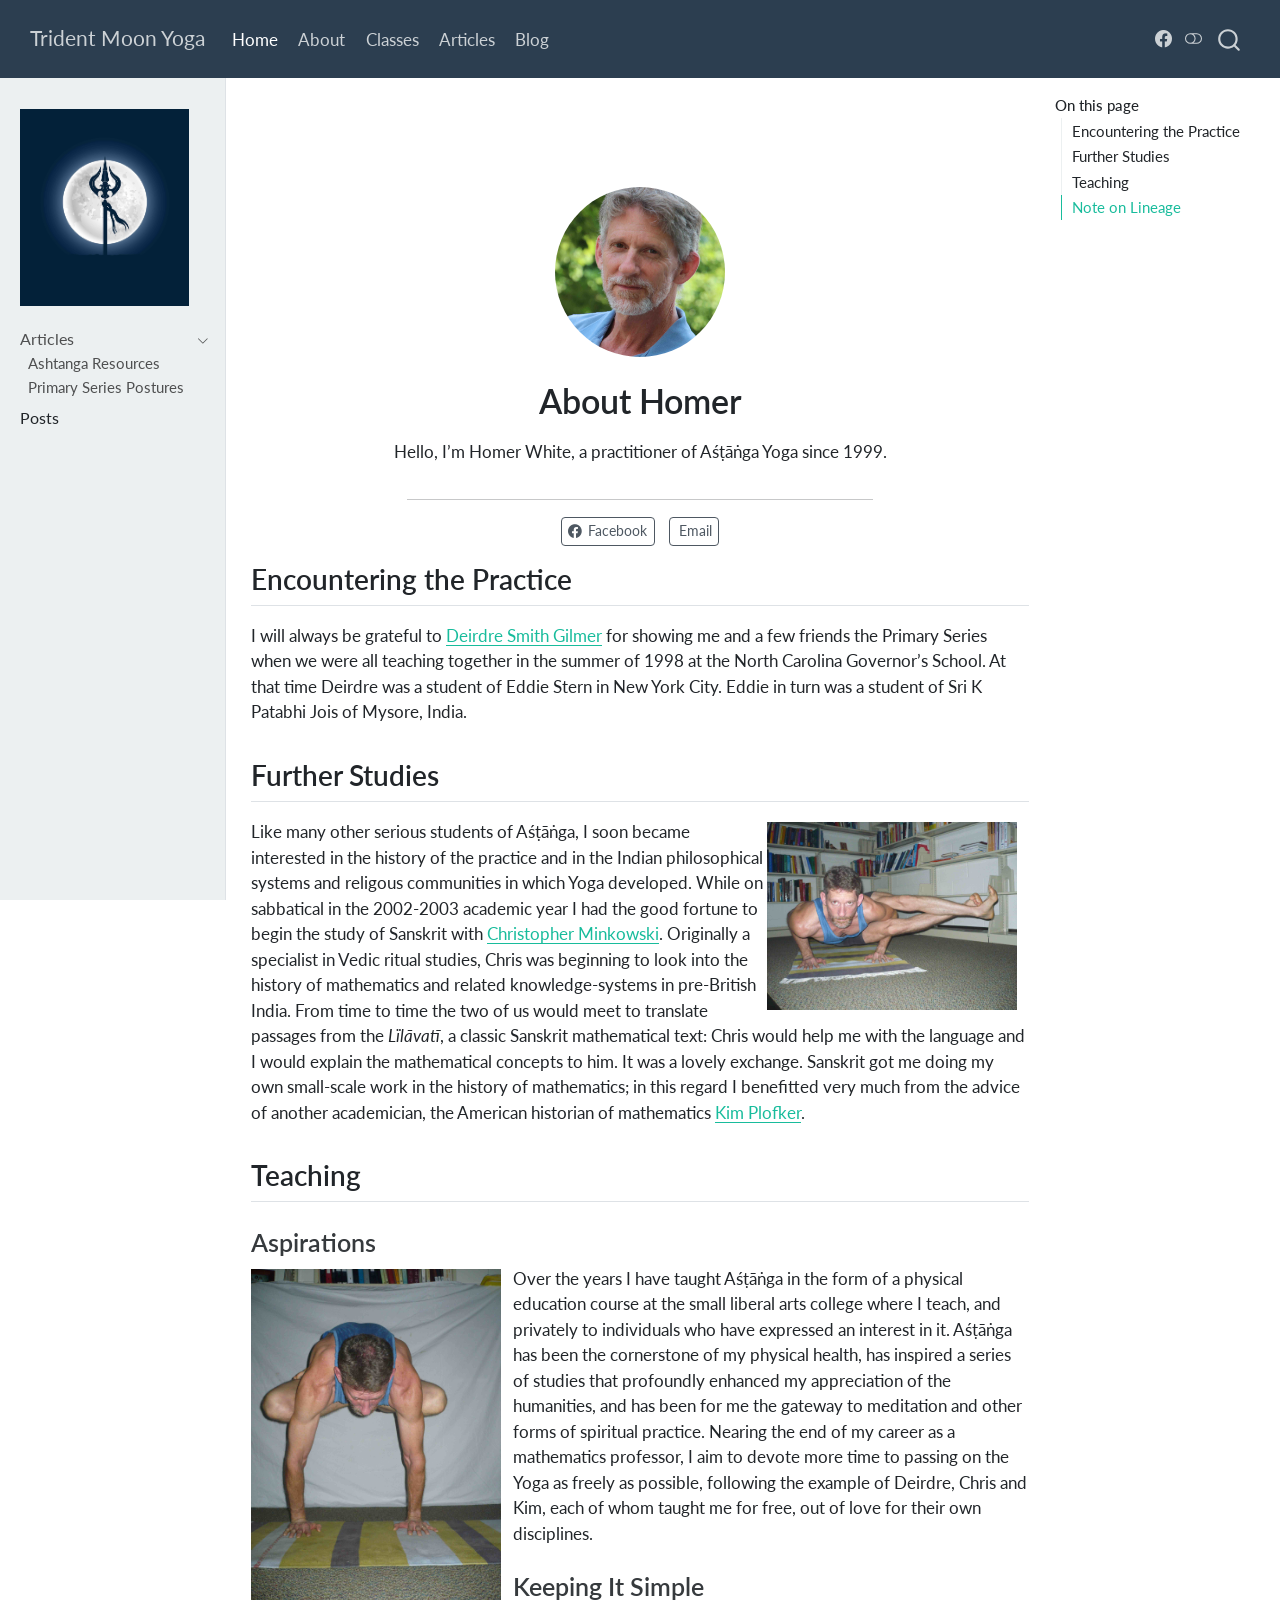
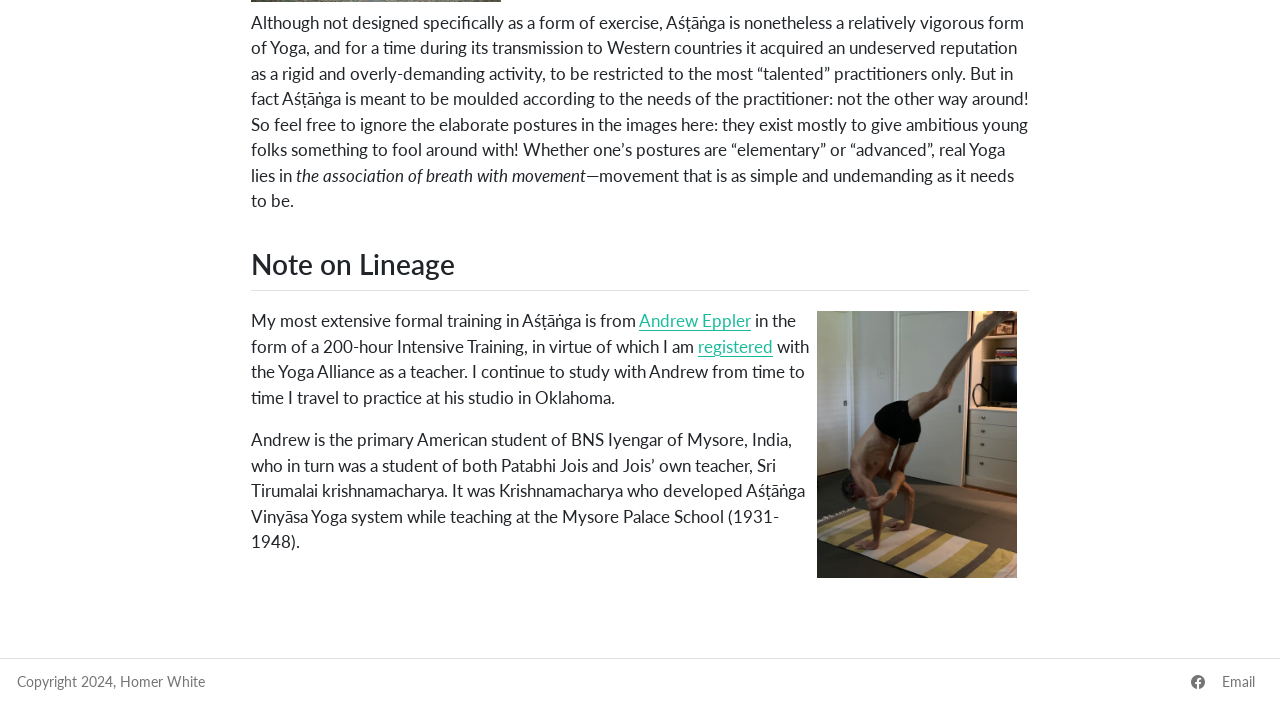
<file: docs/about.html>
<!DOCTYPE html>
<html xmlns="http://www.w3.org/1999/xhtml" lang="en" xml:lang="en"><head>

<meta charset="utf-8">
<meta name="generator" content="quarto-1.4.551">

<meta name="viewport" content="width=device-width, initial-scale=1.0, user-scalable=yes">


<title>Trident Moon Yoga - About Homer</title>
<style>
code{white-space: pre-wrap;}
span.smallcaps{font-variant: small-caps;}
div.columns{display: flex; gap: min(4vw, 1.5em);}
div.column{flex: auto; overflow-x: auto;}
div.hanging-indent{margin-left: 1.5em; text-indent: -1.5em;}
ul.task-list{list-style: none;}
ul.task-list li input[type="checkbox"] {
  width: 0.8em;
  margin: 0 0.8em 0.2em -1em; /* quarto-specific, see https://github.com/quarto-dev/quarto-cli/issues/4556 */ 
  vertical-align: middle;
}
</style>


<script src="site_libs/quarto-nav/quarto-nav.js"></script>
<script src="site_libs/quarto-nav/headroom.min.js"></script>
<script src="site_libs/clipboard/clipboard.min.js"></script>
<script src="site_libs/quarto-search/autocomplete.umd.js"></script>
<script src="site_libs/quarto-search/fuse.min.js"></script>
<script src="site_libs/quarto-search/quarto-search.js"></script>
<meta name="quarto:offset" content="./">
<link href="./images/trident_favicon.jpg" rel="icon" type="image/jpeg">
<script src="site_libs/quarto-html/quarto.js"></script>
<script src="site_libs/quarto-html/popper.min.js"></script>
<script src="site_libs/quarto-html/tippy.umd.min.js"></script>
<link href="site_libs/quarto-html/tippy.css" rel="stylesheet">
<link href="site_libs/quarto-html/quarto-syntax-highlighting.css" rel="stylesheet" class="quarto-color-scheme" id="quarto-text-highlighting-styles">
<link href="site_libs/quarto-html/quarto-syntax-highlighting-dark.css" rel="prefetch" class="quarto-color-scheme quarto-color-alternate" id="quarto-text-highlighting-styles">
<script src="site_libs/bootstrap/bootstrap.min.js"></script>
<link href="site_libs/bootstrap/bootstrap-icons.css" rel="stylesheet">
<link href="site_libs/bootstrap/bootstrap.min.css" rel="stylesheet" class="quarto-color-scheme" id="quarto-bootstrap" data-mode="light">
<link href="site_libs/bootstrap/bootstrap-dark.min.css" rel="prefetch" class="quarto-color-scheme quarto-color-alternate" id="quarto-bootstrap" data-mode="dark">
<script id="quarto-search-options" type="application/json">{
  "location": "navbar",
  "copy-button": false,
  "collapse-after": 3,
  "panel-placement": "end",
  "type": "overlay",
  "limit": 50,
  "keyboard-shortcut": [
    "f",
    "/",
    "s"
  ],
  "show-item-context": false,
  "language": {
    "search-no-results-text": "No results",
    "search-matching-documents-text": "matching documents",
    "search-copy-link-title": "Copy link to search",
    "search-hide-matches-text": "Hide additional matches",
    "search-more-match-text": "more match in this document",
    "search-more-matches-text": "more matches in this document",
    "search-clear-button-title": "Clear",
    "search-text-placeholder": "",
    "search-detached-cancel-button-title": "Cancel",
    "search-submit-button-title": "Submit",
    "search-label": "Search"
  }
}</script>


<link rel="stylesheet" href="styles.css">
</head>

<body class="nav-sidebar docked nav-fixed">

<div id="quarto-search-results"></div>
  <header id="quarto-header" class="headroom fixed-top">
    <nav class="navbar navbar-expand-lg " data-bs-theme="dark">
      <div class="navbar-container container-fluid">
      <div class="navbar-brand-container mx-auto">
    <a class="navbar-brand" href="./index.html">
    <span class="navbar-title">Trident Moon Yoga</span>
    </a>
  </div>
            <div id="quarto-search" class="" title="Search"></div>
          <button class="navbar-toggler" type="button" data-bs-toggle="collapse" data-bs-target="#navbarCollapse" aria-controls="navbarCollapse" aria-expanded="false" aria-label="Toggle navigation" onclick="if (window.quartoToggleHeadroom) { window.quartoToggleHeadroom(); }">
  <span class="navbar-toggler-icon"></span>
</button>
          <div class="collapse navbar-collapse" id="navbarCollapse">
            <ul class="navbar-nav navbar-nav-scroll me-auto">
  <li class="nav-item">
    <a class="nav-link active" href="./index.html" aria-current="page"> 
<span class="menu-text">Home</span></a>
  </li>  
  <li class="nav-item">
    <a class="nav-link" href="./about.html"> 
<span class="menu-text">About</span></a>
  </li>  
  <li class="nav-item">
    <a class="nav-link" href="./schedule.html"> 
<span class="menu-text">Classes</span></a>
  </li>  
  <li class="nav-item">
    <a class="nav-link" href="./articles/index.html"> 
<span class="menu-text">Articles</span></a>
  </li>  
  <li class="nav-item">
    <a class="nav-link" href="./posts/index.html"> 
<span class="menu-text">Blog</span></a>
  </li>  
</ul>
          </div> <!-- /navcollapse -->
          <div class="quarto-navbar-tools">
    <a href="https://www.facebook.com/profile.php?id=61556987980351" title="" class="quarto-navigation-tool px-1" aria-label=""><i class="bi bi-facebook"></i></a>
  <a href="" class="quarto-color-scheme-toggle quarto-navigation-tool  px-1" onclick="window.quartoToggleColorScheme(); return false;" title="Toggle dark mode"><i class="bi"></i></a>
</div>
      </div> <!-- /container-fluid -->
    </nav>
  <nav class="quarto-secondary-nav">
    <div class="container-fluid d-flex">
      <button type="button" class="quarto-btn-toggle btn" data-bs-toggle="collapse" data-bs-target=".quarto-sidebar-collapse-item" aria-controls="quarto-sidebar" aria-expanded="false" aria-label="Toggle sidebar navigation" onclick="if (window.quartoToggleHeadroom) { window.quartoToggleHeadroom(); }">
        <i class="bi bi-layout-text-sidebar-reverse"></i>
      </button>
        <nav class="quarto-page-breadcrumbs" aria-label="breadcrumb"><ol class="breadcrumb"><li class="breadcrumb-item">About Homer</li></ol></nav>
        <a class="flex-grow-1" role="button" data-bs-toggle="collapse" data-bs-target=".quarto-sidebar-collapse-item" aria-controls="quarto-sidebar" aria-expanded="false" aria-label="Toggle sidebar navigation" onclick="if (window.quartoToggleHeadroom) { window.quartoToggleHeadroom(); }">      
        </a>
    </div>
  </nav>
</header>
<!-- content -->
<div id="quarto-content" class="quarto-container page-columns page-rows-contents page-layout-article page-navbar">
<!-- sidebar -->
  <nav id="quarto-sidebar" class="sidebar collapse collapse-horizontal quarto-sidebar-collapse-item sidebar-navigation docked overflow-auto">
    <div class="pt-lg-2 mt-2 text-left sidebar-header">
      <a href="./index.html" class="sidebar-logo-link">
      <img src="./images/trident_logo.jpeg" alt="" class="sidebar-logo py-0 d-lg-inline d-none">
      </a>
      </div>
    <div class="sidebar-menu-container"> 
    <ul class="list-unstyled mt-1">
        <li class="sidebar-item sidebar-item-section">
      <div class="sidebar-item-container"> 
            <a href="./articles/index.html" class="sidebar-item-text sidebar-link">
 <span class="menu-text">Articles</span></a>
          <a class="sidebar-item-toggle text-start" data-bs-toggle="collapse" data-bs-target="#quarto-sidebar-section-1" aria-expanded="true" aria-label="Toggle section">
            <i class="bi bi-chevron-right ms-2"></i>
          </a> 
      </div>
      <ul id="quarto-sidebar-section-1" class="collapse list-unstyled sidebar-section depth1 show">  
          <li class="sidebar-item">
  <div class="sidebar-item-container"> 
  <a href="./articles/ashtanga-resources/index.html" class="sidebar-item-text sidebar-link">
 <span class="menu-text">Ashtanga Resources</span></a>
  </div>
</li>
          <li class="sidebar-item">
  <div class="sidebar-item-container"> 
  <a href="./articles/primary-series-postures/index.html" class="sidebar-item-text sidebar-link">
 <span class="menu-text">Primary Series Postures</span></a>
  </div>
</li>
      </ul>
  </li>
        <li class="sidebar-item sidebar-item-section">
      <span class="sidebar-item-text sidebar-link text-start">
 <span class="menu-text">Posts</span></span>
  </li>
    </ul>
    </div>
</nav>
<div id="quarto-sidebar-glass" class="quarto-sidebar-collapse-item" data-bs-toggle="collapse" data-bs-target=".quarto-sidebar-collapse-item"></div>
<!-- margin-sidebar -->
    <div id="quarto-margin-sidebar" class="sidebar margin-sidebar">
        <nav id="TOC" role="doc-toc" class="toc-active">
    <h2 id="toc-title">On this page</h2>
   
  <ul>
  <li><a href="#encountering-the-practice" id="toc-encountering-the-practice" class="nav-link active" data-scroll-target="#encountering-the-practice">Encountering the Practice</a></li>
  <li><a href="#further-studies" id="toc-further-studies" class="nav-link" data-scroll-target="#further-studies">Further Studies</a></li>
  <li><a href="#teaching" id="toc-teaching" class="nav-link" data-scroll-target="#teaching">Teaching</a>
  <ul class="collapse">
  <li><a href="#aspirations" id="toc-aspirations" class="nav-link" data-scroll-target="#aspirations">Aspirations</a></li>
  <li><a href="#keeping-it-simple" id="toc-keeping-it-simple" class="nav-link" data-scroll-target="#keeping-it-simple">Keeping It Simple</a></li>
  </ul></li>
  <li><a href="#note-on-lineage" id="toc-note-on-lineage" class="nav-link" data-scroll-target="#note-on-lineage">Note on Lineage</a></li>
  </ul>
</nav>
    </div>
<!-- main -->
<main class="content" id="quarto-document-content">




<div class="quarto-about-jolla content">
  <img src="images/Homer_MPC.jpeg" alt="Homer's face" class="about-image
  round " style="height: 10em; width: 10em;">
 <header id="title-block-header" class="quarto-title-block default">
<div class="quarto-title">
<h1 class="title">About Homer</h1>
</div>
<div class="quarto-title-meta">
  </div>
</header><div id="hero-heading">
<p>Hello, I’m Homer White, a practitioner of Aśṭāṅga Yoga since 1999.</p>
</div> 
  <hr class="about-sep">
   <div class="about-links">
  <a href="https://www.facebook.com/profile.php?id=61556987980351" class="about-link" rel="" target="">
    <i class="bi bi-facebook"></i>
     <span class="about-link-text">Facebook</span>
  </a>
  <a href="mailto:homerhanumat@gmail.com" class="about-link" rel="" target="">
    <i class="bi bi-email"></i>
     <span class="about-link-text">Email</span>
  </a>
</div>
</div>

<section id="encountering-the-practice" class="level2">
<h2 data-anchor-id="encountering-the-practice">Encountering the Practice</h2>
<p>I will always be grateful to <a href="https://ashevilleyogacenter.union.site/teachers/deirdre-smith-gilmer" target="_blank">Deirdre Smith Gilmer</a> for showing me and a few friends the Primary Series when we were all teaching together in the summer of 1998 at the North Carolina Governor’s School. At that time Deirdre was a student of Eddie Stern in New York City. Eddie in turn was a student of Sri K Patabhi Jois of Mysore, India.</p>
</section>
<section id="further-studies" class="level2">
<h2 data-anchor-id="further-studies">Further Studies</h2>
<p><img src="./images/ashtavakrasana.jpeg" style="float: right; margin: 3px 12px 3px 0px;" width="250">Like many other serious students of Aśṭāṅga, I soon became interested in the history of the practice and in the Indian philosophical systems and religous communities in which Yoga developed. While on sabbatical in the 2002-2003 academic year I had the good fortune to begin the study of Sanskrit with <a href="https://en.wikipedia.org/wiki/Christopher_Minkowski" target="_blank">Christopher Minkowski</a>. Originally a specialist in Vedic ritual studies, Chris was beginning to look into the history of mathematics and related knowledge-systems in pre-British India. From time to time the two of us would meet to translate passages from the <em>Lïlāvatī</em>, a classic Sanskrit mathematical text: Chris would help me with the language and I would explain the mathematical concepts to him. It was a lovely exchange. Sanskrit got me doing my own small-scale work in the history of mathematics; in this regard I benefitted very much from the advice of another academician, the American historian of mathematics <a href="https://www.union.edu/mathematics/faculty-staff/kim-plofker" target="_blank">Kim Plofker</a>.</p>
</section>
<section id="teaching" class="level2">
<h2 data-anchor-id="teaching">Teaching</h2>
<section id="aspirations" class="level3">
<h3 data-anchor-id="aspirations">Aspirations</h3>
<p><img src="./images/urdhvakukuttasana.jpg" style="float: left; margin: 3px 12px 3px 0px;" width="250">Over the years I have taught Aśṭāṅga in the form of a physical education course at the small liberal arts college where I teach, and privately to individuals who have expressed an interest in it. Aśṭāṅga has been the cornerstone of my physical health, has inspired a series of studies that profoundly enhanced my appreciation of the humanities, and has been for me the gateway to meditation and other forms of spiritual practice. Nearing the end of my career as a mathematics professor, I aim to devote more time to passing on the Yoga as freely as possible, following the example of Deirdre, Chris and Kim, each of whom taught me for free, out of love for their own disciplines.</p>
</section>
<section id="keeping-it-simple" class="level3">
<h3 data-anchor-id="keeping-it-simple">Keeping It Simple</h3>
<p>Although not designed specifically as a form of exercise, Aśṭāṅga is nonetheless a relatively vigorous form of Yoga, and for a time during its transmission to Western countries it acquired an undeserved reputation as a rigid and overly-demanding activity, to be restricted to the most “talented” practitioners only. But in fact Aśṭāṅga is meant to be moulded according to the needs of the practitioner: not the other way around! So feel free to ignore the elaborate postures in the images here: they exist mostly to give ambitious young folks something to fool around with! Whether one’s postures are “elementary” or “advanced”, real Yoga lies in <em>the association of breath with movement</em>—movement that is as simple and undemanding as it needs to be.</p>
</section>
</section>
<section id="note-on-lineage" class="level2">
<h2 data-anchor-id="note-on-lineage">Note on Lineage</h2>
<p><img src="./images/galavasana.jpg" style="float: right; margin: 3px 12px 3px 0px;" width="200">My most extensive formal training in Aśṭāṅga is from <a href="https://ashtangayogastudio.com/" target="_blank">Andrew Eppler</a> in the form of a 200-hour Intensive Training, in virtue of which I am <a href="https://www.yogaalliance.org/TeacherPublicProfile?tid=326005" target="_blank">registered</a> with the Yoga Alliance as a teacher. I continue to study with Andrew from time to time I travel to practice at his studio in Oklahoma.</p>
<p>Andrew is the primary American student of BNS Iyengar of Mysore, India, who in turn was a student of both Patabhi Jois and Jois’ own teacher, Sri Tirumalai krishnamacharya. It was Krishnamacharya who developed Aśṭāṅga Vinyāsa Yoga system while teaching at the Mysore Palace School (1931-1948).</p>



</section>

</main> <!-- /main -->
<script id="quarto-html-after-body" type="application/javascript">
window.document.addEventListener("DOMContentLoaded", function (event) {
  const toggleBodyColorMode = (bsSheetEl) => {
    const mode = bsSheetEl.getAttribute("data-mode");
    const bodyEl = window.document.querySelector("body");
    if (mode === "dark") {
      bodyEl.classList.add("quarto-dark");
      bodyEl.classList.remove("quarto-light");
    } else {
      bodyEl.classList.add("quarto-light");
      bodyEl.classList.remove("quarto-dark");
    }
  }
  const toggleBodyColorPrimary = () => {
    const bsSheetEl = window.document.querySelector("link#quarto-bootstrap");
    if (bsSheetEl) {
      toggleBodyColorMode(bsSheetEl);
    }
  }
  toggleBodyColorPrimary();  
  const disableStylesheet = (stylesheets) => {
    for (let i=0; i < stylesheets.length; i++) {
      const stylesheet = stylesheets[i];
      stylesheet.rel = 'prefetch';
    }
  }
  const enableStylesheet = (stylesheets) => {
    for (let i=0; i < stylesheets.length; i++) {
      const stylesheet = stylesheets[i];
      stylesheet.rel = 'stylesheet';
    }
  }
  const manageTransitions = (selector, allowTransitions) => {
    const els = window.document.querySelectorAll(selector);
    for (let i=0; i < els.length; i++) {
      const el = els[i];
      if (allowTransitions) {
        el.classList.remove('notransition');
      } else {
        el.classList.add('notransition');
      }
    }
  }
  const toggleGiscusIfUsed = (isAlternate, darkModeDefault) => {
    const baseTheme = document.querySelector('#giscus-base-theme')?.value ?? 'light';
    const alternateTheme = document.querySelector('#giscus-alt-theme')?.value ?? 'dark';
    let newTheme = '';
    if(darkModeDefault) {
      newTheme = isAlternate ? baseTheme : alternateTheme;
    } else {
      newTheme = isAlternate ? alternateTheme : baseTheme;
    }
    const changeGiscusTheme = () => {
      // From: https://github.com/giscus/giscus/issues/336
      const sendMessage = (message) => {
        const iframe = document.querySelector('iframe.giscus-frame');
        if (!iframe) return;
        iframe.contentWindow.postMessage({ giscus: message }, 'https://giscus.app');
      }
      sendMessage({
        setConfig: {
          theme: newTheme
        }
      });
    }
    const isGiscussLoaded = window.document.querySelector('iframe.giscus-frame') !== null;
    if (isGiscussLoaded) {
      changeGiscusTheme();
    }
  }
  const toggleColorMode = (alternate) => {
    // Switch the stylesheets
    const alternateStylesheets = window.document.querySelectorAll('link.quarto-color-scheme.quarto-color-alternate');
    manageTransitions('#quarto-margin-sidebar .nav-link', false);
    if (alternate) {
      enableStylesheet(alternateStylesheets);
      for (const sheetNode of alternateStylesheets) {
        if (sheetNode.id === "quarto-bootstrap") {
          toggleBodyColorMode(sheetNode);
        }
      }
    } else {
      disableStylesheet(alternateStylesheets);
      toggleBodyColorPrimary();
    }
    manageTransitions('#quarto-margin-sidebar .nav-link', true);
    // Switch the toggles
    const toggles = window.document.querySelectorAll('.quarto-color-scheme-toggle');
    for (let i=0; i < toggles.length; i++) {
      const toggle = toggles[i];
      if (toggle) {
        if (alternate) {
          toggle.classList.add("alternate");     
        } else {
          toggle.classList.remove("alternate");
        }
      }
    }
    // Hack to workaround the fact that safari doesn't
    // properly recolor the scrollbar when toggling (#1455)
    if (navigator.userAgent.indexOf('Safari') > 0 && navigator.userAgent.indexOf('Chrome') == -1) {
      manageTransitions("body", false);
      window.scrollTo(0, 1);
      setTimeout(() => {
        window.scrollTo(0, 0);
        manageTransitions("body", true);
      }, 40);  
    }
  }
  const isFileUrl = () => { 
    return window.location.protocol === 'file:';
  }
  const hasAlternateSentinel = () => {  
    let styleSentinel = getColorSchemeSentinel();
    if (styleSentinel !== null) {
      return styleSentinel === "alternate";
    } else {
      return false;
    }
  }
  const setStyleSentinel = (alternate) => {
    const value = alternate ? "alternate" : "default";
    if (!isFileUrl()) {
      window.localStorage.setItem("quarto-color-scheme", value);
    } else {
      localAlternateSentinel = value;
    }
  }
  const getColorSchemeSentinel = () => {
    if (!isFileUrl()) {
      const storageValue = window.localStorage.getItem("quarto-color-scheme");
      return storageValue != null ? storageValue : localAlternateSentinel;
    } else {
      return localAlternateSentinel;
    }
  }
  const darkModeDefault = false;
  let localAlternateSentinel = darkModeDefault ? 'alternate' : 'default';
  // Dark / light mode switch
  window.quartoToggleColorScheme = () => {
    // Read the current dark / light value 
    let toAlternate = !hasAlternateSentinel();
    toggleColorMode(toAlternate);
    setStyleSentinel(toAlternate);
    toggleGiscusIfUsed(toAlternate, darkModeDefault);
  };
  // Ensure there is a toggle, if there isn't float one in the top right
  if (window.document.querySelector('.quarto-color-scheme-toggle') === null) {
    const a = window.document.createElement('a');
    a.classList.add('top-right');
    a.classList.add('quarto-color-scheme-toggle');
    a.href = "";
    a.onclick = function() { try { window.quartoToggleColorScheme(); } catch {} return false; };
    const i = window.document.createElement("i");
    i.classList.add('bi');
    a.appendChild(i);
    window.document.body.appendChild(a);
  }
  // Switch to dark mode if need be
  if (hasAlternateSentinel()) {
    toggleColorMode(true);
  } else {
    toggleColorMode(false);
  }
  const isCodeAnnotation = (el) => {
    for (const clz of el.classList) {
      if (clz.startsWith('code-annotation-')) {                     
        return true;
      }
    }
    return false;
  }
  const clipboard = new window.ClipboardJS('.code-copy-button', {
    text: function(trigger) {
      const codeEl = trigger.previousElementSibling.cloneNode(true);
      for (const childEl of codeEl.children) {
        if (isCodeAnnotation(childEl)) {
          childEl.remove();
        }
      }
      return codeEl.innerText;
    }
  });
  clipboard.on('success', function(e) {
    // button target
    const button = e.trigger;
    // don't keep focus
    button.blur();
    // flash "checked"
    button.classList.add('code-copy-button-checked');
    var currentTitle = button.getAttribute("title");
    button.setAttribute("title", "Copied!");
    let tooltip;
    if (window.bootstrap) {
      button.setAttribute("data-bs-toggle", "tooltip");
      button.setAttribute("data-bs-placement", "left");
      button.setAttribute("data-bs-title", "Copied!");
      tooltip = new bootstrap.Tooltip(button, 
        { trigger: "manual", 
          customClass: "code-copy-button-tooltip",
          offset: [0, -8]});
      tooltip.show();    
    }
    setTimeout(function() {
      if (tooltip) {
        tooltip.hide();
        button.removeAttribute("data-bs-title");
        button.removeAttribute("data-bs-toggle");
        button.removeAttribute("data-bs-placement");
      }
      button.setAttribute("title", currentTitle);
      button.classList.remove('code-copy-button-checked');
    }, 1000);
    // clear code selection
    e.clearSelection();
  });
    var localhostRegex = new RegExp(/^(?:http|https):\/\/localhost\:?[0-9]*\//);
    var mailtoRegex = new RegExp(/^mailto:/);
      var filterRegex = new RegExp('/' + window.location.host + '/');
    var isInternal = (href) => {
        return filterRegex.test(href) || localhostRegex.test(href) || mailtoRegex.test(href);
    }
    // Inspect non-navigation links and adorn them if external
 	var links = window.document.querySelectorAll('a[href]:not(.nav-link):not(.navbar-brand):not(.toc-action):not(.sidebar-link):not(.sidebar-item-toggle):not(.pagination-link):not(.no-external):not([aria-hidden]):not(.dropdown-item):not(.quarto-navigation-tool)');
    for (var i=0; i<links.length; i++) {
      const link = links[i];
      if (!isInternal(link.href)) {
        // undo the damage that might have been done by quarto-nav.js in the case of
        // links that we want to consider external
        if (link.dataset.originalHref !== undefined) {
          link.href = link.dataset.originalHref;
        }
      }
    }
  function tippyHover(el, contentFn, onTriggerFn, onUntriggerFn) {
    const config = {
      allowHTML: true,
      maxWidth: 500,
      delay: 100,
      arrow: false,
      appendTo: function(el) {
          return el.parentElement;
      },
      interactive: true,
      interactiveBorder: 10,
      theme: 'quarto',
      placement: 'bottom-start',
    };
    if (contentFn) {
      config.content = contentFn;
    }
    if (onTriggerFn) {
      config.onTrigger = onTriggerFn;
    }
    if (onUntriggerFn) {
      config.onUntrigger = onUntriggerFn;
    }
    window.tippy(el, config); 
  }
  const noterefs = window.document.querySelectorAll('a[role="doc-noteref"]');
  for (var i=0; i<noterefs.length; i++) {
    const ref = noterefs[i];
    tippyHover(ref, function() {
      // use id or data attribute instead here
      let href = ref.getAttribute('data-footnote-href') || ref.getAttribute('href');
      try { href = new URL(href).hash; } catch {}
      const id = href.replace(/^#\/?/, "");
      const note = window.document.getElementById(id);
      if (note) {
        return note.innerHTML;
      } else {
        return "";
      }
    });
  }
  const xrefs = window.document.querySelectorAll('a.quarto-xref');
  const processXRef = (id, note) => {
    // Strip column container classes
    const stripColumnClz = (el) => {
      el.classList.remove("page-full", "page-columns");
      if (el.children) {
        for (const child of el.children) {
          stripColumnClz(child);
        }
      }
    }
    stripColumnClz(note)
    if (id === null || id.startsWith('sec-')) {
      // Special case sections, only their first couple elements
      const container = document.createElement("div");
      if (note.children && note.children.length > 2) {
        container.appendChild(note.children[0].cloneNode(true));
        for (let i = 1; i < note.children.length; i++) {
          const child = note.children[i];
          if (child.tagName === "P" && child.innerText === "") {
            continue;
          } else {
            container.appendChild(child.cloneNode(true));
            break;
          }
        }
        if (window.Quarto?.typesetMath) {
          window.Quarto.typesetMath(container);
        }
        return container.innerHTML
      } else {
        if (window.Quarto?.typesetMath) {
          window.Quarto.typesetMath(note);
        }
        return note.innerHTML;
      }
    } else {
      // Remove any anchor links if they are present
      const anchorLink = note.querySelector('a.anchorjs-link');
      if (anchorLink) {
        anchorLink.remove();
      }
      if (window.Quarto?.typesetMath) {
        window.Quarto.typesetMath(note);
      }
      // TODO in 1.5, we should make sure this works without a callout special case
      if (note.classList.contains("callout")) {
        return note.outerHTML;
      } else {
        return note.innerHTML;
      }
    }
  }
  for (var i=0; i<xrefs.length; i++) {
    const xref = xrefs[i];
    tippyHover(xref, undefined, function(instance) {
      instance.disable();
      let url = xref.getAttribute('href');
      let hash = undefined; 
      if (url.startsWith('#')) {
        hash = url;
      } else {
        try { hash = new URL(url).hash; } catch {}
      }
      if (hash) {
        const id = hash.replace(/^#\/?/, "");
        const note = window.document.getElementById(id);
        if (note !== null) {
          try {
            const html = processXRef(id, note.cloneNode(true));
            instance.setContent(html);
          } finally {
            instance.enable();
            instance.show();
          }
        } else {
          // See if we can fetch this
          fetch(url.split('#')[0])
          .then(res => res.text())
          .then(html => {
            const parser = new DOMParser();
            const htmlDoc = parser.parseFromString(html, "text/html");
            const note = htmlDoc.getElementById(id);
            if (note !== null) {
              const html = processXRef(id, note);
              instance.setContent(html);
            } 
          }).finally(() => {
            instance.enable();
            instance.show();
          });
        }
      } else {
        // See if we can fetch a full url (with no hash to target)
        // This is a special case and we should probably do some content thinning / targeting
        fetch(url)
        .then(res => res.text())
        .then(html => {
          const parser = new DOMParser();
          const htmlDoc = parser.parseFromString(html, "text/html");
          const note = htmlDoc.querySelector('main.content');
          if (note !== null) {
            // This should only happen for chapter cross references
            // (since there is no id in the URL)
            // remove the first header
            if (note.children.length > 0 && note.children[0].tagName === "HEADER") {
              note.children[0].remove();
            }
            const html = processXRef(null, note);
            instance.setContent(html);
          } 
        }).finally(() => {
          instance.enable();
          instance.show();
        });
      }
    }, function(instance) {
    });
  }
      let selectedAnnoteEl;
      const selectorForAnnotation = ( cell, annotation) => {
        let cellAttr = 'data-code-cell="' + cell + '"';
        let lineAttr = 'data-code-annotation="' +  annotation + '"';
        const selector = 'span[' + cellAttr + '][' + lineAttr + ']';
        return selector;
      }
      const selectCodeLines = (annoteEl) => {
        const doc = window.document;
        const targetCell = annoteEl.getAttribute("data-target-cell");
        const targetAnnotation = annoteEl.getAttribute("data-target-annotation");
        const annoteSpan = window.document.querySelector(selectorForAnnotation(targetCell, targetAnnotation));
        const lines = annoteSpan.getAttribute("data-code-lines").split(",");
        const lineIds = lines.map((line) => {
          return targetCell + "-" + line;
        })
        let top = null;
        let height = null;
        let parent = null;
        if (lineIds.length > 0) {
            //compute the position of the single el (top and bottom and make a div)
            const el = window.document.getElementById(lineIds[0]);
            top = el.offsetTop;
            height = el.offsetHeight;
            parent = el.parentElement.parentElement;
          if (lineIds.length > 1) {
            const lastEl = window.document.getElementById(lineIds[lineIds.length - 1]);
            const bottom = lastEl.offsetTop + lastEl.offsetHeight;
            height = bottom - top;
          }
          if (top !== null && height !== null && parent !== null) {
            // cook up a div (if necessary) and position it 
            let div = window.document.getElementById("code-annotation-line-highlight");
            if (div === null) {
              div = window.document.createElement("div");
              div.setAttribute("id", "code-annotation-line-highlight");
              div.style.position = 'absolute';
              parent.appendChild(div);
            }
            div.style.top = top - 2 + "px";
            div.style.height = height + 4 + "px";
            div.style.left = 0;
            let gutterDiv = window.document.getElementById("code-annotation-line-highlight-gutter");
            if (gutterDiv === null) {
              gutterDiv = window.document.createElement("div");
              gutterDiv.setAttribute("id", "code-annotation-line-highlight-gutter");
              gutterDiv.style.position = 'absolute';
              const codeCell = window.document.getElementById(targetCell);
              const gutter = codeCell.querySelector('.code-annotation-gutter');
              gutter.appendChild(gutterDiv);
            }
            gutterDiv.style.top = top - 2 + "px";
            gutterDiv.style.height = height + 4 + "px";
          }
          selectedAnnoteEl = annoteEl;
        }
      };
      const unselectCodeLines = () => {
        const elementsIds = ["code-annotation-line-highlight", "code-annotation-line-highlight-gutter"];
        elementsIds.forEach((elId) => {
          const div = window.document.getElementById(elId);
          if (div) {
            div.remove();
          }
        });
        selectedAnnoteEl = undefined;
      };
        // Handle positioning of the toggle
    window.addEventListener(
      "resize",
      throttle(() => {
        elRect = undefined;
        if (selectedAnnoteEl) {
          selectCodeLines(selectedAnnoteEl);
        }
      }, 10)
    );
    function throttle(fn, ms) {
    let throttle = false;
    let timer;
      return (...args) => {
        if(!throttle) { // first call gets through
            fn.apply(this, args);
            throttle = true;
        } else { // all the others get throttled
            if(timer) clearTimeout(timer); // cancel #2
            timer = setTimeout(() => {
              fn.apply(this, args);
              timer = throttle = false;
            }, ms);
        }
      };
    }
      // Attach click handler to the DT
      const annoteDls = window.document.querySelectorAll('dt[data-target-cell]');
      for (const annoteDlNode of annoteDls) {
        annoteDlNode.addEventListener('click', (event) => {
          const clickedEl = event.target;
          if (clickedEl !== selectedAnnoteEl) {
            unselectCodeLines();
            const activeEl = window.document.querySelector('dt[data-target-cell].code-annotation-active');
            if (activeEl) {
              activeEl.classList.remove('code-annotation-active');
            }
            selectCodeLines(clickedEl);
            clickedEl.classList.add('code-annotation-active');
          } else {
            // Unselect the line
            unselectCodeLines();
            clickedEl.classList.remove('code-annotation-active');
          }
        });
      }
  const findCites = (el) => {
    const parentEl = el.parentElement;
    if (parentEl) {
      const cites = parentEl.dataset.cites;
      if (cites) {
        return {
          el,
          cites: cites.split(' ')
        };
      } else {
        return findCites(el.parentElement)
      }
    } else {
      return undefined;
    }
  };
  var bibliorefs = window.document.querySelectorAll('a[role="doc-biblioref"]');
  for (var i=0; i<bibliorefs.length; i++) {
    const ref = bibliorefs[i];
    const citeInfo = findCites(ref);
    if (citeInfo) {
      tippyHover(citeInfo.el, function() {
        var popup = window.document.createElement('div');
        citeInfo.cites.forEach(function(cite) {
          var citeDiv = window.document.createElement('div');
          citeDiv.classList.add('hanging-indent');
          citeDiv.classList.add('csl-entry');
          var biblioDiv = window.document.getElementById('ref-' + cite);
          if (biblioDiv) {
            citeDiv.innerHTML = biblioDiv.innerHTML;
          }
          popup.appendChild(citeDiv);
        });
        return popup.innerHTML;
      });
    }
  }
});
</script>
</div> <!-- /content -->
<footer class="footer">
  <div class="nav-footer">
    <div class="nav-footer-left">
<p>Copyright 2024, Homer White</p>
</div>   
    <div class="nav-footer-center">
      &nbsp;
    </div>
    <div class="nav-footer-right">
      <ul class="footer-items list-unstyled">
    <li class="nav-item compact">
    <a class="nav-link" href="https://www.facebook.com/profile.php?id=61556987980351">
      <i class="bi bi-facebook" role="img">
</i> 
    </a>
  </li>  
    <li class="nav-item">
    <a class="nav-link" href="mailto:homerhanumat@gmail.com">
<p>Email</p>
</a>
  </li>  
</ul>
    </div>
  </div>
</footer>




</body></html>
</file>
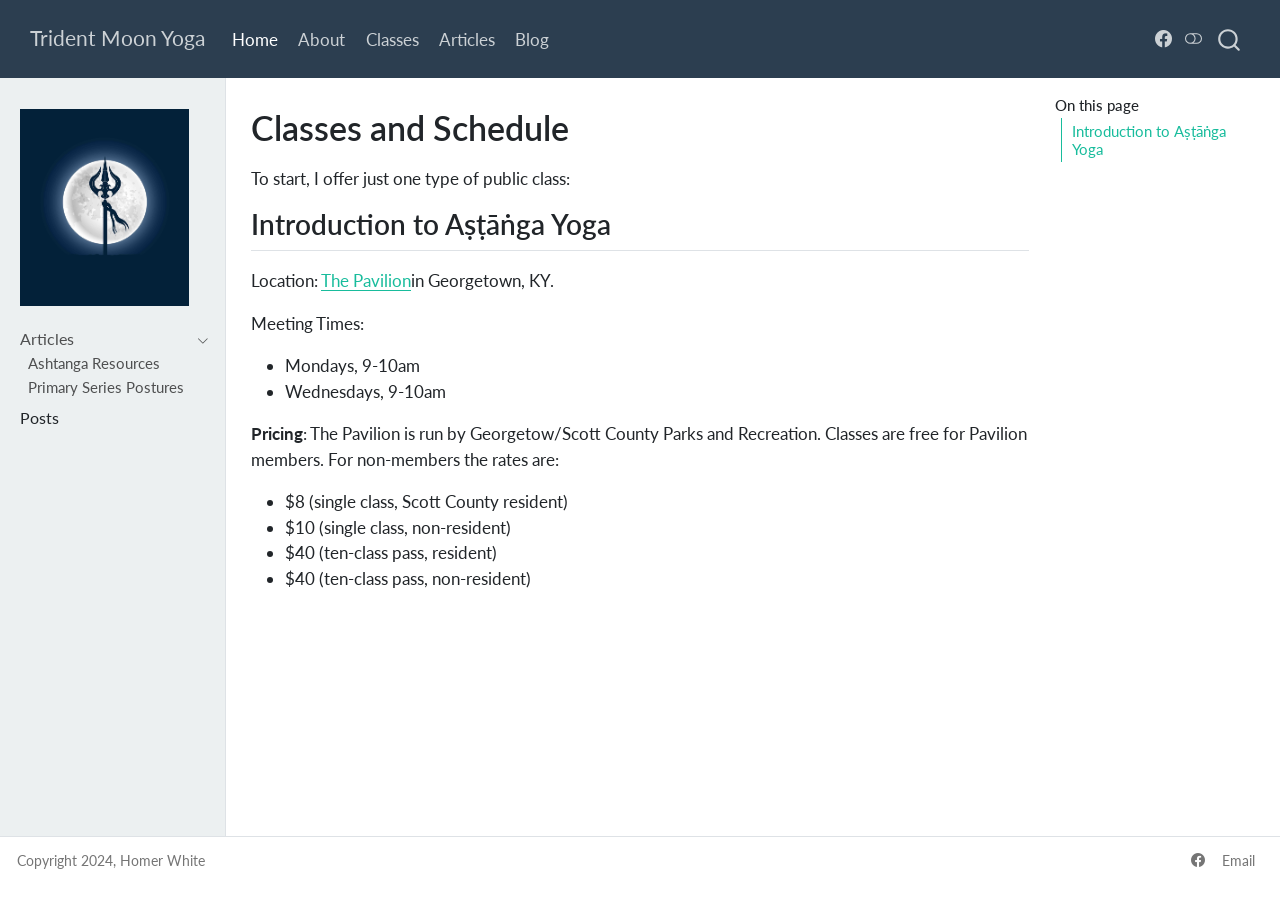
<file: docs/schedule.html>
<!DOCTYPE html>
<html xmlns="http://www.w3.org/1999/xhtml" lang="en" xml:lang="en"><head>

<meta charset="utf-8">
<meta name="generator" content="quarto-1.4.551">

<meta name="viewport" content="width=device-width, initial-scale=1.0, user-scalable=yes">


<title>Trident Moon Yoga - Classes and Schedule</title>
<style>
code{white-space: pre-wrap;}
span.smallcaps{font-variant: small-caps;}
div.columns{display: flex; gap: min(4vw, 1.5em);}
div.column{flex: auto; overflow-x: auto;}
div.hanging-indent{margin-left: 1.5em; text-indent: -1.5em;}
ul.task-list{list-style: none;}
ul.task-list li input[type="checkbox"] {
  width: 0.8em;
  margin: 0 0.8em 0.2em -1em; /* quarto-specific, see https://github.com/quarto-dev/quarto-cli/issues/4556 */ 
  vertical-align: middle;
}
</style>


<script src="site_libs/quarto-nav/quarto-nav.js"></script>
<script src="site_libs/quarto-nav/headroom.min.js"></script>
<script src="site_libs/clipboard/clipboard.min.js"></script>
<script src="site_libs/quarto-search/autocomplete.umd.js"></script>
<script src="site_libs/quarto-search/fuse.min.js"></script>
<script src="site_libs/quarto-search/quarto-search.js"></script>
<meta name="quarto:offset" content="./">
<link href="./images/trident_favicon.jpg" rel="icon" type="image/jpeg">
<script src="site_libs/quarto-html/quarto.js"></script>
<script src="site_libs/quarto-html/popper.min.js"></script>
<script src="site_libs/quarto-html/tippy.umd.min.js"></script>
<script src="site_libs/quarto-html/anchor.min.js"></script>
<link href="site_libs/quarto-html/tippy.css" rel="stylesheet">
<link href="site_libs/quarto-html/quarto-syntax-highlighting.css" rel="stylesheet" class="quarto-color-scheme" id="quarto-text-highlighting-styles">
<link href="site_libs/quarto-html/quarto-syntax-highlighting-dark.css" rel="prefetch" class="quarto-color-scheme quarto-color-alternate" id="quarto-text-highlighting-styles">
<script src="site_libs/bootstrap/bootstrap.min.js"></script>
<link href="site_libs/bootstrap/bootstrap-icons.css" rel="stylesheet">
<link href="site_libs/bootstrap/bootstrap.min.css" rel="stylesheet" class="quarto-color-scheme" id="quarto-bootstrap" data-mode="light">
<link href="site_libs/bootstrap/bootstrap-dark.min.css" rel="prefetch" class="quarto-color-scheme quarto-color-alternate" id="quarto-bootstrap" data-mode="dark">
<script id="quarto-search-options" type="application/json">{
  "location": "navbar",
  "copy-button": false,
  "collapse-after": 3,
  "panel-placement": "end",
  "type": "overlay",
  "limit": 50,
  "keyboard-shortcut": [
    "f",
    "/",
    "s"
  ],
  "show-item-context": false,
  "language": {
    "search-no-results-text": "No results",
    "search-matching-documents-text": "matching documents",
    "search-copy-link-title": "Copy link to search",
    "search-hide-matches-text": "Hide additional matches",
    "search-more-match-text": "more match in this document",
    "search-more-matches-text": "more matches in this document",
    "search-clear-button-title": "Clear",
    "search-text-placeholder": "",
    "search-detached-cancel-button-title": "Cancel",
    "search-submit-button-title": "Submit",
    "search-label": "Search"
  }
}</script>


<link rel="stylesheet" href="styles.css">
</head>

<body class="nav-sidebar docked nav-fixed">

<div id="quarto-search-results"></div>
  <header id="quarto-header" class="headroom fixed-top">
    <nav class="navbar navbar-expand-lg " data-bs-theme="dark">
      <div class="navbar-container container-fluid">
      <div class="navbar-brand-container mx-auto">
    <a class="navbar-brand" href="./index.html">
    <span class="navbar-title">Trident Moon Yoga</span>
    </a>
  </div>
            <div id="quarto-search" class="" title="Search"></div>
          <button class="navbar-toggler" type="button" data-bs-toggle="collapse" data-bs-target="#navbarCollapse" aria-controls="navbarCollapse" aria-expanded="false" aria-label="Toggle navigation" onclick="if (window.quartoToggleHeadroom) { window.quartoToggleHeadroom(); }">
  <span class="navbar-toggler-icon"></span>
</button>
          <div class="collapse navbar-collapse" id="navbarCollapse">
            <ul class="navbar-nav navbar-nav-scroll me-auto">
  <li class="nav-item">
    <a class="nav-link active" href="./index.html" aria-current="page"> 
<span class="menu-text">Home</span></a>
  </li>  
  <li class="nav-item">
    <a class="nav-link" href="./about.html"> 
<span class="menu-text">About</span></a>
  </li>  
  <li class="nav-item">
    <a class="nav-link" href="./schedule.html"> 
<span class="menu-text">Classes</span></a>
  </li>  
  <li class="nav-item">
    <a class="nav-link" href="./articles/index.html"> 
<span class="menu-text">Articles</span></a>
  </li>  
  <li class="nav-item">
    <a class="nav-link" href="./posts/index.html"> 
<span class="menu-text">Blog</span></a>
  </li>  
</ul>
          </div> <!-- /navcollapse -->
          <div class="quarto-navbar-tools">
    <a href="https://www.facebook.com/profile.php?id=61556987980351" title="" class="quarto-navigation-tool px-1" aria-label=""><i class="bi bi-facebook"></i></a>
  <a href="" class="quarto-color-scheme-toggle quarto-navigation-tool  px-1" onclick="window.quartoToggleColorScheme(); return false;" title="Toggle dark mode"><i class="bi"></i></a>
</div>
      </div> <!-- /container-fluid -->
    </nav>
  <nav class="quarto-secondary-nav">
    <div class="container-fluid d-flex">
      <button type="button" class="quarto-btn-toggle btn" data-bs-toggle="collapse" data-bs-target=".quarto-sidebar-collapse-item" aria-controls="quarto-sidebar" aria-expanded="false" aria-label="Toggle sidebar navigation" onclick="if (window.quartoToggleHeadroom) { window.quartoToggleHeadroom(); }">
        <i class="bi bi-layout-text-sidebar-reverse"></i>
      </button>
        <nav class="quarto-page-breadcrumbs" aria-label="breadcrumb"><ol class="breadcrumb"><li class="breadcrumb-item">Classes and Schedule</li></ol></nav>
        <a class="flex-grow-1" role="button" data-bs-toggle="collapse" data-bs-target=".quarto-sidebar-collapse-item" aria-controls="quarto-sidebar" aria-expanded="false" aria-label="Toggle sidebar navigation" onclick="if (window.quartoToggleHeadroom) { window.quartoToggleHeadroom(); }">      
        </a>
    </div>
  </nav>
</header>
<!-- content -->
<div id="quarto-content" class="quarto-container page-columns page-rows-contents page-layout-article page-navbar">
<!-- sidebar -->
  <nav id="quarto-sidebar" class="sidebar collapse collapse-horizontal quarto-sidebar-collapse-item sidebar-navigation docked overflow-auto">
    <div class="pt-lg-2 mt-2 text-left sidebar-header">
      <a href="./index.html" class="sidebar-logo-link">
      <img src="./images/trident_logo.jpeg" alt="" class="sidebar-logo py-0 d-lg-inline d-none">
      </a>
      </div>
    <div class="sidebar-menu-container"> 
    <ul class="list-unstyled mt-1">
        <li class="sidebar-item sidebar-item-section">
      <div class="sidebar-item-container"> 
            <a href="./articles/index.html" class="sidebar-item-text sidebar-link">
 <span class="menu-text">Articles</span></a>
          <a class="sidebar-item-toggle text-start" data-bs-toggle="collapse" data-bs-target="#quarto-sidebar-section-1" aria-expanded="true" aria-label="Toggle section">
            <i class="bi bi-chevron-right ms-2"></i>
          </a> 
      </div>
      <ul id="quarto-sidebar-section-1" class="collapse list-unstyled sidebar-section depth1 show">  
          <li class="sidebar-item">
  <div class="sidebar-item-container"> 
  <a href="./articles/ashtanga-resources/index.html" class="sidebar-item-text sidebar-link">
 <span class="menu-text">Ashtanga Resources</span></a>
  </div>
</li>
          <li class="sidebar-item">
  <div class="sidebar-item-container"> 
  <a href="./articles/primary-series-postures/index.html" class="sidebar-item-text sidebar-link">
 <span class="menu-text">Primary Series Postures</span></a>
  </div>
</li>
      </ul>
  </li>
        <li class="sidebar-item sidebar-item-section">
      <span class="sidebar-item-text sidebar-link text-start">
 <span class="menu-text">Posts</span></span>
  </li>
    </ul>
    </div>
</nav>
<div id="quarto-sidebar-glass" class="quarto-sidebar-collapse-item" data-bs-toggle="collapse" data-bs-target=".quarto-sidebar-collapse-item"></div>
<!-- margin-sidebar -->
    <div id="quarto-margin-sidebar" class="sidebar margin-sidebar">
        <nav id="TOC" role="doc-toc" class="toc-active">
    <h2 id="toc-title">On this page</h2>
   
  <ul>
  <li><a href="#introduction-to-aṣṭāṅga-yoga" id="toc-introduction-to-aṣṭāṅga-yoga" class="nav-link active" data-scroll-target="#introduction-to-aṣṭāṅga-yoga">Introduction to Aṣṭāṅga Yoga</a></li>
  </ul>
</nav>
    </div>
<!-- main -->
<main class="content" id="quarto-document-content">

<header id="title-block-header" class="quarto-title-block default">
<div class="quarto-title">
<h1 class="title">Classes and Schedule</h1>
</div>



<div class="quarto-title-meta">

    
  
    
  </div>
  


</header>


<p>To start, I offer just one type of public class:</p>
<section id="introduction-to-aṣṭāṅga-yoga" class="level2">
<h2 class="anchored" data-anchor-id="introduction-to-aṣṭāṅga-yoga">Introduction to Aṣṭāṅga Yoga</h2>
<p>Location: <a href="https://gscparks.com/facilities/the-pavilion/" target="_blank">The Pavilion</a>in Georgetown, KY.</p>
<p>Meeting Times:</p>
<ul>
<li>Mondays, 9-10am</li>
<li>Wednesdays, 9-10am</li>
</ul>
<p><strong>Pricing</strong>: The Pavilion is run by Georgetow/Scott County Parks and Recreation. Classes are free for Pavilion members. For non-members the rates are:</p>
<ul>
<li>$8 (single class, Scott County resident)</li>
<li>$10 (single class, non-resident)</li>
<li>$40 (ten-class pass, resident)</li>
<li>$40 (ten-class pass, non-resident)</li>
</ul>


</section>

</main> <!-- /main -->
<script id="quarto-html-after-body" type="application/javascript">
window.document.addEventListener("DOMContentLoaded", function (event) {
  const toggleBodyColorMode = (bsSheetEl) => {
    const mode = bsSheetEl.getAttribute("data-mode");
    const bodyEl = window.document.querySelector("body");
    if (mode === "dark") {
      bodyEl.classList.add("quarto-dark");
      bodyEl.classList.remove("quarto-light");
    } else {
      bodyEl.classList.add("quarto-light");
      bodyEl.classList.remove("quarto-dark");
    }
  }
  const toggleBodyColorPrimary = () => {
    const bsSheetEl = window.document.querySelector("link#quarto-bootstrap");
    if (bsSheetEl) {
      toggleBodyColorMode(bsSheetEl);
    }
  }
  toggleBodyColorPrimary();  
  const disableStylesheet = (stylesheets) => {
    for (let i=0; i < stylesheets.length; i++) {
      const stylesheet = stylesheets[i];
      stylesheet.rel = 'prefetch';
    }
  }
  const enableStylesheet = (stylesheets) => {
    for (let i=0; i < stylesheets.length; i++) {
      const stylesheet = stylesheets[i];
      stylesheet.rel = 'stylesheet';
    }
  }
  const manageTransitions = (selector, allowTransitions) => {
    const els = window.document.querySelectorAll(selector);
    for (let i=0; i < els.length; i++) {
      const el = els[i];
      if (allowTransitions) {
        el.classList.remove('notransition');
      } else {
        el.classList.add('notransition');
      }
    }
  }
  const toggleGiscusIfUsed = (isAlternate, darkModeDefault) => {
    const baseTheme = document.querySelector('#giscus-base-theme')?.value ?? 'light';
    const alternateTheme = document.querySelector('#giscus-alt-theme')?.value ?? 'dark';
    let newTheme = '';
    if(darkModeDefault) {
      newTheme = isAlternate ? baseTheme : alternateTheme;
    } else {
      newTheme = isAlternate ? alternateTheme : baseTheme;
    }
    const changeGiscusTheme = () => {
      // From: https://github.com/giscus/giscus/issues/336
      const sendMessage = (message) => {
        const iframe = document.querySelector('iframe.giscus-frame');
        if (!iframe) return;
        iframe.contentWindow.postMessage({ giscus: message }, 'https://giscus.app');
      }
      sendMessage({
        setConfig: {
          theme: newTheme
        }
      });
    }
    const isGiscussLoaded = window.document.querySelector('iframe.giscus-frame') !== null;
    if (isGiscussLoaded) {
      changeGiscusTheme();
    }
  }
  const toggleColorMode = (alternate) => {
    // Switch the stylesheets
    const alternateStylesheets = window.document.querySelectorAll('link.quarto-color-scheme.quarto-color-alternate');
    manageTransitions('#quarto-margin-sidebar .nav-link', false);
    if (alternate) {
      enableStylesheet(alternateStylesheets);
      for (const sheetNode of alternateStylesheets) {
        if (sheetNode.id === "quarto-bootstrap") {
          toggleBodyColorMode(sheetNode);
        }
      }
    } else {
      disableStylesheet(alternateStylesheets);
      toggleBodyColorPrimary();
    }
    manageTransitions('#quarto-margin-sidebar .nav-link', true);
    // Switch the toggles
    const toggles = window.document.querySelectorAll('.quarto-color-scheme-toggle');
    for (let i=0; i < toggles.length; i++) {
      const toggle = toggles[i];
      if (toggle) {
        if (alternate) {
          toggle.classList.add("alternate");     
        } else {
          toggle.classList.remove("alternate");
        }
      }
    }
    // Hack to workaround the fact that safari doesn't
    // properly recolor the scrollbar when toggling (#1455)
    if (navigator.userAgent.indexOf('Safari') > 0 && navigator.userAgent.indexOf('Chrome') == -1) {
      manageTransitions("body", false);
      window.scrollTo(0, 1);
      setTimeout(() => {
        window.scrollTo(0, 0);
        manageTransitions("body", true);
      }, 40);  
    }
  }
  const isFileUrl = () => { 
    return window.location.protocol === 'file:';
  }
  const hasAlternateSentinel = () => {  
    let styleSentinel = getColorSchemeSentinel();
    if (styleSentinel !== null) {
      return styleSentinel === "alternate";
    } else {
      return false;
    }
  }
  const setStyleSentinel = (alternate) => {
    const value = alternate ? "alternate" : "default";
    if (!isFileUrl()) {
      window.localStorage.setItem("quarto-color-scheme", value);
    } else {
      localAlternateSentinel = value;
    }
  }
  const getColorSchemeSentinel = () => {
    if (!isFileUrl()) {
      const storageValue = window.localStorage.getItem("quarto-color-scheme");
      return storageValue != null ? storageValue : localAlternateSentinel;
    } else {
      return localAlternateSentinel;
    }
  }
  const darkModeDefault = false;
  let localAlternateSentinel = darkModeDefault ? 'alternate' : 'default';
  // Dark / light mode switch
  window.quartoToggleColorScheme = () => {
    // Read the current dark / light value 
    let toAlternate = !hasAlternateSentinel();
    toggleColorMode(toAlternate);
    setStyleSentinel(toAlternate);
    toggleGiscusIfUsed(toAlternate, darkModeDefault);
  };
  // Ensure there is a toggle, if there isn't float one in the top right
  if (window.document.querySelector('.quarto-color-scheme-toggle') === null) {
    const a = window.document.createElement('a');
    a.classList.add('top-right');
    a.classList.add('quarto-color-scheme-toggle');
    a.href = "";
    a.onclick = function() { try { window.quartoToggleColorScheme(); } catch {} return false; };
    const i = window.document.createElement("i");
    i.classList.add('bi');
    a.appendChild(i);
    window.document.body.appendChild(a);
  }
  // Switch to dark mode if need be
  if (hasAlternateSentinel()) {
    toggleColorMode(true);
  } else {
    toggleColorMode(false);
  }
  const icon = "";
  const anchorJS = new window.AnchorJS();
  anchorJS.options = {
    placement: 'right',
    icon: icon
  };
  anchorJS.add('.anchored');
  const isCodeAnnotation = (el) => {
    for (const clz of el.classList) {
      if (clz.startsWith('code-annotation-')) {                     
        return true;
      }
    }
    return false;
  }
  const clipboard = new window.ClipboardJS('.code-copy-button', {
    text: function(trigger) {
      const codeEl = trigger.previousElementSibling.cloneNode(true);
      for (const childEl of codeEl.children) {
        if (isCodeAnnotation(childEl)) {
          childEl.remove();
        }
      }
      return codeEl.innerText;
    }
  });
  clipboard.on('success', function(e) {
    // button target
    const button = e.trigger;
    // don't keep focus
    button.blur();
    // flash "checked"
    button.classList.add('code-copy-button-checked');
    var currentTitle = button.getAttribute("title");
    button.setAttribute("title", "Copied!");
    let tooltip;
    if (window.bootstrap) {
      button.setAttribute("data-bs-toggle", "tooltip");
      button.setAttribute("data-bs-placement", "left");
      button.setAttribute("data-bs-title", "Copied!");
      tooltip = new bootstrap.Tooltip(button, 
        { trigger: "manual", 
          customClass: "code-copy-button-tooltip",
          offset: [0, -8]});
      tooltip.show();    
    }
    setTimeout(function() {
      if (tooltip) {
        tooltip.hide();
        button.removeAttribute("data-bs-title");
        button.removeAttribute("data-bs-toggle");
        button.removeAttribute("data-bs-placement");
      }
      button.setAttribute("title", currentTitle);
      button.classList.remove('code-copy-button-checked');
    }, 1000);
    // clear code selection
    e.clearSelection();
  });
    var localhostRegex = new RegExp(/^(?:http|https):\/\/localhost\:?[0-9]*\//);
    var mailtoRegex = new RegExp(/^mailto:/);
      var filterRegex = new RegExp('/' + window.location.host + '/');
    var isInternal = (href) => {
        return filterRegex.test(href) || localhostRegex.test(href) || mailtoRegex.test(href);
    }
    // Inspect non-navigation links and adorn them if external
 	var links = window.document.querySelectorAll('a[href]:not(.nav-link):not(.navbar-brand):not(.toc-action):not(.sidebar-link):not(.sidebar-item-toggle):not(.pagination-link):not(.no-external):not([aria-hidden]):not(.dropdown-item):not(.quarto-navigation-tool)');
    for (var i=0; i<links.length; i++) {
      const link = links[i];
      if (!isInternal(link.href)) {
        // undo the damage that might have been done by quarto-nav.js in the case of
        // links that we want to consider external
        if (link.dataset.originalHref !== undefined) {
          link.href = link.dataset.originalHref;
        }
      }
    }
  function tippyHover(el, contentFn, onTriggerFn, onUntriggerFn) {
    const config = {
      allowHTML: true,
      maxWidth: 500,
      delay: 100,
      arrow: false,
      appendTo: function(el) {
          return el.parentElement;
      },
      interactive: true,
      interactiveBorder: 10,
      theme: 'quarto',
      placement: 'bottom-start',
    };
    if (contentFn) {
      config.content = contentFn;
    }
    if (onTriggerFn) {
      config.onTrigger = onTriggerFn;
    }
    if (onUntriggerFn) {
      config.onUntrigger = onUntriggerFn;
    }
    window.tippy(el, config); 
  }
  const noterefs = window.document.querySelectorAll('a[role="doc-noteref"]');
  for (var i=0; i<noterefs.length; i++) {
    const ref = noterefs[i];
    tippyHover(ref, function() {
      // use id or data attribute instead here
      let href = ref.getAttribute('data-footnote-href') || ref.getAttribute('href');
      try { href = new URL(href).hash; } catch {}
      const id = href.replace(/^#\/?/, "");
      const note = window.document.getElementById(id);
      if (note) {
        return note.innerHTML;
      } else {
        return "";
      }
    });
  }
  const xrefs = window.document.querySelectorAll('a.quarto-xref');
  const processXRef = (id, note) => {
    // Strip column container classes
    const stripColumnClz = (el) => {
      el.classList.remove("page-full", "page-columns");
      if (el.children) {
        for (const child of el.children) {
          stripColumnClz(child);
        }
      }
    }
    stripColumnClz(note)
    if (id === null || id.startsWith('sec-')) {
      // Special case sections, only their first couple elements
      const container = document.createElement("div");
      if (note.children && note.children.length > 2) {
        container.appendChild(note.children[0].cloneNode(true));
        for (let i = 1; i < note.children.length; i++) {
          const child = note.children[i];
          if (child.tagName === "P" && child.innerText === "") {
            continue;
          } else {
            container.appendChild(child.cloneNode(true));
            break;
          }
        }
        if (window.Quarto?.typesetMath) {
          window.Quarto.typesetMath(container);
        }
        return container.innerHTML
      } else {
        if (window.Quarto?.typesetMath) {
          window.Quarto.typesetMath(note);
        }
        return note.innerHTML;
      }
    } else {
      // Remove any anchor links if they are present
      const anchorLink = note.querySelector('a.anchorjs-link');
      if (anchorLink) {
        anchorLink.remove();
      }
      if (window.Quarto?.typesetMath) {
        window.Quarto.typesetMath(note);
      }
      // TODO in 1.5, we should make sure this works without a callout special case
      if (note.classList.contains("callout")) {
        return note.outerHTML;
      } else {
        return note.innerHTML;
      }
    }
  }
  for (var i=0; i<xrefs.length; i++) {
    const xref = xrefs[i];
    tippyHover(xref, undefined, function(instance) {
      instance.disable();
      let url = xref.getAttribute('href');
      let hash = undefined; 
      if (url.startsWith('#')) {
        hash = url;
      } else {
        try { hash = new URL(url).hash; } catch {}
      }
      if (hash) {
        const id = hash.replace(/^#\/?/, "");
        const note = window.document.getElementById(id);
        if (note !== null) {
          try {
            const html = processXRef(id, note.cloneNode(true));
            instance.setContent(html);
          } finally {
            instance.enable();
            instance.show();
          }
        } else {
          // See if we can fetch this
          fetch(url.split('#')[0])
          .then(res => res.text())
          .then(html => {
            const parser = new DOMParser();
            const htmlDoc = parser.parseFromString(html, "text/html");
            const note = htmlDoc.getElementById(id);
            if (note !== null) {
              const html = processXRef(id, note);
              instance.setContent(html);
            } 
          }).finally(() => {
            instance.enable();
            instance.show();
          });
        }
      } else {
        // See if we can fetch a full url (with no hash to target)
        // This is a special case and we should probably do some content thinning / targeting
        fetch(url)
        .then(res => res.text())
        .then(html => {
          const parser = new DOMParser();
          const htmlDoc = parser.parseFromString(html, "text/html");
          const note = htmlDoc.querySelector('main.content');
          if (note !== null) {
            // This should only happen for chapter cross references
            // (since there is no id in the URL)
            // remove the first header
            if (note.children.length > 0 && note.children[0].tagName === "HEADER") {
              note.children[0].remove();
            }
            const html = processXRef(null, note);
            instance.setContent(html);
          } 
        }).finally(() => {
          instance.enable();
          instance.show();
        });
      }
    }, function(instance) {
    });
  }
      let selectedAnnoteEl;
      const selectorForAnnotation = ( cell, annotation) => {
        let cellAttr = 'data-code-cell="' + cell + '"';
        let lineAttr = 'data-code-annotation="' +  annotation + '"';
        const selector = 'span[' + cellAttr + '][' + lineAttr + ']';
        return selector;
      }
      const selectCodeLines = (annoteEl) => {
        const doc = window.document;
        const targetCell = annoteEl.getAttribute("data-target-cell");
        const targetAnnotation = annoteEl.getAttribute("data-target-annotation");
        const annoteSpan = window.document.querySelector(selectorForAnnotation(targetCell, targetAnnotation));
        const lines = annoteSpan.getAttribute("data-code-lines").split(",");
        const lineIds = lines.map((line) => {
          return targetCell + "-" + line;
        })
        let top = null;
        let height = null;
        let parent = null;
        if (lineIds.length > 0) {
            //compute the position of the single el (top and bottom and make a div)
            const el = window.document.getElementById(lineIds[0]);
            top = el.offsetTop;
            height = el.offsetHeight;
            parent = el.parentElement.parentElement;
          if (lineIds.length > 1) {
            const lastEl = window.document.getElementById(lineIds[lineIds.length - 1]);
            const bottom = lastEl.offsetTop + lastEl.offsetHeight;
            height = bottom - top;
          }
          if (top !== null && height !== null && parent !== null) {
            // cook up a div (if necessary) and position it 
            let div = window.document.getElementById("code-annotation-line-highlight");
            if (div === null) {
              div = window.document.createElement("div");
              div.setAttribute("id", "code-annotation-line-highlight");
              div.style.position = 'absolute';
              parent.appendChild(div);
            }
            div.style.top = top - 2 + "px";
            div.style.height = height + 4 + "px";
            div.style.left = 0;
            let gutterDiv = window.document.getElementById("code-annotation-line-highlight-gutter");
            if (gutterDiv === null) {
              gutterDiv = window.document.createElement("div");
              gutterDiv.setAttribute("id", "code-annotation-line-highlight-gutter");
              gutterDiv.style.position = 'absolute';
              const codeCell = window.document.getElementById(targetCell);
              const gutter = codeCell.querySelector('.code-annotation-gutter');
              gutter.appendChild(gutterDiv);
            }
            gutterDiv.style.top = top - 2 + "px";
            gutterDiv.style.height = height + 4 + "px";
          }
          selectedAnnoteEl = annoteEl;
        }
      };
      const unselectCodeLines = () => {
        const elementsIds = ["code-annotation-line-highlight", "code-annotation-line-highlight-gutter"];
        elementsIds.forEach((elId) => {
          const div = window.document.getElementById(elId);
          if (div) {
            div.remove();
          }
        });
        selectedAnnoteEl = undefined;
      };
        // Handle positioning of the toggle
    window.addEventListener(
      "resize",
      throttle(() => {
        elRect = undefined;
        if (selectedAnnoteEl) {
          selectCodeLines(selectedAnnoteEl);
        }
      }, 10)
    );
    function throttle(fn, ms) {
    let throttle = false;
    let timer;
      return (...args) => {
        if(!throttle) { // first call gets through
            fn.apply(this, args);
            throttle = true;
        } else { // all the others get throttled
            if(timer) clearTimeout(timer); // cancel #2
            timer = setTimeout(() => {
              fn.apply(this, args);
              timer = throttle = false;
            }, ms);
        }
      };
    }
      // Attach click handler to the DT
      const annoteDls = window.document.querySelectorAll('dt[data-target-cell]');
      for (const annoteDlNode of annoteDls) {
        annoteDlNode.addEventListener('click', (event) => {
          const clickedEl = event.target;
          if (clickedEl !== selectedAnnoteEl) {
            unselectCodeLines();
            const activeEl = window.document.querySelector('dt[data-target-cell].code-annotation-active');
            if (activeEl) {
              activeEl.classList.remove('code-annotation-active');
            }
            selectCodeLines(clickedEl);
            clickedEl.classList.add('code-annotation-active');
          } else {
            // Unselect the line
            unselectCodeLines();
            clickedEl.classList.remove('code-annotation-active');
          }
        });
      }
  const findCites = (el) => {
    const parentEl = el.parentElement;
    if (parentEl) {
      const cites = parentEl.dataset.cites;
      if (cites) {
        return {
          el,
          cites: cites.split(' ')
        };
      } else {
        return findCites(el.parentElement)
      }
    } else {
      return undefined;
    }
  };
  var bibliorefs = window.document.querySelectorAll('a[role="doc-biblioref"]');
  for (var i=0; i<bibliorefs.length; i++) {
    const ref = bibliorefs[i];
    const citeInfo = findCites(ref);
    if (citeInfo) {
      tippyHover(citeInfo.el, function() {
        var popup = window.document.createElement('div');
        citeInfo.cites.forEach(function(cite) {
          var citeDiv = window.document.createElement('div');
          citeDiv.classList.add('hanging-indent');
          citeDiv.classList.add('csl-entry');
          var biblioDiv = window.document.getElementById('ref-' + cite);
          if (biblioDiv) {
            citeDiv.innerHTML = biblioDiv.innerHTML;
          }
          popup.appendChild(citeDiv);
        });
        return popup.innerHTML;
      });
    }
  }
});
</script>
</div> <!-- /content -->
<footer class="footer">
  <div class="nav-footer">
    <div class="nav-footer-left">
<p>Copyright 2024, Homer White</p>
</div>   
    <div class="nav-footer-center">
      &nbsp;
    </div>
    <div class="nav-footer-right">
      <ul class="footer-items list-unstyled">
    <li class="nav-item compact">
    <a class="nav-link" href="https://www.facebook.com/profile.php?id=61556987980351">
      <i class="bi bi-facebook" role="img">
</i> 
    </a>
  </li>  
    <li class="nav-item">
    <a class="nav-link" href="mailto:homerhanumat@gmail.com">
<p>Email</p>
</a>
  </li>  
</ul>
    </div>
  </div>
</footer>




</body></html>
</file>
<file: docs/site_libs/quarto-html/tippy.css>
.tippy-box[data-animation=fade][data-state=hidden]{opacity:0}[data-tippy-root]{max-width:calc(100vw - 10px)}.tippy-box{position:relative;background-color:#333;color:#fff;border-radius:4px;font-size:14px;line-height:1.4;white-space:normal;outline:0;transition-property:transform,visibility,opacity}.tippy-box[data-placement^=top]>.tippy-arrow{bottom:0}.tippy-box[data-placement^=top]>.tippy-arrow:before{bottom:-7px;left:0;border-width:8px 8px 0;border-top-color:initial;transform-origin:center top}.tippy-box[data-placement^=bottom]>.tippy-arrow{top:0}.tippy-box[data-placement^=bottom]>.tippy-arrow:before{top:-7px;left:0;border-width:0 8px 8px;border-bottom-color:initial;transform-origin:center bottom}.tippy-box[data-placement^=left]>.tippy-arrow{right:0}.tippy-box[data-placement^=left]>.tippy-arrow:before{border-width:8px 0 8px 8px;border-left-color:initial;right:-7px;transform-origin:center left}.tippy-box[data-placement^=right]>.tippy-arrow{left:0}.tippy-box[data-placement^=right]>.tippy-arrow:before{left:-7px;border-width:8px 8px 8px 0;border-right-color:initial;transform-origin:center right}.tippy-box[data-inertia][data-state=visible]{transition-timing-function:cubic-bezier(.54,1.5,.38,1.11)}.tippy-arrow{width:16px;height:16px;color:#333}.tippy-arrow:before{content:"";position:absolute;border-color:transparent;border-style:solid}.tippy-content{position:relative;padding:5px 9px;z-index:1}
</file>
<file: docs/site_libs/quarto-html/quarto-syntax-highlighting.css>
/* quarto syntax highlight colors */
:root {
  --quarto-hl-ot-color: #003B4F;
  --quarto-hl-at-color: #657422;
  --quarto-hl-ss-color: #20794D;
  --quarto-hl-an-color: #5E5E5E;
  --quarto-hl-fu-color: #4758AB;
  --quarto-hl-st-color: #20794D;
  --quarto-hl-cf-color: #003B4F;
  --quarto-hl-op-color: #5E5E5E;
  --quarto-hl-er-color: #AD0000;
  --quarto-hl-bn-color: #AD0000;
  --quarto-hl-al-color: #AD0000;
  --quarto-hl-va-color: #111111;
  --quarto-hl-bu-color: inherit;
  --quarto-hl-ex-color: inherit;
  --quarto-hl-pp-color: #AD0000;
  --quarto-hl-in-color: #5E5E5E;
  --quarto-hl-vs-color: #20794D;
  --quarto-hl-wa-color: #5E5E5E;
  --quarto-hl-do-color: #5E5E5E;
  --quarto-hl-im-color: #00769E;
  --quarto-hl-ch-color: #20794D;
  --quarto-hl-dt-color: #AD0000;
  --quarto-hl-fl-color: #AD0000;
  --quarto-hl-co-color: #5E5E5E;
  --quarto-hl-cv-color: #5E5E5E;
  --quarto-hl-cn-color: #8f5902;
  --quarto-hl-sc-color: #5E5E5E;
  --quarto-hl-dv-color: #AD0000;
  --quarto-hl-kw-color: #003B4F;
}

/* other quarto variables */
:root {
  --quarto-font-monospace: SFMono-Regular, Menlo, Monaco, Consolas, "Liberation Mono", "Courier New", monospace;
}

pre > code.sourceCode > span {
  color: #003B4F;
}

code span {
  color: #003B4F;
}

code.sourceCode > span {
  color: #003B4F;
}

div.sourceCode,
div.sourceCode pre.sourceCode {
  color: #003B4F;
}

code span.ot {
  color: #003B4F;
  font-style: inherit;
}

code span.at {
  color: #657422;
  font-style: inherit;
}

code span.ss {
  color: #20794D;
  font-style: inherit;
}

code span.an {
  color: #5E5E5E;
  font-style: inherit;
}

code span.fu {
  color: #4758AB;
  font-style: inherit;
}

code span.st {
  color: #20794D;
  font-style: inherit;
}

code span.cf {
  color: #003B4F;
  font-style: inherit;
}

code span.op {
  color: #5E5E5E;
  font-style: inherit;
}

code span.er {
  color: #AD0000;
  font-style: inherit;
}

code span.bn {
  color: #AD0000;
  font-style: inherit;
}

code span.al {
  color: #AD0000;
  font-style: inherit;
}

code span.va {
  color: #111111;
  font-style: inherit;
}

code span.bu {
  font-style: inherit;
}

code span.ex {
  font-style: inherit;
}

code span.pp {
  color: #AD0000;
  font-style: inherit;
}

code span.in {
  color: #5E5E5E;
  font-style: inherit;
}

code span.vs {
  color: #20794D;
  font-style: inherit;
}

code span.wa {
  color: #5E5E5E;
  font-style: italic;
}

code span.do {
  color: #5E5E5E;
  font-style: italic;
}

code span.im {
  color: #00769E;
  font-style: inherit;
}

code span.ch {
  color: #20794D;
  font-style: inherit;
}

code span.dt {
  color: #AD0000;
  font-style: inherit;
}

code span.fl {
  color: #AD0000;
  font-style: inherit;
}

code span.co {
  color: #5E5E5E;
  font-style: inherit;
}

code span.cv {
  color: #5E5E5E;
  font-style: italic;
}

code span.cn {
  color: #8f5902;
  font-style: inherit;
}

code span.sc {
  color: #5E5E5E;
  font-style: inherit;
}

code span.dv {
  color: #AD0000;
  font-style: inherit;
}

code span.kw {
  color: #003B4F;
  font-style: inherit;
}

.prevent-inlining {
  content: "</";
}

/*# sourceMappingURL=debc5d5d77c3f9108843748ff7464032.css.map */
</file>
<file: docs/site_libs/quarto-html/quarto-syntax-highlighting-dark.css>
/* quarto syntax highlight colors */
:root {
  --quarto-hl-al-color: #f07178;
  --quarto-hl-an-color: #d4d0ab;
  --quarto-hl-at-color: #00e0e0;
  --quarto-hl-bn-color: #d4d0ab;
  --quarto-hl-bu-color: #abe338;
  --quarto-hl-ch-color: #abe338;
  --quarto-hl-co-color: #f8f8f2;
  --quarto-hl-cv-color: #ffd700;
  --quarto-hl-cn-color: #ffd700;
  --quarto-hl-cf-color: #ffa07a;
  --quarto-hl-dt-color: #ffa07a;
  --quarto-hl-dv-color: #d4d0ab;
  --quarto-hl-do-color: #f8f8f2;
  --quarto-hl-er-color: #f07178;
  --quarto-hl-ex-color: #00e0e0;
  --quarto-hl-fl-color: #d4d0ab;
  --quarto-hl-fu-color: #ffa07a;
  --quarto-hl-im-color: #abe338;
  --quarto-hl-in-color: #d4d0ab;
  --quarto-hl-kw-color: #ffa07a;
  --quarto-hl-op-color: #ffa07a;
  --quarto-hl-ot-color: #00e0e0;
  --quarto-hl-pp-color: #dcc6e0;
  --quarto-hl-re-color: #00e0e0;
  --quarto-hl-sc-color: #abe338;
  --quarto-hl-ss-color: #abe338;
  --quarto-hl-st-color: #abe338;
  --quarto-hl-va-color: #00e0e0;
  --quarto-hl-vs-color: #abe338;
  --quarto-hl-wa-color: #dcc6e0;
}

/* other quarto variables */
:root {
  --quarto-font-monospace: SFMono-Regular, Menlo, Monaco, Consolas, "Liberation Mono", "Courier New", monospace;
}

code span.al {
  background-color: #2a0f15;
  font-weight: bold;
  color: #f07178;
}

code span.an {
  color: #d4d0ab;
}

code span.at {
  color: #00e0e0;
}

code span.bn {
  color: #d4d0ab;
}

code span.bu {
  color: #abe338;
}

code span.ch {
  color: #abe338;
}

code span.co {
  font-style: italic;
  color: #f8f8f2;
}

code span.cv {
  color: #ffd700;
}

code span.cn {
  color: #ffd700;
}

code span.cf {
  font-weight: bold;
  color: #ffa07a;
}

code span.dt {
  color: #ffa07a;
}

code span.dv {
  color: #d4d0ab;
}

code span.do {
  color: #f8f8f2;
}

code span.er {
  color: #f07178;
  text-decoration: underline;
}

code span.ex {
  font-weight: bold;
  color: #00e0e0;
}

code span.fl {
  color: #d4d0ab;
}

code span.fu {
  color: #ffa07a;
}

code span.im {
  color: #abe338;
}

code span.in {
  color: #d4d0ab;
}

code span.kw {
  font-weight: bold;
  color: #ffa07a;
}

pre > code.sourceCode > span {
  color: #f8f8f2;
}

code span {
  color: #f8f8f2;
}

code.sourceCode > span {
  color: #f8f8f2;
}

div.sourceCode,
div.sourceCode pre.sourceCode {
  color: #f8f8f2;
}

code span.op {
  color: #ffa07a;
}

code span.ot {
  color: #00e0e0;
}

code span.pp {
  color: #dcc6e0;
}

code span.re {
  background-color: #f8f8f2;
  color: #00e0e0;
}

code span.sc {
  color: #abe338;
}

code span.ss {
  color: #abe338;
}

code span.st {
  color: #abe338;
}

code span.va {
  color: #00e0e0;
}

code span.vs {
  color: #abe338;
}

code span.wa {
  color: #dcc6e0;
}

.prevent-inlining {
  content: "</";
}

/*# sourceMappingURL=935a306eefa94366c21e1a970dddb765.css.map */
</file>
<file: docs/styles.css>
/* css styles */
</file>
